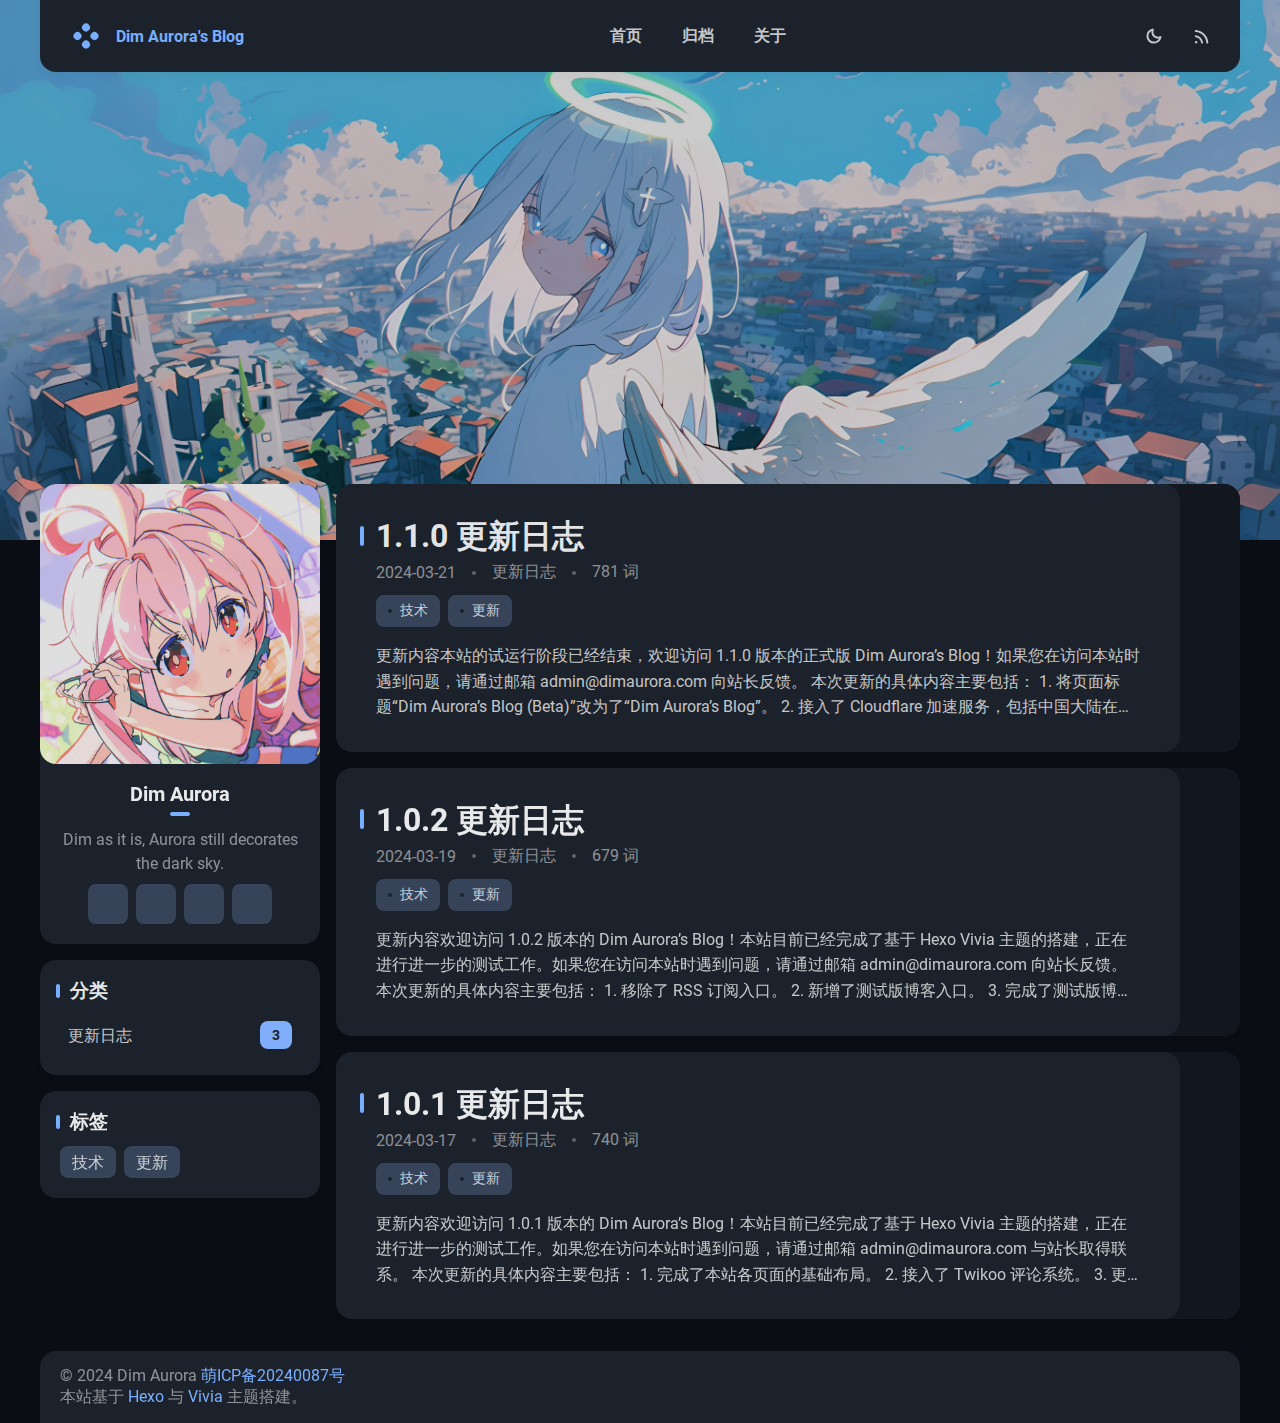
<file: index.html>
<!DOCTYPE html>


<html theme="dark" showBanner="true" hasBanner="true" > 
<link href="https://cdn.staticfile.org/font-awesome/6.4.2/css/fontawesome.min.css" rel="stylesheet">
<link href="https://cdn.staticfile.org/font-awesome/6.4.2/css/brands.min.css" rel="stylesheet">
<link href="https://cdn.staticfile.org/font-awesome/6.4.2/css/solid.min.css" rel="stylesheet">
<script src="/js/color.global.min.js" ></script>
<script src="/js/load-settings.js" ></script>
<head>
  <meta charset="utf-8">
  
  
  

  
  <title>Dim Aurora&#39;s Blog</title>
  <meta name="viewport" content="width=device-width, initial-scale=1, shrink-to-fit=no">

  <link rel="preload" href="/css/fonts/Roboto-Regular.ttf" as="font" type="font/ttf" crossorigin="anonymous">
  <link rel="preload" href="/css/fonts/Roboto-Bold.ttf" as="font" type="font/ttf" crossorigin="anonymous">

  <meta property="og:type" content="website">
<meta property="og:title" content="Dim Aurora&#39;s Blog">
<meta property="og:url" content="https://dimaurora.com/">
<meta property="og:site_name" content="Dim Aurora&#39;s Blog">
<meta property="og:locale" content="zh_CN">
<meta property="article:author" content="Dim Aurora">
<meta name="twitter:card" content="summary">
  
    <link rel="alternate" href="/atom.xml" title="Dim Aurora's Blog" type="application/atom+xml">
  
  
    <link rel="shortcut icon" href="/favicon.png">
  
  
<link rel="stylesheet" href="/css/style.css">

<meta name="generator" content="Hexo 7.1.1"></head>

<body>
  
  
    
<div id="banner" class=" is_home ">
  <img src="/banner.jpg" itemprop="image">
  <div id="banner-dim"></div>
</div>
 
   
  <div id="main-grid" class="  ">
    <div id="nav" class=" is_home "  >
      <navbar id="navbar">
  <nav id="title-nav">
    <a href="/">
      <div id="vivia-logo">
        <div class="dot"></div>
        <div class="dot"></div>
        <div class="dot"></div>
        <div class="dot"></div>
      </div>
      <div>Dim Aurora's Blog </div>
    </a>
  </nav>
  <nav id="main-nav">
    
      <a class="main-nav-link" href="/">首页</a>
    
      <a class="main-nav-link" href="/archives">归档</a>
    
      <a class="main-nav-link" href="/about">关于</a>
    
  </nav>
  <nav id="sub-nav">
    <a id="theme-btn" class="nav-icon">
      <span class="light-mode-icon"><svg xmlns="http://www.w3.org/2000/svg" height="20" viewBox="0 -960 960 960" width="20"><path d="M438.5-829.913v-48q0-17.452 11.963-29.476 11.964-12.024 29.326-12.024 17.363 0 29.537 12.024t12.174 29.476v48q0 17.452-11.963 29.476-11.964 12.024-29.326 12.024-17.363 0-29.537-12.024T438.5-829.913Zm0 747.826v-48q0-17.452 11.963-29.476 11.964-12.024 29.326-12.024 17.363 0 29.537 12.024t12.174 29.476v48q0 17.452-11.963 29.476-11.964 12.024-29.326 12.024-17.363 0-29.537-12.024T438.5-82.087ZM877.913-438.5h-48q-17.452 0-29.476-11.963-12.024-11.964-12.024-29.326 0-17.363 12.024-29.537t29.476-12.174h48q17.452 0 29.476 11.963 12.024 11.964 12.024 29.326 0 17.363-12.024 29.537T877.913-438.5Zm-747.826 0h-48q-17.452 0-29.476-11.963-12.024-11.964-12.024-29.326 0-17.363 12.024-29.537T82.087-521.5h48q17.452 0 29.476 11.963 12.024 11.964 12.024 29.326 0 17.363-12.024 29.537T130.087-438.5Zm660.174-290.87-34.239 32q-12.913 12.674-29.565 12.174-16.653-.5-29.327-13.174-12.674-12.673-12.554-28.826.12-16.152 12.794-28.826l33-35q12.913-12.674 30.454-12.674t30.163 12.847q12.709 12.846 12.328 30.826-.38 17.98-13.054 30.653ZM262.63-203.978l-32 34q-12.913 12.674-30.454 12.674t-30.163-12.847q-12.709-12.846-12.328-30.826.38-17.98 13.054-30.653l33.239-31q12.913-12.674 29.565-12.174 16.653.5 29.327 13.174 12.674 12.673 12.554 28.826-.12 16.152-12.794 28.826Zm466.74 33.239-32-33.239q-12.674-12.913-12.174-29.565.5-16.653 13.174-29.327 12.673-12.674 28.826-13.054 16.152-.38 28.826 12.294l35 33q12.674 12.913 12.674 30.454t-12.847 30.163q-12.846 12.709-30.826 12.328-17.98-.38-30.653-13.054ZM203.978-697.37l-34-33q-12.674-12.913-13.174-29.945-.5-17.033 12.174-29.707t31.326-13.293q18.653-.62 31.326 13.054l32 34.239q11.674 12.913 11.174 29.565-.5 16.653-13.174 29.327-12.673 12.674-28.826 12.554-16.152-.12-28.826-12.794ZM480-240q-100 0-170-70t-70-170q0-100 70-170t170-70q100 0 170 70t70 170q0 100-70 170t-170 70Zm-.247-82q65.703 0 111.475-46.272Q637-414.544 637-480.247t-45.525-111.228Q545.95-637 480.247-637t-111.475 45.525Q323-545.95 323-480.247t45.525 111.975Q414.05-322 479.753-322ZM481-481Z"/></svg></span>
      <span class="dark-mode-icon"><svg xmlns="http://www.w3.org/2000/svg" height="20" viewBox="0 -960 960 960" width="20"><path d="M480.239-116.413q-152.63 0-258.228-105.478Q116.413-327.37 116.413-480q0-130.935 77.739-227.435t206.304-125.043q43.022-9.631 63.87 10.869t3.478 62.805q-8.891 22.043-14.315 44.463-5.424 22.42-5.424 46.689 0 91.694 64.326 155.879 64.325 64.186 156.218 64.186 24.369 0 46.978-4.946 22.609-4.945 44.413-14.076 42.826-17.369 62.967 1.142 20.142 18.511 10.511 61.054Q807.174-280 712.63-198.206q-94.543 81.793-232.391 81.793Zm0-95q79.783 0 143.337-40.217 63.554-40.218 95.793-108.283-15.608 4.044-31.097 5.326-15.49 1.283-31.859.805-123.706-4.066-210.777-90.539-87.071-86.473-91.614-212.092-.24-16.369.923-31.978 1.164-15.609 5.446-30.978-67.826 32.478-108.282 96.152Q211.652-559.543 211.652-480q0 111.929 78.329 190.258 78.329 78.329 190.258 78.329ZM466.13-465.891Z"/></svg></span>
    </a>
    
      <a id="nav-rss-link" class="nav-icon mobile-hide" href="/atom.xml" title="RSS 订阅">
        <svg xmlns="http://www.w3.org/2000/svg" height="20" viewBox="0 -960 960 960" width="20"><path d="M198-120q-25.846 0-44.23-18.384-18.384-18.385-18.384-44.23 0-25.846 18.384-44.23 18.384-18.385 44.23-18.385 25.846 0 44.23 18.385 18.384 18.384 18.384 44.23 0 25.845-18.384 44.23Q223.846-120 198-120Zm538.385 0q-18.846 0-32.923-13.769-14.076-13.769-15.922-33.23-8.692-100.616-51.077-188.654-42.385-88.039-109.885-155.539-67.5-67.501-155.539-109.885Q283-663.462 182.385-672.154q-19.461-1.846-33.23-16.23-13.769-14.385-13.769-33.846t14.076-32.922q14.077-13.461 32.923-12.23 120.076 8.692 226.038 58.768 105.961 50.077 185.73 129.846 79.769 79.769 129.846 185.731 50.077 105.961 58.769 226.038 1.231 18.846-12.538 32.922Q756.461-120 736.385-120Zm-252 0q-18.231 0-32.423-13.461t-18.653-33.538Q418.155-264.23 348.886-333.5q-69.27-69.27-166.501-84.423-20.077-4.462-33.538-18.961-13.461-14.5-13.461-33.346 0-19.076 13.884-33.23 13.884-14.153 33.115-10.922 136.769 15.384 234.384 112.999 97.615 97.615 112.999 234.384 3.231 19.23-10.538 33.115Q505.461-120 484.385-120Z"/></svg>
      </a>
    
    <div id="nav-menu-btn" class="nav-icon">
      <svg xmlns="http://www.w3.org/2000/svg" height="20" viewBox="0 -960 960 960" width="20"><path d="M177.37-252.282q-17.453 0-29.477-11.964-12.024-11.963-12.024-29.326t12.024-29.537q12.024-12.174 29.477-12.174h605.26q17.453 0 29.477 11.964 12.024 11.963 12.024 29.326t-12.024 29.537q-12.024 12.174-29.477 12.174H177.37Zm0-186.218q-17.453 0-29.477-11.963-12.024-11.964-12.024-29.326 0-17.363 12.024-29.537T177.37-521.5h605.26q17.453 0 29.477 11.963 12.024 11.964 12.024 29.326 0 17.363-12.024 29.537T782.63-438.5H177.37Zm0-186.217q-17.453 0-29.477-11.964-12.024-11.963-12.024-29.326t12.024-29.537q12.024-12.174 29.477-12.174h605.26q17.453 0 29.477 11.964 12.024 11.963 12.024 29.326t-12.024 29.537q-12.024 12.174-29.477 12.174H177.37Z"/></svg>
    </div>
  </nav>
</navbar>
<div id="nav-dropdown" class="hidden">
  <div id="dropdown-link-list">
    
      <a class="nav-dropdown-link" href="/">首页</a>
    
      <a class="nav-dropdown-link" href="/archives">归档</a>
    
      <a class="nav-dropdown-link" href="/about">关于</a>
    
    
      <a class="nav-dropdown-link" href="/atom.xml" title="RSS 订阅">RSS</a>
     
    </div>
</div>
<script>
  let dropdownBtn = document.getElementById("nav-menu-btn");
  let dropdownEle = document.getElementById("nav-dropdown");
  dropdownBtn.onclick = function() {
    dropdownEle.classList.toggle("hidden");
  }
</script>
    </div>
    <div id="sidebar-wrapper">
      <sidebar id="sidebar">
  
    <div class="widget-wrap">
  <div class="info-card">
    <div class="avatar">
      
        <image src=/avatar.jpg></image>
      
      <div class="img-dim"></div>
    </div>
    <div class="info">
      <div class="username">Dim Aurora </div>
      <div class="dot"></div>
      <div class="subtitle">Dim as it is, Aurora still decorates the dark sky. </div>
      <div class="link-list">
        
          <a class="link-btn" target="_blank" rel="noopener" href="https://weibo.com/Aurora0825" title="微博"><i class="fa-brands fa-weibo"></i></a>
        
          <a class="link-btn" target="_blank" rel="noopener" href="https://twitter.com/DimAurora" title="X"><i class="fa-brands fa-x-twitter"></i></a>
        
          <a class="link-btn" target="_blank" rel="noopener" href="https://github.com/DimAurora0825" title="GitHub"><i class="fa-brands fa-github"></i></a>
        
          <a class="link-btn" href="/about" title="更多"><i class="fa-solid fa-ellipsis"></i></a>
         
      </div>  
    </div>
  </div>
</div>

  
  <div class="sticky">
    
      


  <div class="widget-wrap">
    <div class="widget">
      <h3 class="widget-title">分类</h3>
      <div class="category-box">
            <a class="category-link" href="/categories/%E6%9B%B4%E6%96%B0%E6%97%A5%E5%BF%97/">
                更新日志
                <div class="category-count">3</div>
            </a>
        </div>
    </div>
  </div>


    
      
  <div class="widget-wrap">
    <div class="widget">
      <h3 class="widget-title">标签</h3>
      <ul class="widget-tag-list" itemprop="keywords"><li class="widget-tag-list-item"><a class="widget-tag-list-link" href="/tags/%E6%8A%80%E6%9C%AF/" rel="tag">技术</a></li><li class="widget-tag-list-item"><a class="widget-tag-list-link" href="/tags/%E6%9B%B4%E6%96%B0/" rel="tag">更新</a></li></ul>
    </div>
  </div>


    
  </div>
</sidebar>
    </div>
    <div id="content-body">
      
   


<article id="post-Update_1.1.0" class="h-entry article article-type-post" itemprop="blogPost" itemscope itemtype="https://schema.org/BlogPosting">
   
  <div class="article-inner">
    <div class="article-main">
      <header class="article-header">
        
<div class="main-title-bar">
  <div class="main-title-dot"></div>
  
    
      <h1 itemprop="name">
        <a class="p-name article-title" href="/2024/03/21/Update_1.1.0/">1.1.0 更新日志</a>
      </h1>
    
  
</div>

        <div class='meta-info-bar'>
          <div class="meta-info">
  <time class="dt-published" datetime="2024-03-21T09:53:44.000Z" itemprop="datePublished">2024-03-21</time>
</div>
          <div class="need-seperator meta-info">
            <div class="meta-cate-flex">
  
  <a class="meta-cate-link" href="/categories/%E6%9B%B4%E6%96%B0%E6%97%A5%E5%BF%97/">更新日志</a>
   
</div>
  
          </div>
          <div class="wordcount need-seperator meta-info">
            781 词 
          </div>
        </div>
        
  <ul class="article-tag-list" itemprop="keywords"><li class="article-tag-list-item"><a class="article-tag-list-link" href="/tags/%E6%8A%80%E6%9C%AF/" rel="tag">技术</a></li><li class="article-tag-list-item"><a class="article-tag-list-link" href="/tags/%E6%9B%B4%E6%96%B0/" rel="tag">更新</a></li></ul>

      </header>
      <div class="e-content article-entry" itemprop="articleBody">
        
          <div class="truncate-text">
            
              更新内容本站的试运行阶段已经结束，欢迎访问 1.1.0 版本的正式版 Dim Aurora’s Blog！如果您在访问本站时遇到问题，请通过邮箱 &#x61;&#100;&#109;&#105;&#x6e;&#64;&#x64;&#x69;&#109;&#x61;&#x75;&#114;&#111;&#114;&#x61;&#x2e;&#x63;&#x6f;&#x6d; 向站长反馈。
本次更新的具体内容主要包括：
1. 将页面标题“Dim Aurora’s Blog (Beta)”改为了“Dim Aurora’s Blog”。
2. 接入了 Cloudflare 加速服务，包括中国大陆在内的部分地区访问本站时速度缓慢的问题得到明显改善。
3. 移除了测试版博客入口。
4. 恢复了 RSS 订阅入口。
5. 更新了网页图标。
6. 修改了页尾文本。
7. 修复了当位于页面最顶端时，页面右上方的按钮无法交互的问题。
8. 完成了萌国 ICP 备案。（萌ICP备20240087号）
已知问题在当前版本中，还存在以下已知的问题。
1. 站长因为熬夜更新，掉了几根头发。
2. 站长为了续租...
            
          </div>
        
      </div>

         
    </div>
    
     
    <a class="right-panel  non-pic  "
      
      href="/2024/03/21/Update_1.1.0/" 
    >
       
      <i class="fa-solid fa-angle-right non-pic"></i>
       
    </a>
     
  </div>
  
</article>






   


<article id="post-Update_1.0.2" class="h-entry article article-type-post" itemprop="blogPost" itemscope itemtype="https://schema.org/BlogPosting">
   
  <div class="article-inner">
    <div class="article-main">
      <header class="article-header">
        
<div class="main-title-bar">
  <div class="main-title-dot"></div>
  
    
      <h1 itemprop="name">
        <a class="p-name article-title" href="/2024/03/19/Update_1.0.2/">1.0.2 更新日志</a>
      </h1>
    
  
</div>

        <div class='meta-info-bar'>
          <div class="meta-info">
  <time class="dt-published" datetime="2024-03-18T16:57:09.000Z" itemprop="datePublished">2024-03-19</time>
</div>
          <div class="need-seperator meta-info">
            <div class="meta-cate-flex">
  
  <a class="meta-cate-link" href="/categories/%E6%9B%B4%E6%96%B0%E6%97%A5%E5%BF%97/">更新日志</a>
   
</div>
  
          </div>
          <div class="wordcount need-seperator meta-info">
            679 词 
          </div>
        </div>
        
  <ul class="article-tag-list" itemprop="keywords"><li class="article-tag-list-item"><a class="article-tag-list-link" href="/tags/%E6%8A%80%E6%9C%AF/" rel="tag">技术</a></li><li class="article-tag-list-item"><a class="article-tag-list-link" href="/tags/%E6%9B%B4%E6%96%B0/" rel="tag">更新</a></li></ul>

      </header>
      <div class="e-content article-entry" itemprop="articleBody">
        
          <div class="truncate-text">
            
              更新内容欢迎访问 1.0.2 版本的 Dim Aurora’s Blog！本站目前已经完成了基于 Hexo Vivia 主题的搭建，正在进行进一步的测试工作。如果您在访问本站时遇到问题，请通过邮箱 &#x61;&#100;&#109;&#105;&#x6e;&#x40;&#100;&#105;&#x6d;&#97;&#x75;&#x72;&#x6f;&#x72;&#x61;&#x2e;&#99;&#x6f;&#x6d; 向站长反馈。
本次更新的具体内容主要包括：
1. 移除了 RSS 订阅入口。
2. 新增了测试版博客入口。
3. 完成了测试版博客各页面的基础布局和过渡动画。
4. 测试版新增了“关于”页。
已知问题在当前版本中，还存在以下已知的问题。
1. 当位于页面最顶端时，页面右上方的深色模式切换按钮无法交互。
2. 部分地区（如中国大陆）访问缓慢或无法正常访问。
关于本站的未来发展Dim Aurora 未来在本站发布的文章，包括但不限于技术分享、资源分享、随笔、生活记录等主题。
本站目前是基于 GitHub Pages 进行部署的。Dim Aurora 正在考察为本站申请...
            
          </div>
        
      </div>

         
    </div>
    
     
    <a class="right-panel  non-pic  "
      
      href="/2024/03/19/Update_1.0.2/" 
    >
       
      <i class="fa-solid fa-angle-right non-pic"></i>
       
    </a>
     
  </div>
  
</article>






   


<article id="post-Update_1.0.1" class="h-entry article article-type-post" itemprop="blogPost" itemscope itemtype="https://schema.org/BlogPosting">
   
  <div class="article-inner">
    <div class="article-main">
      <header class="article-header">
        
<div class="main-title-bar">
  <div class="main-title-dot"></div>
  
    
      <h1 itemprop="name">
        <a class="p-name article-title" href="/2024/03/17/Update_1.0.1/">1.0.1 更新日志</a>
      </h1>
    
  
</div>

        <div class='meta-info-bar'>
          <div class="meta-info">
  <time class="dt-published" datetime="2024-03-17T07:46:38.000Z" itemprop="datePublished">2024-03-17</time>
</div>
          <div class="need-seperator meta-info">
            <div class="meta-cate-flex">
  
  <a class="meta-cate-link" href="/categories/%E6%9B%B4%E6%96%B0%E6%97%A5%E5%BF%97/">更新日志</a>
   
</div>
  
          </div>
          <div class="wordcount need-seperator meta-info">
            740 词 
          </div>
        </div>
        
  <ul class="article-tag-list" itemprop="keywords"><li class="article-tag-list-item"><a class="article-tag-list-link" href="/tags/%E6%8A%80%E6%9C%AF/" rel="tag">技术</a></li><li class="article-tag-list-item"><a class="article-tag-list-link" href="/tags/%E6%9B%B4%E6%96%B0/" rel="tag">更新</a></li></ul>

      </header>
      <div class="e-content article-entry" itemprop="articleBody">
        
          <div class="truncate-text">
            
              更新内容欢迎访问 1.0.1 版本的 Dim Aurora’s Blog！本站目前已经完成了基于 Hexo Vivia 主题的搭建，正在进行进一步的测试工作。如果您在访问本站时遇到问题，请通过邮箱 &#x61;&#100;&#109;&#105;&#x6e;&#x40;&#100;&#x69;&#x6d;&#97;&#117;&#x72;&#x6f;&#114;&#97;&#46;&#99;&#111;&#x6d; 与站长取得联系。
本次更新的具体内容主要包括：
1. 完成了本站各页面的基础布局。
2. 接入了 Twikoo 评论系统。
3. 更新了 Dim Aurora 的社交媒体账号和联系方式。
4. 新增了“关于”页。
5. 完成了基于 GitHub Pages 的部署。
已知问题在当前版本中，还存在以下已知的问题。
1. 当位于页面最顶端时，页面右上方的 RSS 订阅按钮无法交互。
2. 部分地区（如中国大陆）访问缓慢或无法正常访问。
关于本站的未来发展Dim Aurora 未来在本站发布的文章，包括但不限于技术分享、资源分享、随笔、生活记录等主题。
本站目前是基于 Gi...
            
          </div>
        
      </div>

         
    </div>
    
     
    <a class="right-panel  non-pic  "
      
      href="/2024/03/17/Update_1.0.1/" 
    >
       
      <i class="fa-solid fa-angle-right non-pic"></i>
       
    </a>
     
  </div>
  
</article>








    </div>
    <div id="footer-wrapper">
      <footer id="footer">
  
  <div id="footer-info" class="inner">
    
    &copy; 2024 Dim Aurora <a href="https://icp.gov.moe/?keyword=20240087" target="_blank">萌ICP备20240087号</a><br>
    本站基于 <a href="https://hexo.io" target="_blank">Hexo</a> 与 <a href="https://github.com/saicaca/hexo-theme-vivia" target="_blank">Vivia</a> 主题搭建。
  </div>
</footer>
    </div>
    <div class="back-to-top-wrapper">
    <button id="back-to-top-btn" class="back-to-top-btn hide" onclick="topFunction()">
        <i class="fa-solid fa-angle-up"></i>
    </button>
</div>

<script>
    function topFunction() {
        window.scroll({ top: 0, behavior: 'smooth' });
    }
    let btn = document.getElementById('back-to-top-btn');
    function scrollFunction() {
        if (document.body.scrollTop > 600 || document.documentElement.scrollTop > 600) {
            btn.classList.remove('hide')
        } else {
            btn.classList.add('hide')
        }
    }
    window.onscroll = function() {
        scrollFunction();
    }
</script>
  </div>
  <script src="/js/light-dark-switch.js"></script>
</body>
</html>
</file>
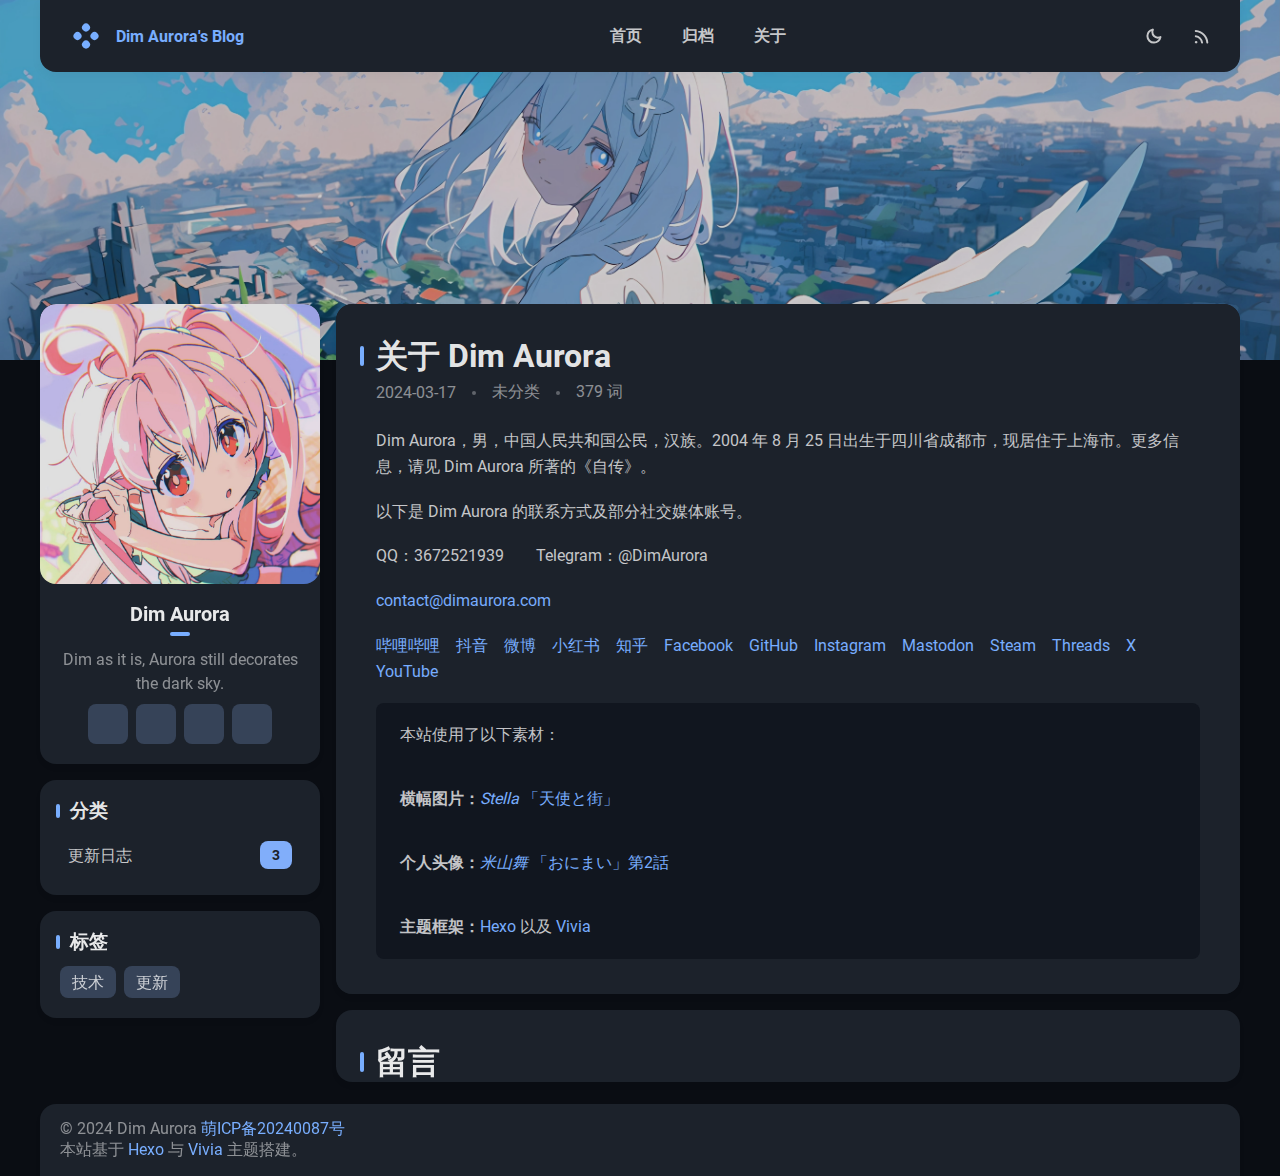
<file: about/index.html>
<!DOCTYPE html>


<html theme="dark" showBanner="true" hasBanner="true" > 
<link href="https://cdn.staticfile.org/font-awesome/6.4.2/css/fontawesome.min.css" rel="stylesheet">
<link href="https://cdn.staticfile.org/font-awesome/6.4.2/css/brands.min.css" rel="stylesheet">
<link href="https://cdn.staticfile.org/font-awesome/6.4.2/css/solid.min.css" rel="stylesheet">
<script src="/js/color.global.min.js" ></script>
<script src="/js/load-settings.js" ></script>
<head>
  <meta charset="utf-8">
  
  
  

  
  <title>关于 Dim Aurora | Dim Aurora&#39;s Blog</title>
  <meta name="viewport" content="width=device-width, initial-scale=1, shrink-to-fit=no">

  <link rel="preload" href="/css/fonts/Roboto-Regular.ttf" as="font" type="font/ttf" crossorigin="anonymous">
  <link rel="preload" href="/css/fonts/Roboto-Bold.ttf" as="font" type="font/ttf" crossorigin="anonymous">

  <meta name="description" content="Dim Aurora，男，中国人民共和国公民，汉族。2004 年 8 月 25 日出生于四川省成都市，现居住于上海市。更多信息，请见 Dim Aurora 所著的《自传》。 以下是 Dim Aurora 的联系方式及部分社交媒体账号。 QQ：3672521939　　Telegram：@DimAurora &#99;&#111;&#x6e;&#116;&#97;&#99;&#x74;&#64;&amp;#x">
<meta property="og:type" content="website">
<meta property="og:title" content="关于 Dim Aurora">
<meta property="og:url" content="https://dimaurora.com/about/">
<meta property="og:site_name" content="Dim Aurora&#39;s Blog">
<meta property="og:description" content="Dim Aurora，男，中国人民共和国公民，汉族。2004 年 8 月 25 日出生于四川省成都市，现居住于上海市。更多信息，请见 Dim Aurora 所著的《自传》。 以下是 Dim Aurora 的联系方式及部分社交媒体账号。 QQ：3672521939　　Telegram：@DimAurora &#99;&#111;&#x6e;&#116;&#97;&#99;&#x74;&#64;&amp;#x">
<meta property="og:locale" content="zh_CN">
<meta property="article:published_time" content="2024-03-17T07:38:47.721Z">
<meta property="article:modified_time" content="2024-03-17T07:38:47.721Z">
<meta property="article:author" content="Dim Aurora">
<meta name="twitter:card" content="summary">
  
    <link rel="alternate" href="/atom.xml" title="Dim Aurora's Blog" type="application/atom+xml">
  
  
    <link rel="shortcut icon" href="/favicon.png">
  
  
<link rel="stylesheet" href="/css/style.css">

<meta name="generator" content="Hexo 7.1.1"></head>

<body>
  
  
    
<div id="banner" class="">
  <img src="/banner.jpg" itemprop="image">
  <div id="banner-dim"></div>
</div>
 
   
  <div id="main-grid" class="  ">
    <div id="nav" class=""  >
      <navbar id="navbar">
  <nav id="title-nav">
    <a href="/">
      <div id="vivia-logo">
        <div class="dot"></div>
        <div class="dot"></div>
        <div class="dot"></div>
        <div class="dot"></div>
      </div>
      <div>Dim Aurora's Blog </div>
    </a>
  </nav>
  <nav id="main-nav">
    
      <a class="main-nav-link" href="/">首页</a>
    
      <a class="main-nav-link" href="/archives">归档</a>
    
      <a class="main-nav-link" href="/about">关于</a>
    
  </nav>
  <nav id="sub-nav">
    <a id="theme-btn" class="nav-icon">
      <span class="light-mode-icon"><svg xmlns="http://www.w3.org/2000/svg" height="20" viewBox="0 -960 960 960" width="20"><path d="M438.5-829.913v-48q0-17.452 11.963-29.476 11.964-12.024 29.326-12.024 17.363 0 29.537 12.024t12.174 29.476v48q0 17.452-11.963 29.476-11.964 12.024-29.326 12.024-17.363 0-29.537-12.024T438.5-829.913Zm0 747.826v-48q0-17.452 11.963-29.476 11.964-12.024 29.326-12.024 17.363 0 29.537 12.024t12.174 29.476v48q0 17.452-11.963 29.476-11.964 12.024-29.326 12.024-17.363 0-29.537-12.024T438.5-82.087ZM877.913-438.5h-48q-17.452 0-29.476-11.963-12.024-11.964-12.024-29.326 0-17.363 12.024-29.537t29.476-12.174h48q17.452 0 29.476 11.963 12.024 11.964 12.024 29.326 0 17.363-12.024 29.537T877.913-438.5Zm-747.826 0h-48q-17.452 0-29.476-11.963-12.024-11.964-12.024-29.326 0-17.363 12.024-29.537T82.087-521.5h48q17.452 0 29.476 11.963 12.024 11.964 12.024 29.326 0 17.363-12.024 29.537T130.087-438.5Zm660.174-290.87-34.239 32q-12.913 12.674-29.565 12.174-16.653-.5-29.327-13.174-12.674-12.673-12.554-28.826.12-16.152 12.794-28.826l33-35q12.913-12.674 30.454-12.674t30.163 12.847q12.709 12.846 12.328 30.826-.38 17.98-13.054 30.653ZM262.63-203.978l-32 34q-12.913 12.674-30.454 12.674t-30.163-12.847q-12.709-12.846-12.328-30.826.38-17.98 13.054-30.653l33.239-31q12.913-12.674 29.565-12.174 16.653.5 29.327 13.174 12.674 12.673 12.554 28.826-.12 16.152-12.794 28.826Zm466.74 33.239-32-33.239q-12.674-12.913-12.174-29.565.5-16.653 13.174-29.327 12.673-12.674 28.826-13.054 16.152-.38 28.826 12.294l35 33q12.674 12.913 12.674 30.454t-12.847 30.163q-12.846 12.709-30.826 12.328-17.98-.38-30.653-13.054ZM203.978-697.37l-34-33q-12.674-12.913-13.174-29.945-.5-17.033 12.174-29.707t31.326-13.293q18.653-.62 31.326 13.054l32 34.239q11.674 12.913 11.174 29.565-.5 16.653-13.174 29.327-12.673 12.674-28.826 12.554-16.152-.12-28.826-12.794ZM480-240q-100 0-170-70t-70-170q0-100 70-170t170-70q100 0 170 70t70 170q0 100-70 170t-170 70Zm-.247-82q65.703 0 111.475-46.272Q637-414.544 637-480.247t-45.525-111.228Q545.95-637 480.247-637t-111.475 45.525Q323-545.95 323-480.247t45.525 111.975Q414.05-322 479.753-322ZM481-481Z"/></svg></span>
      <span class="dark-mode-icon"><svg xmlns="http://www.w3.org/2000/svg" height="20" viewBox="0 -960 960 960" width="20"><path d="M480.239-116.413q-152.63 0-258.228-105.478Q116.413-327.37 116.413-480q0-130.935 77.739-227.435t206.304-125.043q43.022-9.631 63.87 10.869t3.478 62.805q-8.891 22.043-14.315 44.463-5.424 22.42-5.424 46.689 0 91.694 64.326 155.879 64.325 64.186 156.218 64.186 24.369 0 46.978-4.946 22.609-4.945 44.413-14.076 42.826-17.369 62.967 1.142 20.142 18.511 10.511 61.054Q807.174-280 712.63-198.206q-94.543 81.793-232.391 81.793Zm0-95q79.783 0 143.337-40.217 63.554-40.218 95.793-108.283-15.608 4.044-31.097 5.326-15.49 1.283-31.859.805-123.706-4.066-210.777-90.539-87.071-86.473-91.614-212.092-.24-16.369.923-31.978 1.164-15.609 5.446-30.978-67.826 32.478-108.282 96.152Q211.652-559.543 211.652-480q0 111.929 78.329 190.258 78.329 78.329 190.258 78.329ZM466.13-465.891Z"/></svg></span>
    </a>
    
      <a id="nav-rss-link" class="nav-icon mobile-hide" href="/atom.xml" title="RSS 订阅">
        <svg xmlns="http://www.w3.org/2000/svg" height="20" viewBox="0 -960 960 960" width="20"><path d="M198-120q-25.846 0-44.23-18.384-18.384-18.385-18.384-44.23 0-25.846 18.384-44.23 18.384-18.385 44.23-18.385 25.846 0 44.23 18.385 18.384 18.384 18.384 44.23 0 25.845-18.384 44.23Q223.846-120 198-120Zm538.385 0q-18.846 0-32.923-13.769-14.076-13.769-15.922-33.23-8.692-100.616-51.077-188.654-42.385-88.039-109.885-155.539-67.5-67.501-155.539-109.885Q283-663.462 182.385-672.154q-19.461-1.846-33.23-16.23-13.769-14.385-13.769-33.846t14.076-32.922q14.077-13.461 32.923-12.23 120.076 8.692 226.038 58.768 105.961 50.077 185.73 129.846 79.769 79.769 129.846 185.731 50.077 105.961 58.769 226.038 1.231 18.846-12.538 32.922Q756.461-120 736.385-120Zm-252 0q-18.231 0-32.423-13.461t-18.653-33.538Q418.155-264.23 348.886-333.5q-69.27-69.27-166.501-84.423-20.077-4.462-33.538-18.961-13.461-14.5-13.461-33.346 0-19.076 13.884-33.23 13.884-14.153 33.115-10.922 136.769 15.384 234.384 112.999 97.615 97.615 112.999 234.384 3.231 19.23-10.538 33.115Q505.461-120 484.385-120Z"/></svg>
      </a>
    
    <div id="nav-menu-btn" class="nav-icon">
      <svg xmlns="http://www.w3.org/2000/svg" height="20" viewBox="0 -960 960 960" width="20"><path d="M177.37-252.282q-17.453 0-29.477-11.964-12.024-11.963-12.024-29.326t12.024-29.537q12.024-12.174 29.477-12.174h605.26q17.453 0 29.477 11.964 12.024 11.963 12.024 29.326t-12.024 29.537q-12.024 12.174-29.477 12.174H177.37Zm0-186.218q-17.453 0-29.477-11.963-12.024-11.964-12.024-29.326 0-17.363 12.024-29.537T177.37-521.5h605.26q17.453 0 29.477 11.963 12.024 11.964 12.024 29.326 0 17.363-12.024 29.537T782.63-438.5H177.37Zm0-186.217q-17.453 0-29.477-11.964-12.024-11.963-12.024-29.326t12.024-29.537q12.024-12.174 29.477-12.174h605.26q17.453 0 29.477 11.964 12.024 11.963 12.024 29.326t-12.024 29.537q-12.024 12.174-29.477 12.174H177.37Z"/></svg>
    </div>
  </nav>
</navbar>
<div id="nav-dropdown" class="hidden">
  <div id="dropdown-link-list">
    
      <a class="nav-dropdown-link" href="/">首页</a>
    
      <a class="nav-dropdown-link" href="/archives">归档</a>
    
      <a class="nav-dropdown-link" href="/about">关于</a>
    
    
      <a class="nav-dropdown-link" href="/atom.xml" title="RSS 订阅">RSS</a>
     
    </div>
</div>
<script>
  let dropdownBtn = document.getElementById("nav-menu-btn");
  let dropdownEle = document.getElementById("nav-dropdown");
  dropdownBtn.onclick = function() {
    dropdownEle.classList.toggle("hidden");
  }
</script>
    </div>
    <div id="sidebar-wrapper">
      <sidebar id="sidebar">
  
    <div class="widget-wrap">
  <div class="info-card">
    <div class="avatar">
      
        <image src=/avatar.jpg></image>
      
      <div class="img-dim"></div>
    </div>
    <div class="info">
      <div class="username">Dim Aurora </div>
      <div class="dot"></div>
      <div class="subtitle">Dim as it is, Aurora still decorates the dark sky. </div>
      <div class="link-list">
        
          <a class="link-btn" target="_blank" rel="noopener" href="https://weibo.com/Aurora0825" title="微博"><i class="fa-brands fa-weibo"></i></a>
        
          <a class="link-btn" target="_blank" rel="noopener" href="https://twitter.com/DimAurora" title="X"><i class="fa-brands fa-x-twitter"></i></a>
        
          <a class="link-btn" target="_blank" rel="noopener" href="https://github.com/DimAurora0825" title="GitHub"><i class="fa-brands fa-github"></i></a>
        
          <a class="link-btn" href="/about" title="更多"><i class="fa-solid fa-ellipsis"></i></a>
         
      </div>  
    </div>
  </div>
</div>

  
  <div class="sticky">
    
      


  <div class="widget-wrap">
    <div class="widget">
      <h3 class="widget-title">分类</h3>
      <div class="category-box">
            <a class="category-link" href="/categories/%E6%9B%B4%E6%96%B0%E6%97%A5%E5%BF%97/">
                更新日志
                <div class="category-count">3</div>
            </a>
        </div>
    </div>
  </div>


    
      
  <div class="widget-wrap">
    <div class="widget">
      <h3 class="widget-title">标签</h3>
      <ul class="widget-tag-list" itemprop="keywords"><li class="widget-tag-list-item"><a class="widget-tag-list-link" href="/tags/%E6%8A%80%E6%9C%AF/" rel="tag">技术</a></li><li class="widget-tag-list-item"><a class="widget-tag-list-link" href="/tags/%E6%9B%B4%E6%96%B0/" rel="tag">更新</a></li></ul>
    </div>
  </div>


    
  </div>
</sidebar>
    </div>
    <div id="content-body">
       


<article id="page-" class="h-entry article article-type-page" itemprop="blogPost" itemscope itemtype="https://schema.org/BlogPosting">
   
  <div class="article-inner">
    <div class="article-main">
      <header class="article-header">
        
<div class="main-title-bar">
  <div class="main-title-dot"></div>
  
    
      <h1 class="p-name article-title" itemprop="headline name">
        关于 Dim Aurora
      </h1>
    
  
</div>

        <div class='meta-info-bar'>
          <div class="meta-info">
  <time class="dt-published" datetime="2024-03-17T07:38:47.721Z" itemprop="datePublished">2024-03-17</time>
</div>
          <div class="need-seperator meta-info">
            <div class="meta-cate-flex">
  
    未分类 
   
</div>
  
          </div>
          <div class="wordcount need-seperator meta-info">
            379 词 
          </div>
        </div>
        
      </header>
      <div class="e-content article-entry" itemprop="articleBody">
        
          <p>Dim Aurora，男，中国人民共和国公民，汉族。2004 年 8 月 25 日出生于四川省成都市，现居住于上海市。更多信息，请见 Dim Aurora 所著的《自传》。</p>
<p>以下是 Dim Aurora 的联系方式及部分社交媒体账号。</p>
<p>QQ：3672521939　　Telegram：@DimAurora</p>
<p><a href="mailto:&#99;&#111;&#x6e;&#116;&#97;&#99;&#x74;&#64;&#x64;&#x69;&#109;&#97;&#x75;&#x72;&#x6f;&#x72;&#97;&#46;&#x63;&#111;&#x6d;">&#99;&#111;&#x6e;&#116;&#97;&#99;&#x74;&#64;&#x64;&#x69;&#109;&#97;&#x75;&#x72;&#x6f;&#x72;&#97;&#46;&#x63;&#111;&#x6d;</a></p>
<p><a target="_blank" rel="noopener" href="https://space.bilibili.com/589806171">哔哩哔哩</a>　<a target="_blank" rel="noopener" href="https://v.douyin.com/iFmBdXwA">抖音</a>　<a target="_blank" rel="noopener" href="https://weibo.com/Aurora0825">微博</a>　<a target="_blank" rel="noopener" href="https://xiaohongshu.com/user/profile/62e859e3000000001f006f0f">小红书</a>　<a target="_blank" rel="noopener" href="https://zhihu.com/people/DimAurora">知乎</a>　<a target="_blank" rel="noopener" href="https://facebook.com/dim.aurora">Facebook</a>　<a target="_blank" rel="noopener" href="https://github.com/DimAurora0825">GitHub</a>　<a target="_blank" rel="noopener" href="https://instagram.com/dim.aurora">Instagram</a>　<a target="_blank" rel="noopener" href="https://mastodon.social/DimAurora">Mastodon</a>　<a target="_blank" rel="noopener" href="https://steamcommunity.com/id/dimaurora0825">Steam</a>　<a target="_blank" rel="noopener" href="https://threads.net/dim.aurora">Threads</a>　<a target="_blank" rel="noopener" href="https://twitter.com/DimAurora">X</a>　<a target="_blank" rel="noopener" href="https://youtube.com/@DimAurora0825">YouTube</a></p>
<blockquote>
<p>本站使用了以下素材：</p>
<p><strong>横幅图片：</strong><a target="_blank" rel="noopener" href="https://www.pixiv.net/users/93273965"><em>Stella</em></a> <a target="_blank" rel="noopener" href="https://www.pixiv.net/artworks/110116673">「天使と街」</a></p>
<p><strong>个人头像：</strong><a target="_blank" rel="noopener" href="https://www.pixiv.net/users/1554775"><em>米山舞</em></a> <a target="_blank" rel="noopener" href="https://x.com/onimai_anime/status/1613558216188923908">「おにまい」第2話</a></p>
<p><strong>主题框架：</strong><a target="_blank" rel="noopener" href="https://hexo.io/">Hexo</a> 以及 <a target="_blank" rel="noopener" href="https://github.com/saicaca/hexo-theme-vivia">Vivia</a></p>
</blockquote>

        
      </div>

         
    </div>
    
     
  </div>
  
    

  
</article>




  <script src="https://cdn.staticfile.org/twikoo/1.6.26/twikoo.all.min.js"></script>
  <div id="comment-card" class="comment-card">
    <div class="main-title-bar">
      <div class="main-title-dot"></div>
      <div class="main-title">留言 </div>
    </div>
    <div id="tcomment"></div>
  </div>
  <script>
      twikoo.init({
          envId: 'https://dimaurora-blogcomment.hf.space',
          el: '#tcomment',
          region: '',
          path: 'location.pathname',
          lang: '',
      })
  </script>
  

    </div>
    <div id="footer-wrapper">
      <footer id="footer">
  
  <div id="footer-info" class="inner">
    
    &copy; 2024 Dim Aurora <a href="https://icp.gov.moe/?keyword=20240087" target="_blank">萌ICP备20240087号</a><br>
    本站基于 <a href="https://hexo.io" target="_blank">Hexo</a> 与 <a href="https://github.com/saicaca/hexo-theme-vivia" target="_blank">Vivia</a> 主题搭建。
  </div>
</footer>
    </div>
    <div class="back-to-top-wrapper">
    <button id="back-to-top-btn" class="back-to-top-btn hide" onclick="topFunction()">
        <i class="fa-solid fa-angle-up"></i>
    </button>
</div>

<script>
    function topFunction() {
        window.scroll({ top: 0, behavior: 'smooth' });
    }
    let btn = document.getElementById('back-to-top-btn');
    function scrollFunction() {
        if (document.body.scrollTop > 600 || document.documentElement.scrollTop > 600) {
            btn.classList.remove('hide')
        } else {
            btn.classList.add('hide')
        }
    }
    window.onscroll = function() {
        scrollFunction();
    }
</script>
  </div>
  <script src="/js/light-dark-switch.js"></script>
</body>
</html>
</file>
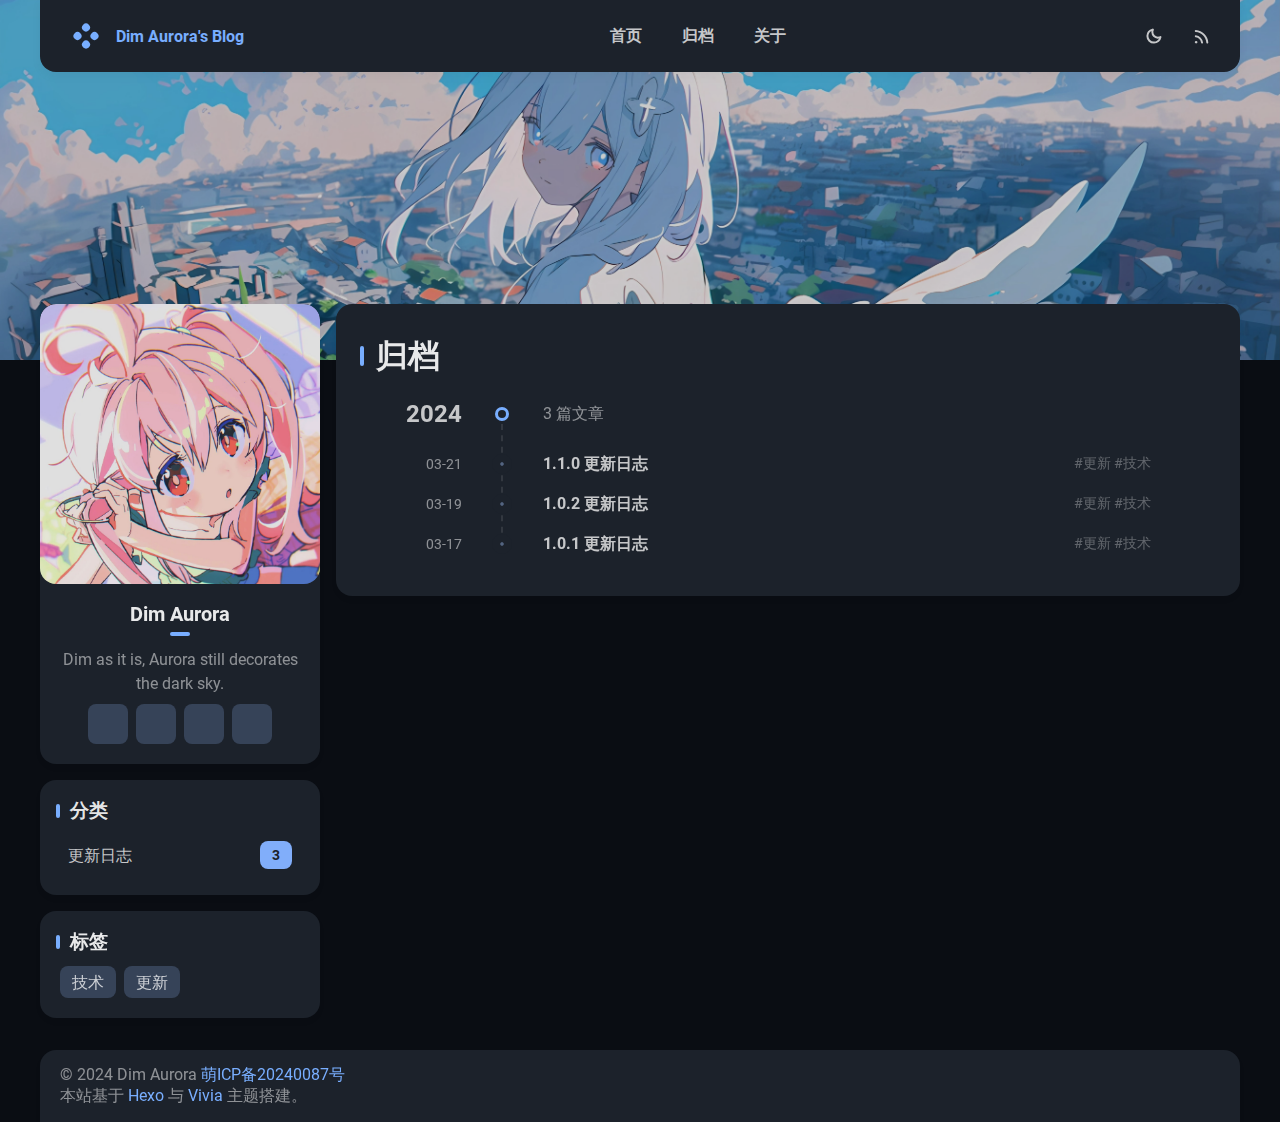
<file: archives/index.html>
<!DOCTYPE html>


<html theme="dark" showBanner="true" hasBanner="true" > 
<link href="https://cdn.staticfile.org/font-awesome/6.4.2/css/fontawesome.min.css" rel="stylesheet">
<link href="https://cdn.staticfile.org/font-awesome/6.4.2/css/brands.min.css" rel="stylesheet">
<link href="https://cdn.staticfile.org/font-awesome/6.4.2/css/solid.min.css" rel="stylesheet">
<script src="/js/color.global.min.js" ></script>
<script src="/js/load-settings.js" ></script>
<head>
  <meta charset="utf-8">
  
  
  

  
  <title>归档 | Dim Aurora&#39;s Blog</title>
  <meta name="viewport" content="width=device-width, initial-scale=1, shrink-to-fit=no">

  <link rel="preload" href="/css/fonts/Roboto-Regular.ttf" as="font" type="font/ttf" crossorigin="anonymous">
  <link rel="preload" href="/css/fonts/Roboto-Bold.ttf" as="font" type="font/ttf" crossorigin="anonymous">

  <meta property="og:type" content="website">
<meta property="og:title" content="Dim Aurora&#39;s Blog">
<meta property="og:url" content="https://dimaurora.com/archives/">
<meta property="og:site_name" content="Dim Aurora&#39;s Blog">
<meta property="og:locale" content="zh_CN">
<meta property="article:author" content="Dim Aurora">
<meta name="twitter:card" content="summary">
  
    <link rel="alternate" href="/atom.xml" title="Dim Aurora's Blog" type="application/atom+xml">
  
  
    <link rel="shortcut icon" href="/favicon.png">
  
  
<link rel="stylesheet" href="/css/style.css">

<meta name="generator" content="Hexo 7.1.1"></head>

<body>
  
  
    
<div id="banner" class="">
  <img src="/banner.jpg" itemprop="image">
  <div id="banner-dim"></div>
</div>
 
   
  <div id="main-grid" class="  ">
    <div id="nav" class=""  >
      <navbar id="navbar">
  <nav id="title-nav">
    <a href="/">
      <div id="vivia-logo">
        <div class="dot"></div>
        <div class="dot"></div>
        <div class="dot"></div>
        <div class="dot"></div>
      </div>
      <div>Dim Aurora's Blog </div>
    </a>
  </nav>
  <nav id="main-nav">
    
      <a class="main-nav-link" href="/">首页</a>
    
      <a class="main-nav-link" href="/archives">归档</a>
    
      <a class="main-nav-link" href="/about">关于</a>
    
  </nav>
  <nav id="sub-nav">
    <a id="theme-btn" class="nav-icon">
      <span class="light-mode-icon"><svg xmlns="http://www.w3.org/2000/svg" height="20" viewBox="0 -960 960 960" width="20"><path d="M438.5-829.913v-48q0-17.452 11.963-29.476 11.964-12.024 29.326-12.024 17.363 0 29.537 12.024t12.174 29.476v48q0 17.452-11.963 29.476-11.964 12.024-29.326 12.024-17.363 0-29.537-12.024T438.5-829.913Zm0 747.826v-48q0-17.452 11.963-29.476 11.964-12.024 29.326-12.024 17.363 0 29.537 12.024t12.174 29.476v48q0 17.452-11.963 29.476-11.964 12.024-29.326 12.024-17.363 0-29.537-12.024T438.5-82.087ZM877.913-438.5h-48q-17.452 0-29.476-11.963-12.024-11.964-12.024-29.326 0-17.363 12.024-29.537t29.476-12.174h48q17.452 0 29.476 11.963 12.024 11.964 12.024 29.326 0 17.363-12.024 29.537T877.913-438.5Zm-747.826 0h-48q-17.452 0-29.476-11.963-12.024-11.964-12.024-29.326 0-17.363 12.024-29.537T82.087-521.5h48q17.452 0 29.476 11.963 12.024 11.964 12.024 29.326 0 17.363-12.024 29.537T130.087-438.5Zm660.174-290.87-34.239 32q-12.913 12.674-29.565 12.174-16.653-.5-29.327-13.174-12.674-12.673-12.554-28.826.12-16.152 12.794-28.826l33-35q12.913-12.674 30.454-12.674t30.163 12.847q12.709 12.846 12.328 30.826-.38 17.98-13.054 30.653ZM262.63-203.978l-32 34q-12.913 12.674-30.454 12.674t-30.163-12.847q-12.709-12.846-12.328-30.826.38-17.98 13.054-30.653l33.239-31q12.913-12.674 29.565-12.174 16.653.5 29.327 13.174 12.674 12.673 12.554 28.826-.12 16.152-12.794 28.826Zm466.74 33.239-32-33.239q-12.674-12.913-12.174-29.565.5-16.653 13.174-29.327 12.673-12.674 28.826-13.054 16.152-.38 28.826 12.294l35 33q12.674 12.913 12.674 30.454t-12.847 30.163q-12.846 12.709-30.826 12.328-17.98-.38-30.653-13.054ZM203.978-697.37l-34-33q-12.674-12.913-13.174-29.945-.5-17.033 12.174-29.707t31.326-13.293q18.653-.62 31.326 13.054l32 34.239q11.674 12.913 11.174 29.565-.5 16.653-13.174 29.327-12.673 12.674-28.826 12.554-16.152-.12-28.826-12.794ZM480-240q-100 0-170-70t-70-170q0-100 70-170t170-70q100 0 170 70t70 170q0 100-70 170t-170 70Zm-.247-82q65.703 0 111.475-46.272Q637-414.544 637-480.247t-45.525-111.228Q545.95-637 480.247-637t-111.475 45.525Q323-545.95 323-480.247t45.525 111.975Q414.05-322 479.753-322ZM481-481Z"/></svg></span>
      <span class="dark-mode-icon"><svg xmlns="http://www.w3.org/2000/svg" height="20" viewBox="0 -960 960 960" width="20"><path d="M480.239-116.413q-152.63 0-258.228-105.478Q116.413-327.37 116.413-480q0-130.935 77.739-227.435t206.304-125.043q43.022-9.631 63.87 10.869t3.478 62.805q-8.891 22.043-14.315 44.463-5.424 22.42-5.424 46.689 0 91.694 64.326 155.879 64.325 64.186 156.218 64.186 24.369 0 46.978-4.946 22.609-4.945 44.413-14.076 42.826-17.369 62.967 1.142 20.142 18.511 10.511 61.054Q807.174-280 712.63-198.206q-94.543 81.793-232.391 81.793Zm0-95q79.783 0 143.337-40.217 63.554-40.218 95.793-108.283-15.608 4.044-31.097 5.326-15.49 1.283-31.859.805-123.706-4.066-210.777-90.539-87.071-86.473-91.614-212.092-.24-16.369.923-31.978 1.164-15.609 5.446-30.978-67.826 32.478-108.282 96.152Q211.652-559.543 211.652-480q0 111.929 78.329 190.258 78.329 78.329 190.258 78.329ZM466.13-465.891Z"/></svg></span>
    </a>
    
      <a id="nav-rss-link" class="nav-icon mobile-hide" href="/atom.xml" title="RSS 订阅">
        <svg xmlns="http://www.w3.org/2000/svg" height="20" viewBox="0 -960 960 960" width="20"><path d="M198-120q-25.846 0-44.23-18.384-18.384-18.385-18.384-44.23 0-25.846 18.384-44.23 18.384-18.385 44.23-18.385 25.846 0 44.23 18.385 18.384 18.384 18.384 44.23 0 25.845-18.384 44.23Q223.846-120 198-120Zm538.385 0q-18.846 0-32.923-13.769-14.076-13.769-15.922-33.23-8.692-100.616-51.077-188.654-42.385-88.039-109.885-155.539-67.5-67.501-155.539-109.885Q283-663.462 182.385-672.154q-19.461-1.846-33.23-16.23-13.769-14.385-13.769-33.846t14.076-32.922q14.077-13.461 32.923-12.23 120.076 8.692 226.038 58.768 105.961 50.077 185.73 129.846 79.769 79.769 129.846 185.731 50.077 105.961 58.769 226.038 1.231 18.846-12.538 32.922Q756.461-120 736.385-120Zm-252 0q-18.231 0-32.423-13.461t-18.653-33.538Q418.155-264.23 348.886-333.5q-69.27-69.27-166.501-84.423-20.077-4.462-33.538-18.961-13.461-14.5-13.461-33.346 0-19.076 13.884-33.23 13.884-14.153 33.115-10.922 136.769 15.384 234.384 112.999 97.615 97.615 112.999 234.384 3.231 19.23-10.538 33.115Q505.461-120 484.385-120Z"/></svg>
      </a>
    
    <div id="nav-menu-btn" class="nav-icon">
      <svg xmlns="http://www.w3.org/2000/svg" height="20" viewBox="0 -960 960 960" width="20"><path d="M177.37-252.282q-17.453 0-29.477-11.964-12.024-11.963-12.024-29.326t12.024-29.537q12.024-12.174 29.477-12.174h605.26q17.453 0 29.477 11.964 12.024 11.963 12.024 29.326t-12.024 29.537q-12.024 12.174-29.477 12.174H177.37Zm0-186.218q-17.453 0-29.477-11.963-12.024-11.964-12.024-29.326 0-17.363 12.024-29.537T177.37-521.5h605.26q17.453 0 29.477 11.963 12.024 11.964 12.024 29.326 0 17.363-12.024 29.537T782.63-438.5H177.37Zm0-186.217q-17.453 0-29.477-11.964-12.024-11.963-12.024-29.326t12.024-29.537q12.024-12.174 29.477-12.174h605.26q17.453 0 29.477 11.964 12.024 11.963 12.024 29.326t-12.024 29.537q-12.024 12.174-29.477 12.174H177.37Z"/></svg>
    </div>
  </nav>
</navbar>
<div id="nav-dropdown" class="hidden">
  <div id="dropdown-link-list">
    
      <a class="nav-dropdown-link" href="/">首页</a>
    
      <a class="nav-dropdown-link" href="/archives">归档</a>
    
      <a class="nav-dropdown-link" href="/about">关于</a>
    
    
      <a class="nav-dropdown-link" href="/atom.xml" title="RSS 订阅">RSS</a>
     
    </div>
</div>
<script>
  let dropdownBtn = document.getElementById("nav-menu-btn");
  let dropdownEle = document.getElementById("nav-dropdown");
  dropdownBtn.onclick = function() {
    dropdownEle.classList.toggle("hidden");
  }
</script>
    </div>
    <div id="sidebar-wrapper">
      <sidebar id="sidebar">
  
    <div class="widget-wrap">
  <div class="info-card">
    <div class="avatar">
      
        <image src=/avatar.jpg></image>
      
      <div class="img-dim"></div>
    </div>
    <div class="info">
      <div class="username">Dim Aurora </div>
      <div class="dot"></div>
      <div class="subtitle">Dim as it is, Aurora still decorates the dark sky. </div>
      <div class="link-list">
        
          <a class="link-btn" target="_blank" rel="noopener" href="https://weibo.com/Aurora0825" title="微博"><i class="fa-brands fa-weibo"></i></a>
        
          <a class="link-btn" target="_blank" rel="noopener" href="https://twitter.com/DimAurora" title="X"><i class="fa-brands fa-x-twitter"></i></a>
        
          <a class="link-btn" target="_blank" rel="noopener" href="https://github.com/DimAurora0825" title="GitHub"><i class="fa-brands fa-github"></i></a>
        
          <a class="link-btn" href="/about" title="更多"><i class="fa-solid fa-ellipsis"></i></a>
         
      </div>  
    </div>
  </div>
</div>

  
  <div class="sticky">
    
      


  <div class="widget-wrap">
    <div class="widget">
      <h3 class="widget-title">分类</h3>
      <div class="category-box">
            <a class="category-link" href="/categories/%E6%9B%B4%E6%96%B0%E6%97%A5%E5%BF%97/">
                更新日志
                <div class="category-count">3</div>
            </a>
        </div>
    </div>
  </div>


    
      
  <div class="widget-wrap">
    <div class="widget">
      <h3 class="widget-title">标签</h3>
      <ul class="widget-tag-list" itemprop="keywords"><li class="widget-tag-list-item"><a class="widget-tag-list-link" href="/tags/%E6%8A%80%E6%9C%AF/" rel="tag">技术</a></li><li class="widget-tag-list-item"><a class="widget-tag-list-link" href="/tags/%E6%9B%B4%E6%96%B0/" rel="tag">更新</a></li></ul>
    </div>
  </div>


    
  </div>
</sidebar>
    </div>
    <div id="content-body">
       

<div class="archive-main-card">
    <div class="archive-top">
      <div class="main-title-bar">
        <div class="main-title-dot"></div>
        <h1 class="article-title">归档</h1>
      </div>    
    </div>
    
    
      
      
        
        <div class="year-line">
            <div class="year-num">2024</div>
            <div class="dot-wrapper">
                <div class="dot"></div>
            </div>
            <div class="article-count">3 篇文章</div>
        </div>
      
      <a class="archive-article-link" href="/2024/03/21/Update_1.1.0/" title="1.1.0 更新日志">
        <div class="date">03-21</div>
        <div class="line">
            <div class="dot"></div>
        </div>
        <div class="title">
            <div class="title-inner">
                
                    1.1.0 更新日志
                
            </div>
        </div>
        <div class="tags">
            #更新 #技术
        </div>
      </a>
    
      
      
      <a class="archive-article-link" href="/2024/03/19/Update_1.0.2/" title="1.0.2 更新日志">
        <div class="date">03-19</div>
        <div class="line">
            <div class="dot"></div>
        </div>
        <div class="title">
            <div class="title-inner">
                
                    1.0.2 更新日志
                
            </div>
        </div>
        <div class="tags">
            #更新 #技术
        </div>
      </a>
    
      
      
      <a class="archive-article-link" href="/2024/03/17/Update_1.0.1/" title="1.0.1 更新日志">
        <div class="date">03-17</div>
        <div class="line">
            <div class="dot"></div>
        </div>
        <div class="title">
            <div class="title-inner">
                
                    1.0.1 更新日志
                
            </div>
        </div>
        <div class="tags">
            #更新 #技术
        </div>
      </a>
    
  </div>
    </div>
    <div id="footer-wrapper">
      <footer id="footer">
  
  <div id="footer-info" class="inner">
    
    &copy; 2024 Dim Aurora <a href="https://icp.gov.moe/?keyword=20240087" target="_blank">萌ICP备20240087号</a><br>
    本站基于 <a href="https://hexo.io" target="_blank">Hexo</a> 与 <a href="https://github.com/saicaca/hexo-theme-vivia" target="_blank">Vivia</a> 主题搭建。
  </div>
</footer>
    </div>
    <div class="back-to-top-wrapper">
    <button id="back-to-top-btn" class="back-to-top-btn hide" onclick="topFunction()">
        <i class="fa-solid fa-angle-up"></i>
    </button>
</div>

<script>
    function topFunction() {
        window.scroll({ top: 0, behavior: 'smooth' });
    }
    let btn = document.getElementById('back-to-top-btn');
    function scrollFunction() {
        if (document.body.scrollTop > 600 || document.documentElement.scrollTop > 600) {
            btn.classList.remove('hide')
        } else {
            btn.classList.add('hide')
        }
    }
    window.onscroll = function() {
        scrollFunction();
    }
</script>
  </div>
  <script src="/js/light-dark-switch.js"></script>
</body>
</html>
</file>
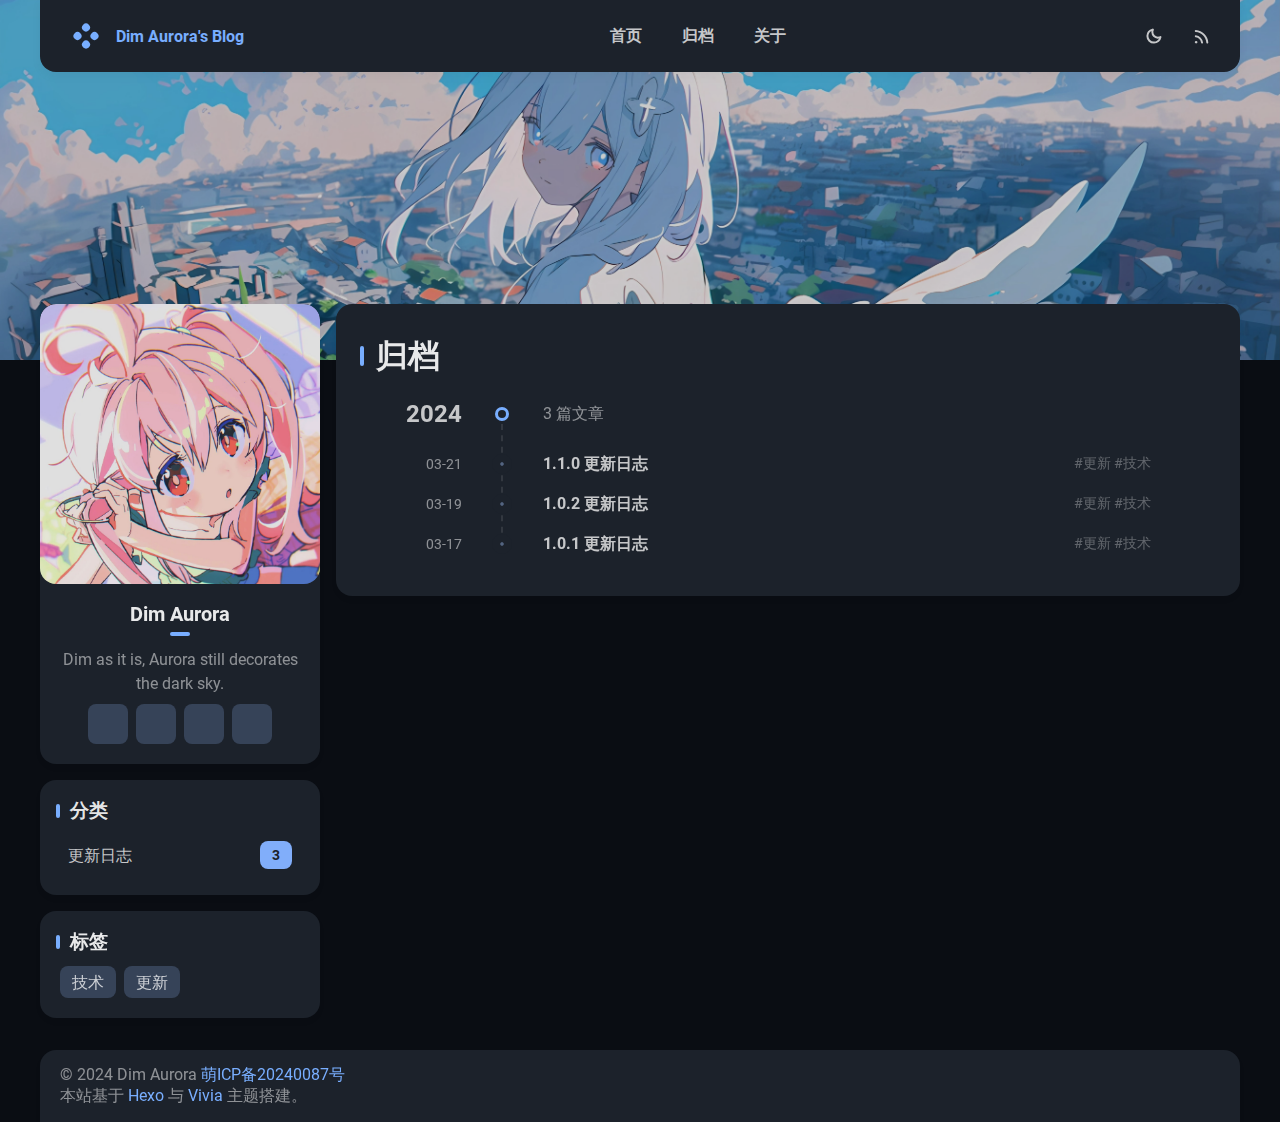
<file: archives/2024/index.html>
<!DOCTYPE html>


<html theme="dark" showBanner="true" hasBanner="true" > 
<link href="https://cdn.staticfile.org/font-awesome/6.4.2/css/fontawesome.min.css" rel="stylesheet">
<link href="https://cdn.staticfile.org/font-awesome/6.4.2/css/brands.min.css" rel="stylesheet">
<link href="https://cdn.staticfile.org/font-awesome/6.4.2/css/solid.min.css" rel="stylesheet">
<script src="/js/color.global.min.js" ></script>
<script src="/js/load-settings.js" ></script>
<head>
  <meta charset="utf-8">
  
  
  

  
  <title>归档: 2024 | Dim Aurora&#39;s Blog</title>
  <meta name="viewport" content="width=device-width, initial-scale=1, shrink-to-fit=no">

  <link rel="preload" href="/css/fonts/Roboto-Regular.ttf" as="font" type="font/ttf" crossorigin="anonymous">
  <link rel="preload" href="/css/fonts/Roboto-Bold.ttf" as="font" type="font/ttf" crossorigin="anonymous">

  <meta property="og:type" content="website">
<meta property="og:title" content="Dim Aurora&#39;s Blog">
<meta property="og:url" content="https://dimaurora.com/archives/2024/">
<meta property="og:site_name" content="Dim Aurora&#39;s Blog">
<meta property="og:locale" content="zh_CN">
<meta property="article:author" content="Dim Aurora">
<meta name="twitter:card" content="summary">
  
    <link rel="alternate" href="/atom.xml" title="Dim Aurora's Blog" type="application/atom+xml">
  
  
    <link rel="shortcut icon" href="/favicon.png">
  
  
<link rel="stylesheet" href="/css/style.css">

<meta name="generator" content="Hexo 7.1.1"></head>

<body>
  
  
    
<div id="banner" class="">
  <img src="/banner.jpg" itemprop="image">
  <div id="banner-dim"></div>
</div>
 
   
  <div id="main-grid" class="  ">
    <div id="nav" class=""  >
      <navbar id="navbar">
  <nav id="title-nav">
    <a href="/">
      <div id="vivia-logo">
        <div class="dot"></div>
        <div class="dot"></div>
        <div class="dot"></div>
        <div class="dot"></div>
      </div>
      <div>Dim Aurora's Blog </div>
    </a>
  </nav>
  <nav id="main-nav">
    
      <a class="main-nav-link" href="/">首页</a>
    
      <a class="main-nav-link" href="/archives">归档</a>
    
      <a class="main-nav-link" href="/about">关于</a>
    
  </nav>
  <nav id="sub-nav">
    <a id="theme-btn" class="nav-icon">
      <span class="light-mode-icon"><svg xmlns="http://www.w3.org/2000/svg" height="20" viewBox="0 -960 960 960" width="20"><path d="M438.5-829.913v-48q0-17.452 11.963-29.476 11.964-12.024 29.326-12.024 17.363 0 29.537 12.024t12.174 29.476v48q0 17.452-11.963 29.476-11.964 12.024-29.326 12.024-17.363 0-29.537-12.024T438.5-829.913Zm0 747.826v-48q0-17.452 11.963-29.476 11.964-12.024 29.326-12.024 17.363 0 29.537 12.024t12.174 29.476v48q0 17.452-11.963 29.476-11.964 12.024-29.326 12.024-17.363 0-29.537-12.024T438.5-82.087ZM877.913-438.5h-48q-17.452 0-29.476-11.963-12.024-11.964-12.024-29.326 0-17.363 12.024-29.537t29.476-12.174h48q17.452 0 29.476 11.963 12.024 11.964 12.024 29.326 0 17.363-12.024 29.537T877.913-438.5Zm-747.826 0h-48q-17.452 0-29.476-11.963-12.024-11.964-12.024-29.326 0-17.363 12.024-29.537T82.087-521.5h48q17.452 0 29.476 11.963 12.024 11.964 12.024 29.326 0 17.363-12.024 29.537T130.087-438.5Zm660.174-290.87-34.239 32q-12.913 12.674-29.565 12.174-16.653-.5-29.327-13.174-12.674-12.673-12.554-28.826.12-16.152 12.794-28.826l33-35q12.913-12.674 30.454-12.674t30.163 12.847q12.709 12.846 12.328 30.826-.38 17.98-13.054 30.653ZM262.63-203.978l-32 34q-12.913 12.674-30.454 12.674t-30.163-12.847q-12.709-12.846-12.328-30.826.38-17.98 13.054-30.653l33.239-31q12.913-12.674 29.565-12.174 16.653.5 29.327 13.174 12.674 12.673 12.554 28.826-.12 16.152-12.794 28.826Zm466.74 33.239-32-33.239q-12.674-12.913-12.174-29.565.5-16.653 13.174-29.327 12.673-12.674 28.826-13.054 16.152-.38 28.826 12.294l35 33q12.674 12.913 12.674 30.454t-12.847 30.163q-12.846 12.709-30.826 12.328-17.98-.38-30.653-13.054ZM203.978-697.37l-34-33q-12.674-12.913-13.174-29.945-.5-17.033 12.174-29.707t31.326-13.293q18.653-.62 31.326 13.054l32 34.239q11.674 12.913 11.174 29.565-.5 16.653-13.174 29.327-12.673 12.674-28.826 12.554-16.152-.12-28.826-12.794ZM480-240q-100 0-170-70t-70-170q0-100 70-170t170-70q100 0 170 70t70 170q0 100-70 170t-170 70Zm-.247-82q65.703 0 111.475-46.272Q637-414.544 637-480.247t-45.525-111.228Q545.95-637 480.247-637t-111.475 45.525Q323-545.95 323-480.247t45.525 111.975Q414.05-322 479.753-322ZM481-481Z"/></svg></span>
      <span class="dark-mode-icon"><svg xmlns="http://www.w3.org/2000/svg" height="20" viewBox="0 -960 960 960" width="20"><path d="M480.239-116.413q-152.63 0-258.228-105.478Q116.413-327.37 116.413-480q0-130.935 77.739-227.435t206.304-125.043q43.022-9.631 63.87 10.869t3.478 62.805q-8.891 22.043-14.315 44.463-5.424 22.42-5.424 46.689 0 91.694 64.326 155.879 64.325 64.186 156.218 64.186 24.369 0 46.978-4.946 22.609-4.945 44.413-14.076 42.826-17.369 62.967 1.142 20.142 18.511 10.511 61.054Q807.174-280 712.63-198.206q-94.543 81.793-232.391 81.793Zm0-95q79.783 0 143.337-40.217 63.554-40.218 95.793-108.283-15.608 4.044-31.097 5.326-15.49 1.283-31.859.805-123.706-4.066-210.777-90.539-87.071-86.473-91.614-212.092-.24-16.369.923-31.978 1.164-15.609 5.446-30.978-67.826 32.478-108.282 96.152Q211.652-559.543 211.652-480q0 111.929 78.329 190.258 78.329 78.329 190.258 78.329ZM466.13-465.891Z"/></svg></span>
    </a>
    
      <a id="nav-rss-link" class="nav-icon mobile-hide" href="/atom.xml" title="RSS 订阅">
        <svg xmlns="http://www.w3.org/2000/svg" height="20" viewBox="0 -960 960 960" width="20"><path d="M198-120q-25.846 0-44.23-18.384-18.384-18.385-18.384-44.23 0-25.846 18.384-44.23 18.384-18.385 44.23-18.385 25.846 0 44.23 18.385 18.384 18.384 18.384 44.23 0 25.845-18.384 44.23Q223.846-120 198-120Zm538.385 0q-18.846 0-32.923-13.769-14.076-13.769-15.922-33.23-8.692-100.616-51.077-188.654-42.385-88.039-109.885-155.539-67.5-67.501-155.539-109.885Q283-663.462 182.385-672.154q-19.461-1.846-33.23-16.23-13.769-14.385-13.769-33.846t14.076-32.922q14.077-13.461 32.923-12.23 120.076 8.692 226.038 58.768 105.961 50.077 185.73 129.846 79.769 79.769 129.846 185.731 50.077 105.961 58.769 226.038 1.231 18.846-12.538 32.922Q756.461-120 736.385-120Zm-252 0q-18.231 0-32.423-13.461t-18.653-33.538Q418.155-264.23 348.886-333.5q-69.27-69.27-166.501-84.423-20.077-4.462-33.538-18.961-13.461-14.5-13.461-33.346 0-19.076 13.884-33.23 13.884-14.153 33.115-10.922 136.769 15.384 234.384 112.999 97.615 97.615 112.999 234.384 3.231 19.23-10.538 33.115Q505.461-120 484.385-120Z"/></svg>
      </a>
    
    <div id="nav-menu-btn" class="nav-icon">
      <svg xmlns="http://www.w3.org/2000/svg" height="20" viewBox="0 -960 960 960" width="20"><path d="M177.37-252.282q-17.453 0-29.477-11.964-12.024-11.963-12.024-29.326t12.024-29.537q12.024-12.174 29.477-12.174h605.26q17.453 0 29.477 11.964 12.024 11.963 12.024 29.326t-12.024 29.537q-12.024 12.174-29.477 12.174H177.37Zm0-186.218q-17.453 0-29.477-11.963-12.024-11.964-12.024-29.326 0-17.363 12.024-29.537T177.37-521.5h605.26q17.453 0 29.477 11.963 12.024 11.964 12.024 29.326 0 17.363-12.024 29.537T782.63-438.5H177.37Zm0-186.217q-17.453 0-29.477-11.964-12.024-11.963-12.024-29.326t12.024-29.537q12.024-12.174 29.477-12.174h605.26q17.453 0 29.477 11.964 12.024 11.963 12.024 29.326t-12.024 29.537q-12.024 12.174-29.477 12.174H177.37Z"/></svg>
    </div>
  </nav>
</navbar>
<div id="nav-dropdown" class="hidden">
  <div id="dropdown-link-list">
    
      <a class="nav-dropdown-link" href="/">首页</a>
    
      <a class="nav-dropdown-link" href="/archives">归档</a>
    
      <a class="nav-dropdown-link" href="/about">关于</a>
    
    
      <a class="nav-dropdown-link" href="/atom.xml" title="RSS 订阅">RSS</a>
     
    </div>
</div>
<script>
  let dropdownBtn = document.getElementById("nav-menu-btn");
  let dropdownEle = document.getElementById("nav-dropdown");
  dropdownBtn.onclick = function() {
    dropdownEle.classList.toggle("hidden");
  }
</script>
    </div>
    <div id="sidebar-wrapper">
      <sidebar id="sidebar">
  
    <div class="widget-wrap">
  <div class="info-card">
    <div class="avatar">
      
        <image src=/avatar.jpg></image>
      
      <div class="img-dim"></div>
    </div>
    <div class="info">
      <div class="username">Dim Aurora </div>
      <div class="dot"></div>
      <div class="subtitle">Dim as it is, Aurora still decorates the dark sky. </div>
      <div class="link-list">
        
          <a class="link-btn" target="_blank" rel="noopener" href="https://weibo.com/Aurora0825" title="微博"><i class="fa-brands fa-weibo"></i></a>
        
          <a class="link-btn" target="_blank" rel="noopener" href="https://twitter.com/DimAurora" title="X"><i class="fa-brands fa-x-twitter"></i></a>
        
          <a class="link-btn" target="_blank" rel="noopener" href="https://github.com/DimAurora0825" title="GitHub"><i class="fa-brands fa-github"></i></a>
        
          <a class="link-btn" href="/about" title="更多"><i class="fa-solid fa-ellipsis"></i></a>
         
      </div>  
    </div>
  </div>
</div>

  
  <div class="sticky">
    
      


  <div class="widget-wrap">
    <div class="widget">
      <h3 class="widget-title">分类</h3>
      <div class="category-box">
            <a class="category-link" href="/categories/%E6%9B%B4%E6%96%B0%E6%97%A5%E5%BF%97/">
                更新日志
                <div class="category-count">3</div>
            </a>
        </div>
    </div>
  </div>


    
      
  <div class="widget-wrap">
    <div class="widget">
      <h3 class="widget-title">标签</h3>
      <ul class="widget-tag-list" itemprop="keywords"><li class="widget-tag-list-item"><a class="widget-tag-list-link" href="/tags/%E6%8A%80%E6%9C%AF/" rel="tag">技术</a></li><li class="widget-tag-list-item"><a class="widget-tag-list-link" href="/tags/%E6%9B%B4%E6%96%B0/" rel="tag">更新</a></li></ul>
    </div>
  </div>


    
  </div>
</sidebar>
    </div>
    <div id="content-body">
       

<div class="archive-main-card">
    <div class="archive-top">
      <div class="main-title-bar">
        <div class="main-title-dot"></div>
        <h1 class="article-title">归档</h1>
      </div>    
    </div>
    
    
      
      
        
        <div class="year-line">
            <div class="year-num">2024</div>
            <div class="dot-wrapper">
                <div class="dot"></div>
            </div>
            <div class="article-count">3 篇文章</div>
        </div>
      
      <a class="archive-article-link" href="/2024/03/21/Update_1.1.0/" title="1.1.0 更新日志">
        <div class="date">03-21</div>
        <div class="line">
            <div class="dot"></div>
        </div>
        <div class="title">
            <div class="title-inner">
                
                    1.1.0 更新日志
                
            </div>
        </div>
        <div class="tags">
            #更新 #技术
        </div>
      </a>
    
      
      
      <a class="archive-article-link" href="/2024/03/19/Update_1.0.2/" title="1.0.2 更新日志">
        <div class="date">03-19</div>
        <div class="line">
            <div class="dot"></div>
        </div>
        <div class="title">
            <div class="title-inner">
                
                    1.0.2 更新日志
                
            </div>
        </div>
        <div class="tags">
            #更新 #技术
        </div>
      </a>
    
      
      
      <a class="archive-article-link" href="/2024/03/17/Update_1.0.1/" title="1.0.1 更新日志">
        <div class="date">03-17</div>
        <div class="line">
            <div class="dot"></div>
        </div>
        <div class="title">
            <div class="title-inner">
                
                    1.0.1 更新日志
                
            </div>
        </div>
        <div class="tags">
            #更新 #技术
        </div>
      </a>
    
  </div>
    </div>
    <div id="footer-wrapper">
      <footer id="footer">
  
  <div id="footer-info" class="inner">
    
    &copy; 2024 Dim Aurora <a href="https://icp.gov.moe/?keyword=20240087" target="_blank">萌ICP备20240087号</a><br>
    本站基于 <a href="https://hexo.io" target="_blank">Hexo</a> 与 <a href="https://github.com/saicaca/hexo-theme-vivia" target="_blank">Vivia</a> 主题搭建。
  </div>
</footer>
    </div>
    <div class="back-to-top-wrapper">
    <button id="back-to-top-btn" class="back-to-top-btn hide" onclick="topFunction()">
        <i class="fa-solid fa-angle-up"></i>
    </button>
</div>

<script>
    function topFunction() {
        window.scroll({ top: 0, behavior: 'smooth' });
    }
    let btn = document.getElementById('back-to-top-btn');
    function scrollFunction() {
        if (document.body.scrollTop > 600 || document.documentElement.scrollTop > 600) {
            btn.classList.remove('hide')
        } else {
            btn.classList.add('hide')
        }
    }
    window.onscroll = function() {
        scrollFunction();
    }
</script>
  </div>
  <script src="/js/light-dark-switch.js"></script>
</body>
</html>
</file>
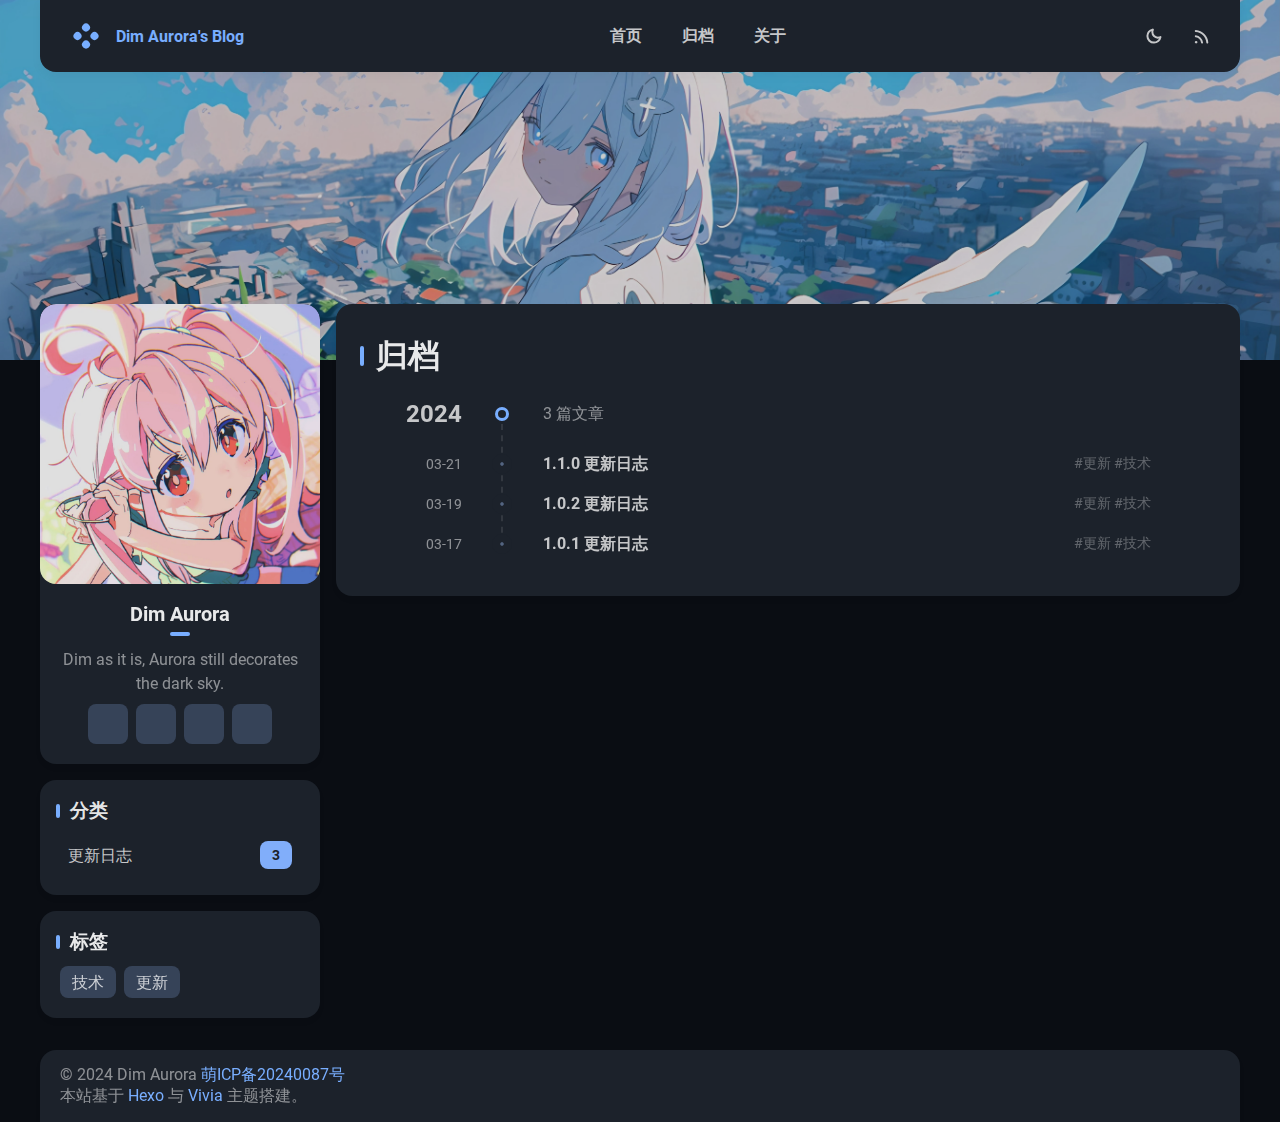
<file: categories/更新日志/index.html>
<!DOCTYPE html>


<html theme="dark" showBanner="true" hasBanner="true" > 
<link href="https://cdn.staticfile.org/font-awesome/6.4.2/css/fontawesome.min.css" rel="stylesheet">
<link href="https://cdn.staticfile.org/font-awesome/6.4.2/css/brands.min.css" rel="stylesheet">
<link href="https://cdn.staticfile.org/font-awesome/6.4.2/css/solid.min.css" rel="stylesheet">
<script src="/js/color.global.min.js" ></script>
<script src="/js/load-settings.js" ></script>
<head>
  <meta charset="utf-8">
  
  
  

  
  <title>目录: 更新日志 | Dim Aurora&#39;s Blog</title>
  <meta name="viewport" content="width=device-width, initial-scale=1, shrink-to-fit=no">

  <link rel="preload" href="/css/fonts/Roboto-Regular.ttf" as="font" type="font/ttf" crossorigin="anonymous">
  <link rel="preload" href="/css/fonts/Roboto-Bold.ttf" as="font" type="font/ttf" crossorigin="anonymous">

  <meta property="og:type" content="website">
<meta property="og:title" content="Dim Aurora&#39;s Blog">
<meta property="og:url" content="https://dimaurora.com/categories/%E6%9B%B4%E6%96%B0%E6%97%A5%E5%BF%97/">
<meta property="og:site_name" content="Dim Aurora&#39;s Blog">
<meta property="og:locale" content="zh_CN">
<meta property="article:author" content="Dim Aurora">
<meta name="twitter:card" content="summary">
  
    <link rel="alternate" href="/atom.xml" title="Dim Aurora's Blog" type="application/atom+xml">
  
  
    <link rel="shortcut icon" href="/favicon.png">
  
  
<link rel="stylesheet" href="/css/style.css">

<meta name="generator" content="Hexo 7.1.1"></head>

<body>
  
  
    
<div id="banner" class="">
  <img src="/banner.jpg" itemprop="image">
  <div id="banner-dim"></div>
</div>
 
   
  <div id="main-grid" class="  ">
    <div id="nav" class=""  >
      <navbar id="navbar">
  <nav id="title-nav">
    <a href="/">
      <div id="vivia-logo">
        <div class="dot"></div>
        <div class="dot"></div>
        <div class="dot"></div>
        <div class="dot"></div>
      </div>
      <div>Dim Aurora's Blog </div>
    </a>
  </nav>
  <nav id="main-nav">
    
      <a class="main-nav-link" href="/">首页</a>
    
      <a class="main-nav-link" href="/archives">归档</a>
    
      <a class="main-nav-link" href="/about">关于</a>
    
  </nav>
  <nav id="sub-nav">
    <a id="theme-btn" class="nav-icon">
      <span class="light-mode-icon"><svg xmlns="http://www.w3.org/2000/svg" height="20" viewBox="0 -960 960 960" width="20"><path d="M438.5-829.913v-48q0-17.452 11.963-29.476 11.964-12.024 29.326-12.024 17.363 0 29.537 12.024t12.174 29.476v48q0 17.452-11.963 29.476-11.964 12.024-29.326 12.024-17.363 0-29.537-12.024T438.5-829.913Zm0 747.826v-48q0-17.452 11.963-29.476 11.964-12.024 29.326-12.024 17.363 0 29.537 12.024t12.174 29.476v48q0 17.452-11.963 29.476-11.964 12.024-29.326 12.024-17.363 0-29.537-12.024T438.5-82.087ZM877.913-438.5h-48q-17.452 0-29.476-11.963-12.024-11.964-12.024-29.326 0-17.363 12.024-29.537t29.476-12.174h48q17.452 0 29.476 11.963 12.024 11.964 12.024 29.326 0 17.363-12.024 29.537T877.913-438.5Zm-747.826 0h-48q-17.452 0-29.476-11.963-12.024-11.964-12.024-29.326 0-17.363 12.024-29.537T82.087-521.5h48q17.452 0 29.476 11.963 12.024 11.964 12.024 29.326 0 17.363-12.024 29.537T130.087-438.5Zm660.174-290.87-34.239 32q-12.913 12.674-29.565 12.174-16.653-.5-29.327-13.174-12.674-12.673-12.554-28.826.12-16.152 12.794-28.826l33-35q12.913-12.674 30.454-12.674t30.163 12.847q12.709 12.846 12.328 30.826-.38 17.98-13.054 30.653ZM262.63-203.978l-32 34q-12.913 12.674-30.454 12.674t-30.163-12.847q-12.709-12.846-12.328-30.826.38-17.98 13.054-30.653l33.239-31q12.913-12.674 29.565-12.174 16.653.5 29.327 13.174 12.674 12.673 12.554 28.826-.12 16.152-12.794 28.826Zm466.74 33.239-32-33.239q-12.674-12.913-12.174-29.565.5-16.653 13.174-29.327 12.673-12.674 28.826-13.054 16.152-.38 28.826 12.294l35 33q12.674 12.913 12.674 30.454t-12.847 30.163q-12.846 12.709-30.826 12.328-17.98-.38-30.653-13.054ZM203.978-697.37l-34-33q-12.674-12.913-13.174-29.945-.5-17.033 12.174-29.707t31.326-13.293q18.653-.62 31.326 13.054l32 34.239q11.674 12.913 11.174 29.565-.5 16.653-13.174 29.327-12.673 12.674-28.826 12.554-16.152-.12-28.826-12.794ZM480-240q-100 0-170-70t-70-170q0-100 70-170t170-70q100 0 170 70t70 170q0 100-70 170t-170 70Zm-.247-82q65.703 0 111.475-46.272Q637-414.544 637-480.247t-45.525-111.228Q545.95-637 480.247-637t-111.475 45.525Q323-545.95 323-480.247t45.525 111.975Q414.05-322 479.753-322ZM481-481Z"/></svg></span>
      <span class="dark-mode-icon"><svg xmlns="http://www.w3.org/2000/svg" height="20" viewBox="0 -960 960 960" width="20"><path d="M480.239-116.413q-152.63 0-258.228-105.478Q116.413-327.37 116.413-480q0-130.935 77.739-227.435t206.304-125.043q43.022-9.631 63.87 10.869t3.478 62.805q-8.891 22.043-14.315 44.463-5.424 22.42-5.424 46.689 0 91.694 64.326 155.879 64.325 64.186 156.218 64.186 24.369 0 46.978-4.946 22.609-4.945 44.413-14.076 42.826-17.369 62.967 1.142 20.142 18.511 10.511 61.054Q807.174-280 712.63-198.206q-94.543 81.793-232.391 81.793Zm0-95q79.783 0 143.337-40.217 63.554-40.218 95.793-108.283-15.608 4.044-31.097 5.326-15.49 1.283-31.859.805-123.706-4.066-210.777-90.539-87.071-86.473-91.614-212.092-.24-16.369.923-31.978 1.164-15.609 5.446-30.978-67.826 32.478-108.282 96.152Q211.652-559.543 211.652-480q0 111.929 78.329 190.258 78.329 78.329 190.258 78.329ZM466.13-465.891Z"/></svg></span>
    </a>
    
      <a id="nav-rss-link" class="nav-icon mobile-hide" href="/atom.xml" title="RSS 订阅">
        <svg xmlns="http://www.w3.org/2000/svg" height="20" viewBox="0 -960 960 960" width="20"><path d="M198-120q-25.846 0-44.23-18.384-18.384-18.385-18.384-44.23 0-25.846 18.384-44.23 18.384-18.385 44.23-18.385 25.846 0 44.23 18.385 18.384 18.384 18.384 44.23 0 25.845-18.384 44.23Q223.846-120 198-120Zm538.385 0q-18.846 0-32.923-13.769-14.076-13.769-15.922-33.23-8.692-100.616-51.077-188.654-42.385-88.039-109.885-155.539-67.5-67.501-155.539-109.885Q283-663.462 182.385-672.154q-19.461-1.846-33.23-16.23-13.769-14.385-13.769-33.846t14.076-32.922q14.077-13.461 32.923-12.23 120.076 8.692 226.038 58.768 105.961 50.077 185.73 129.846 79.769 79.769 129.846 185.731 50.077 105.961 58.769 226.038 1.231 18.846-12.538 32.922Q756.461-120 736.385-120Zm-252 0q-18.231 0-32.423-13.461t-18.653-33.538Q418.155-264.23 348.886-333.5q-69.27-69.27-166.501-84.423-20.077-4.462-33.538-18.961-13.461-14.5-13.461-33.346 0-19.076 13.884-33.23 13.884-14.153 33.115-10.922 136.769 15.384 234.384 112.999 97.615 97.615 112.999 234.384 3.231 19.23-10.538 33.115Q505.461-120 484.385-120Z"/></svg>
      </a>
    
    <div id="nav-menu-btn" class="nav-icon">
      <svg xmlns="http://www.w3.org/2000/svg" height="20" viewBox="0 -960 960 960" width="20"><path d="M177.37-252.282q-17.453 0-29.477-11.964-12.024-11.963-12.024-29.326t12.024-29.537q12.024-12.174 29.477-12.174h605.26q17.453 0 29.477 11.964 12.024 11.963 12.024 29.326t-12.024 29.537q-12.024 12.174-29.477 12.174H177.37Zm0-186.218q-17.453 0-29.477-11.963-12.024-11.964-12.024-29.326 0-17.363 12.024-29.537T177.37-521.5h605.26q17.453 0 29.477 11.963 12.024 11.964 12.024 29.326 0 17.363-12.024 29.537T782.63-438.5H177.37Zm0-186.217q-17.453 0-29.477-11.964-12.024-11.963-12.024-29.326t12.024-29.537q12.024-12.174 29.477-12.174h605.26q17.453 0 29.477 11.964 12.024 11.963 12.024 29.326t-12.024 29.537q-12.024 12.174-29.477 12.174H177.37Z"/></svg>
    </div>
  </nav>
</navbar>
<div id="nav-dropdown" class="hidden">
  <div id="dropdown-link-list">
    
      <a class="nav-dropdown-link" href="/">首页</a>
    
      <a class="nav-dropdown-link" href="/archives">归档</a>
    
      <a class="nav-dropdown-link" href="/about">关于</a>
    
    
      <a class="nav-dropdown-link" href="/atom.xml" title="RSS 订阅">RSS</a>
     
    </div>
</div>
<script>
  let dropdownBtn = document.getElementById("nav-menu-btn");
  let dropdownEle = document.getElementById("nav-dropdown");
  dropdownBtn.onclick = function() {
    dropdownEle.classList.toggle("hidden");
  }
</script>
    </div>
    <div id="sidebar-wrapper">
      <sidebar id="sidebar">
  
    <div class="widget-wrap">
  <div class="info-card">
    <div class="avatar">
      
        <image src=/avatar.jpg></image>
      
      <div class="img-dim"></div>
    </div>
    <div class="info">
      <div class="username">Dim Aurora </div>
      <div class="dot"></div>
      <div class="subtitle">Dim as it is, Aurora still decorates the dark sky. </div>
      <div class="link-list">
        
          <a class="link-btn" target="_blank" rel="noopener" href="https://weibo.com/Aurora0825" title="微博"><i class="fa-brands fa-weibo"></i></a>
        
          <a class="link-btn" target="_blank" rel="noopener" href="https://twitter.com/DimAurora" title="X"><i class="fa-brands fa-x-twitter"></i></a>
        
          <a class="link-btn" target="_blank" rel="noopener" href="https://github.com/DimAurora0825" title="GitHub"><i class="fa-brands fa-github"></i></a>
        
          <a class="link-btn" href="/about" title="更多"><i class="fa-solid fa-ellipsis"></i></a>
         
      </div>  
    </div>
  </div>
</div>

  
  <div class="sticky">
    
      


  <div class="widget-wrap">
    <div class="widget">
      <h3 class="widget-title">分类</h3>
      <div class="category-box">
            <a class="category-link" href="/categories/%E6%9B%B4%E6%96%B0%E6%97%A5%E5%BF%97/">
                更新日志
                <div class="category-count">3</div>
            </a>
        </div>
    </div>
  </div>


    
      
  <div class="widget-wrap">
    <div class="widget">
      <h3 class="widget-title">标签</h3>
      <ul class="widget-tag-list" itemprop="keywords"><li class="widget-tag-list-item"><a class="widget-tag-list-link" href="/tags/%E6%8A%80%E6%9C%AF/" rel="tag">技术</a></li><li class="widget-tag-list-item"><a class="widget-tag-list-link" href="/tags/%E6%9B%B4%E6%96%B0/" rel="tag">更新</a></li></ul>
    </div>
  </div>


    
  </div>
</sidebar>
    </div>
    <div id="content-body">
       

<div class="archive-main-card">
    <div class="archive-top">
      <div class="main-title-bar">
        <div class="main-title-dot"></div>
        <h1 class="article-title">归档</h1>
      </div>    
    </div>
    
    
      
      
        
        <div class="year-line">
            <div class="year-num">2024</div>
            <div class="dot-wrapper">
                <div class="dot"></div>
            </div>
            <div class="article-count">3 篇文章</div>
        </div>
      
      <a class="archive-article-link" href="/2024/03/21/Update_1.1.0/" title="1.1.0 更新日志">
        <div class="date">03-21</div>
        <div class="line">
            <div class="dot"></div>
        </div>
        <div class="title">
            <div class="title-inner">
                
                    1.1.0 更新日志
                
            </div>
        </div>
        <div class="tags">
            #更新 #技术
        </div>
      </a>
    
      
      
      <a class="archive-article-link" href="/2024/03/19/Update_1.0.2/" title="1.0.2 更新日志">
        <div class="date">03-19</div>
        <div class="line">
            <div class="dot"></div>
        </div>
        <div class="title">
            <div class="title-inner">
                
                    1.0.2 更新日志
                
            </div>
        </div>
        <div class="tags">
            #更新 #技术
        </div>
      </a>
    
      
      
      <a class="archive-article-link" href="/2024/03/17/Update_1.0.1/" title="1.0.1 更新日志">
        <div class="date">03-17</div>
        <div class="line">
            <div class="dot"></div>
        </div>
        <div class="title">
            <div class="title-inner">
                
                    1.0.1 更新日志
                
            </div>
        </div>
        <div class="tags">
            #更新 #技术
        </div>
      </a>
    
  </div>
    </div>
    <div id="footer-wrapper">
      <footer id="footer">
  
  <div id="footer-info" class="inner">
    
    &copy; 2024 Dim Aurora <a href="https://icp.gov.moe/?keyword=20240087" target="_blank">萌ICP备20240087号</a><br>
    本站基于 <a href="https://hexo.io" target="_blank">Hexo</a> 与 <a href="https://github.com/saicaca/hexo-theme-vivia" target="_blank">Vivia</a> 主题搭建。
  </div>
</footer>
    </div>
    <div class="back-to-top-wrapper">
    <button id="back-to-top-btn" class="back-to-top-btn hide" onclick="topFunction()">
        <i class="fa-solid fa-angle-up"></i>
    </button>
</div>

<script>
    function topFunction() {
        window.scroll({ top: 0, behavior: 'smooth' });
    }
    let btn = document.getElementById('back-to-top-btn');
    function scrollFunction() {
        if (document.body.scrollTop > 600 || document.documentElement.scrollTop > 600) {
            btn.classList.remove('hide')
        } else {
            btn.classList.add('hide')
        }
    }
    window.onscroll = function() {
        scrollFunction();
    }
</script>
  </div>
  <script src="/js/light-dark-switch.js"></script>
</body>
</html>
</file>
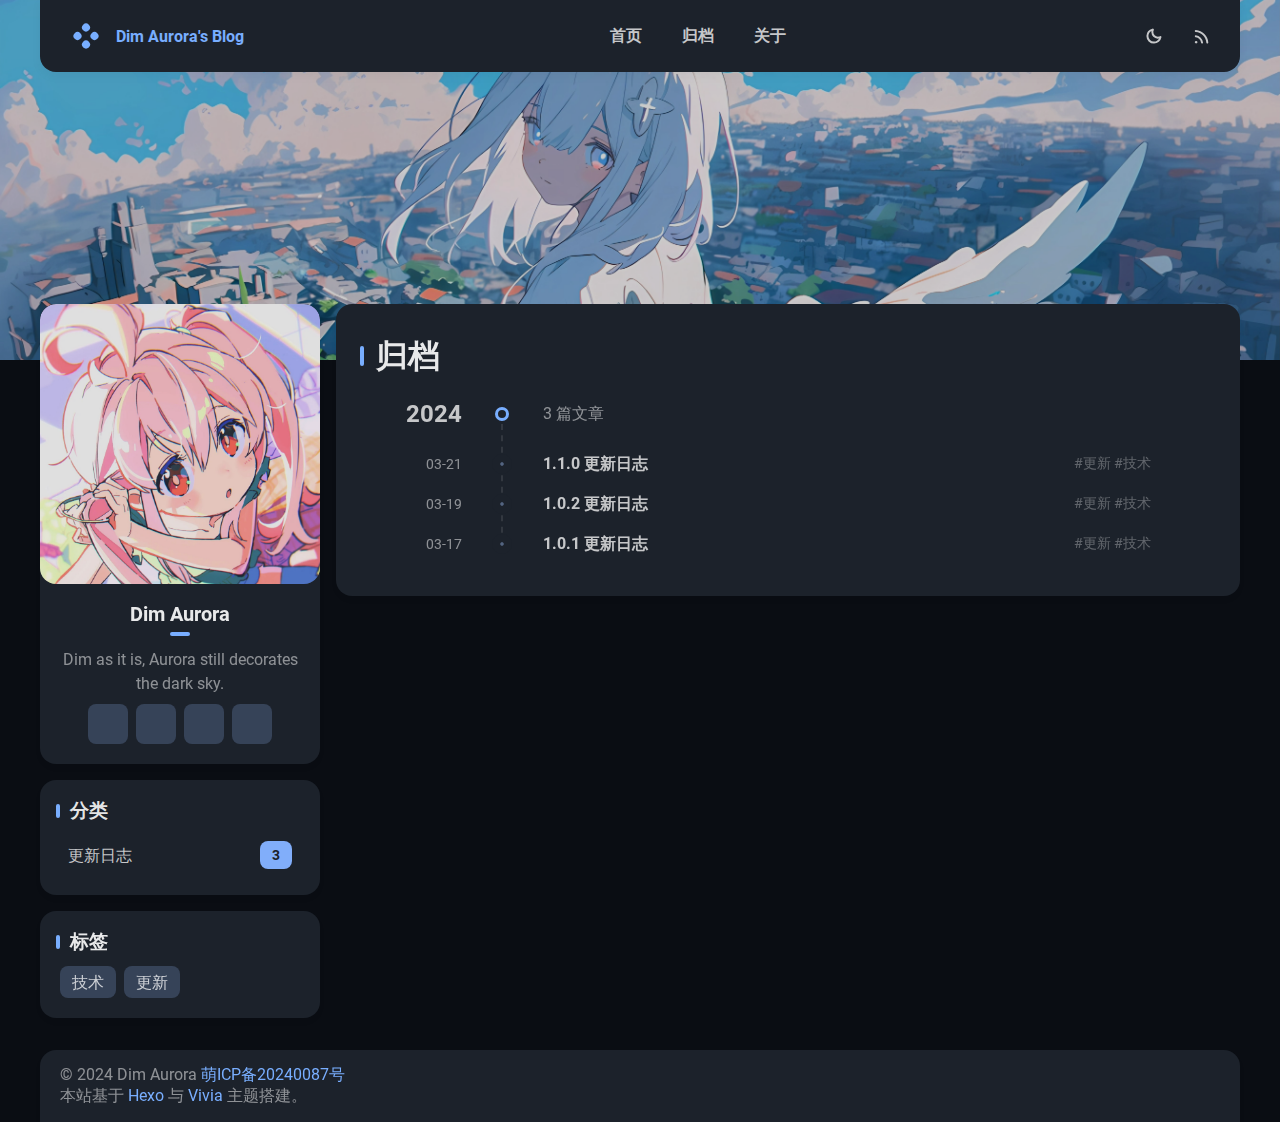
<file: tags/技术/index.html>
<!DOCTYPE html>


<html theme="dark" showBanner="true" hasBanner="true" > 
<link href="https://cdn.staticfile.org/font-awesome/6.4.2/css/fontawesome.min.css" rel="stylesheet">
<link href="https://cdn.staticfile.org/font-awesome/6.4.2/css/brands.min.css" rel="stylesheet">
<link href="https://cdn.staticfile.org/font-awesome/6.4.2/css/solid.min.css" rel="stylesheet">
<script src="/js/color.global.min.js" ></script>
<script src="/js/load-settings.js" ></script>
<head>
  <meta charset="utf-8">
  
  
  

  
  <title>标签: 技术 | Dim Aurora&#39;s Blog</title>
  <meta name="viewport" content="width=device-width, initial-scale=1, shrink-to-fit=no">

  <link rel="preload" href="/css/fonts/Roboto-Regular.ttf" as="font" type="font/ttf" crossorigin="anonymous">
  <link rel="preload" href="/css/fonts/Roboto-Bold.ttf" as="font" type="font/ttf" crossorigin="anonymous">

  <meta property="og:type" content="website">
<meta property="og:title" content="Dim Aurora&#39;s Blog">
<meta property="og:url" content="https://dimaurora.com/tags/%E6%8A%80%E6%9C%AF/">
<meta property="og:site_name" content="Dim Aurora&#39;s Blog">
<meta property="og:locale" content="zh_CN">
<meta property="article:author" content="Dim Aurora">
<meta name="twitter:card" content="summary">
  
    <link rel="alternate" href="/atom.xml" title="Dim Aurora's Blog" type="application/atom+xml">
  
  
    <link rel="shortcut icon" href="/favicon.png">
  
  
<link rel="stylesheet" href="/css/style.css">

<meta name="generator" content="Hexo 7.1.1"></head>

<body>
  
  
    
<div id="banner" class="">
  <img src="/banner.jpg" itemprop="image">
  <div id="banner-dim"></div>
</div>
 
   
  <div id="main-grid" class="  ">
    <div id="nav" class=""  >
      <navbar id="navbar">
  <nav id="title-nav">
    <a href="/">
      <div id="vivia-logo">
        <div class="dot"></div>
        <div class="dot"></div>
        <div class="dot"></div>
        <div class="dot"></div>
      </div>
      <div>Dim Aurora's Blog </div>
    </a>
  </nav>
  <nav id="main-nav">
    
      <a class="main-nav-link" href="/">首页</a>
    
      <a class="main-nav-link" href="/archives">归档</a>
    
      <a class="main-nav-link" href="/about">关于</a>
    
  </nav>
  <nav id="sub-nav">
    <a id="theme-btn" class="nav-icon">
      <span class="light-mode-icon"><svg xmlns="http://www.w3.org/2000/svg" height="20" viewBox="0 -960 960 960" width="20"><path d="M438.5-829.913v-48q0-17.452 11.963-29.476 11.964-12.024 29.326-12.024 17.363 0 29.537 12.024t12.174 29.476v48q0 17.452-11.963 29.476-11.964 12.024-29.326 12.024-17.363 0-29.537-12.024T438.5-829.913Zm0 747.826v-48q0-17.452 11.963-29.476 11.964-12.024 29.326-12.024 17.363 0 29.537 12.024t12.174 29.476v48q0 17.452-11.963 29.476-11.964 12.024-29.326 12.024-17.363 0-29.537-12.024T438.5-82.087ZM877.913-438.5h-48q-17.452 0-29.476-11.963-12.024-11.964-12.024-29.326 0-17.363 12.024-29.537t29.476-12.174h48q17.452 0 29.476 11.963 12.024 11.964 12.024 29.326 0 17.363-12.024 29.537T877.913-438.5Zm-747.826 0h-48q-17.452 0-29.476-11.963-12.024-11.964-12.024-29.326 0-17.363 12.024-29.537T82.087-521.5h48q17.452 0 29.476 11.963 12.024 11.964 12.024 29.326 0 17.363-12.024 29.537T130.087-438.5Zm660.174-290.87-34.239 32q-12.913 12.674-29.565 12.174-16.653-.5-29.327-13.174-12.674-12.673-12.554-28.826.12-16.152 12.794-28.826l33-35q12.913-12.674 30.454-12.674t30.163 12.847q12.709 12.846 12.328 30.826-.38 17.98-13.054 30.653ZM262.63-203.978l-32 34q-12.913 12.674-30.454 12.674t-30.163-12.847q-12.709-12.846-12.328-30.826.38-17.98 13.054-30.653l33.239-31q12.913-12.674 29.565-12.174 16.653.5 29.327 13.174 12.674 12.673 12.554 28.826-.12 16.152-12.794 28.826Zm466.74 33.239-32-33.239q-12.674-12.913-12.174-29.565.5-16.653 13.174-29.327 12.673-12.674 28.826-13.054 16.152-.38 28.826 12.294l35 33q12.674 12.913 12.674 30.454t-12.847 30.163q-12.846 12.709-30.826 12.328-17.98-.38-30.653-13.054ZM203.978-697.37l-34-33q-12.674-12.913-13.174-29.945-.5-17.033 12.174-29.707t31.326-13.293q18.653-.62 31.326 13.054l32 34.239q11.674 12.913 11.174 29.565-.5 16.653-13.174 29.327-12.673 12.674-28.826 12.554-16.152-.12-28.826-12.794ZM480-240q-100 0-170-70t-70-170q0-100 70-170t170-70q100 0 170 70t70 170q0 100-70 170t-170 70Zm-.247-82q65.703 0 111.475-46.272Q637-414.544 637-480.247t-45.525-111.228Q545.95-637 480.247-637t-111.475 45.525Q323-545.95 323-480.247t45.525 111.975Q414.05-322 479.753-322ZM481-481Z"/></svg></span>
      <span class="dark-mode-icon"><svg xmlns="http://www.w3.org/2000/svg" height="20" viewBox="0 -960 960 960" width="20"><path d="M480.239-116.413q-152.63 0-258.228-105.478Q116.413-327.37 116.413-480q0-130.935 77.739-227.435t206.304-125.043q43.022-9.631 63.87 10.869t3.478 62.805q-8.891 22.043-14.315 44.463-5.424 22.42-5.424 46.689 0 91.694 64.326 155.879 64.325 64.186 156.218 64.186 24.369 0 46.978-4.946 22.609-4.945 44.413-14.076 42.826-17.369 62.967 1.142 20.142 18.511 10.511 61.054Q807.174-280 712.63-198.206q-94.543 81.793-232.391 81.793Zm0-95q79.783 0 143.337-40.217 63.554-40.218 95.793-108.283-15.608 4.044-31.097 5.326-15.49 1.283-31.859.805-123.706-4.066-210.777-90.539-87.071-86.473-91.614-212.092-.24-16.369.923-31.978 1.164-15.609 5.446-30.978-67.826 32.478-108.282 96.152Q211.652-559.543 211.652-480q0 111.929 78.329 190.258 78.329 78.329 190.258 78.329ZM466.13-465.891Z"/></svg></span>
    </a>
    
      <a id="nav-rss-link" class="nav-icon mobile-hide" href="/atom.xml" title="RSS 订阅">
        <svg xmlns="http://www.w3.org/2000/svg" height="20" viewBox="0 -960 960 960" width="20"><path d="M198-120q-25.846 0-44.23-18.384-18.384-18.385-18.384-44.23 0-25.846 18.384-44.23 18.384-18.385 44.23-18.385 25.846 0 44.23 18.385 18.384 18.384 18.384 44.23 0 25.845-18.384 44.23Q223.846-120 198-120Zm538.385 0q-18.846 0-32.923-13.769-14.076-13.769-15.922-33.23-8.692-100.616-51.077-188.654-42.385-88.039-109.885-155.539-67.5-67.501-155.539-109.885Q283-663.462 182.385-672.154q-19.461-1.846-33.23-16.23-13.769-14.385-13.769-33.846t14.076-32.922q14.077-13.461 32.923-12.23 120.076 8.692 226.038 58.768 105.961 50.077 185.73 129.846 79.769 79.769 129.846 185.731 50.077 105.961 58.769 226.038 1.231 18.846-12.538 32.922Q756.461-120 736.385-120Zm-252 0q-18.231 0-32.423-13.461t-18.653-33.538Q418.155-264.23 348.886-333.5q-69.27-69.27-166.501-84.423-20.077-4.462-33.538-18.961-13.461-14.5-13.461-33.346 0-19.076 13.884-33.23 13.884-14.153 33.115-10.922 136.769 15.384 234.384 112.999 97.615 97.615 112.999 234.384 3.231 19.23-10.538 33.115Q505.461-120 484.385-120Z"/></svg>
      </a>
    
    <div id="nav-menu-btn" class="nav-icon">
      <svg xmlns="http://www.w3.org/2000/svg" height="20" viewBox="0 -960 960 960" width="20"><path d="M177.37-252.282q-17.453 0-29.477-11.964-12.024-11.963-12.024-29.326t12.024-29.537q12.024-12.174 29.477-12.174h605.26q17.453 0 29.477 11.964 12.024 11.963 12.024 29.326t-12.024 29.537q-12.024 12.174-29.477 12.174H177.37Zm0-186.218q-17.453 0-29.477-11.963-12.024-11.964-12.024-29.326 0-17.363 12.024-29.537T177.37-521.5h605.26q17.453 0 29.477 11.963 12.024 11.964 12.024 29.326 0 17.363-12.024 29.537T782.63-438.5H177.37Zm0-186.217q-17.453 0-29.477-11.964-12.024-11.963-12.024-29.326t12.024-29.537q12.024-12.174 29.477-12.174h605.26q17.453 0 29.477 11.964 12.024 11.963 12.024 29.326t-12.024 29.537q-12.024 12.174-29.477 12.174H177.37Z"/></svg>
    </div>
  </nav>
</navbar>
<div id="nav-dropdown" class="hidden">
  <div id="dropdown-link-list">
    
      <a class="nav-dropdown-link" href="/">首页</a>
    
      <a class="nav-dropdown-link" href="/archives">归档</a>
    
      <a class="nav-dropdown-link" href="/about">关于</a>
    
    
      <a class="nav-dropdown-link" href="/atom.xml" title="RSS 订阅">RSS</a>
     
    </div>
</div>
<script>
  let dropdownBtn = document.getElementById("nav-menu-btn");
  let dropdownEle = document.getElementById("nav-dropdown");
  dropdownBtn.onclick = function() {
    dropdownEle.classList.toggle("hidden");
  }
</script>
    </div>
    <div id="sidebar-wrapper">
      <sidebar id="sidebar">
  
    <div class="widget-wrap">
  <div class="info-card">
    <div class="avatar">
      
        <image src=/avatar.jpg></image>
      
      <div class="img-dim"></div>
    </div>
    <div class="info">
      <div class="username">Dim Aurora </div>
      <div class="dot"></div>
      <div class="subtitle">Dim as it is, Aurora still decorates the dark sky. </div>
      <div class="link-list">
        
          <a class="link-btn" target="_blank" rel="noopener" href="https://weibo.com/Aurora0825" title="微博"><i class="fa-brands fa-weibo"></i></a>
        
          <a class="link-btn" target="_blank" rel="noopener" href="https://twitter.com/DimAurora" title="X"><i class="fa-brands fa-x-twitter"></i></a>
        
          <a class="link-btn" target="_blank" rel="noopener" href="https://github.com/DimAurora0825" title="GitHub"><i class="fa-brands fa-github"></i></a>
        
          <a class="link-btn" href="/about" title="更多"><i class="fa-solid fa-ellipsis"></i></a>
         
      </div>  
    </div>
  </div>
</div>

  
  <div class="sticky">
    
      


  <div class="widget-wrap">
    <div class="widget">
      <h3 class="widget-title">分类</h3>
      <div class="category-box">
            <a class="category-link" href="/categories/%E6%9B%B4%E6%96%B0%E6%97%A5%E5%BF%97/">
                更新日志
                <div class="category-count">3</div>
            </a>
        </div>
    </div>
  </div>


    
      
  <div class="widget-wrap">
    <div class="widget">
      <h3 class="widget-title">标签</h3>
      <ul class="widget-tag-list" itemprop="keywords"><li class="widget-tag-list-item"><a class="widget-tag-list-link" href="/tags/%E6%8A%80%E6%9C%AF/" rel="tag">技术</a></li><li class="widget-tag-list-item"><a class="widget-tag-list-link" href="/tags/%E6%9B%B4%E6%96%B0/" rel="tag">更新</a></li></ul>
    </div>
  </div>


    
  </div>
</sidebar>
    </div>
    <div id="content-body">
       

<div class="archive-main-card">
    <div class="archive-top">
      <div class="main-title-bar">
        <div class="main-title-dot"></div>
        <h1 class="article-title">归档</h1>
      </div>    
    </div>
    
    
      
      
        
        <div class="year-line">
            <div class="year-num">2024</div>
            <div class="dot-wrapper">
                <div class="dot"></div>
            </div>
            <div class="article-count">3 篇文章</div>
        </div>
      
      <a class="archive-article-link" href="/2024/03/21/Update_1.1.0/" title="1.1.0 更新日志">
        <div class="date">03-21</div>
        <div class="line">
            <div class="dot"></div>
        </div>
        <div class="title">
            <div class="title-inner">
                
                    1.1.0 更新日志
                
            </div>
        </div>
        <div class="tags">
            #更新 #技术
        </div>
      </a>
    
      
      
      <a class="archive-article-link" href="/2024/03/19/Update_1.0.2/" title="1.0.2 更新日志">
        <div class="date">03-19</div>
        <div class="line">
            <div class="dot"></div>
        </div>
        <div class="title">
            <div class="title-inner">
                
                    1.0.2 更新日志
                
            </div>
        </div>
        <div class="tags">
            #更新 #技术
        </div>
      </a>
    
      
      
      <a class="archive-article-link" href="/2024/03/17/Update_1.0.1/" title="1.0.1 更新日志">
        <div class="date">03-17</div>
        <div class="line">
            <div class="dot"></div>
        </div>
        <div class="title">
            <div class="title-inner">
                
                    1.0.1 更新日志
                
            </div>
        </div>
        <div class="tags">
            #更新 #技术
        </div>
      </a>
    
  </div>
    </div>
    <div id="footer-wrapper">
      <footer id="footer">
  
  <div id="footer-info" class="inner">
    
    &copy; 2024 Dim Aurora <a href="https://icp.gov.moe/?keyword=20240087" target="_blank">萌ICP备20240087号</a><br>
    本站基于 <a href="https://hexo.io" target="_blank">Hexo</a> 与 <a href="https://github.com/saicaca/hexo-theme-vivia" target="_blank">Vivia</a> 主题搭建。
  </div>
</footer>
    </div>
    <div class="back-to-top-wrapper">
    <button id="back-to-top-btn" class="back-to-top-btn hide" onclick="topFunction()">
        <i class="fa-solid fa-angle-up"></i>
    </button>
</div>

<script>
    function topFunction() {
        window.scroll({ top: 0, behavior: 'smooth' });
    }
    let btn = document.getElementById('back-to-top-btn');
    function scrollFunction() {
        if (document.body.scrollTop > 600 || document.documentElement.scrollTop > 600) {
            btn.classList.remove('hide')
        } else {
            btn.classList.add('hide')
        }
    }
    window.onscroll = function() {
        scrollFunction();
    }
</script>
  </div>
  <script src="/js/light-dark-switch.js"></script>
</body>
</html>
</file>
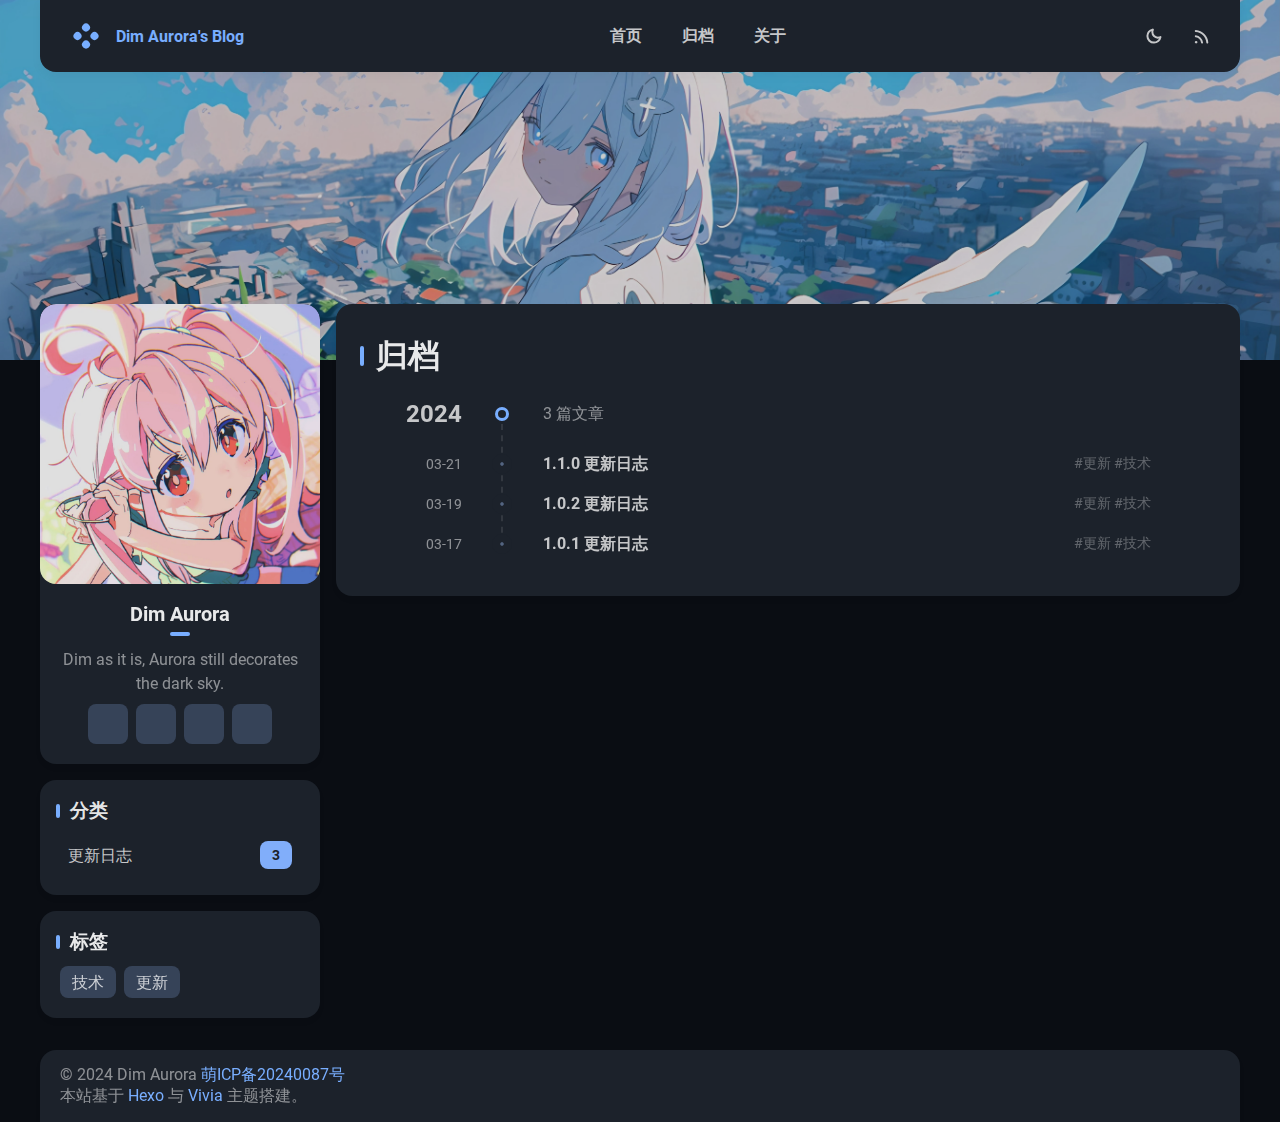
<file: tags/更新/index.html>
<!DOCTYPE html>


<html theme="dark" showBanner="true" hasBanner="true" > 
<link href="https://cdn.staticfile.org/font-awesome/6.4.2/css/fontawesome.min.css" rel="stylesheet">
<link href="https://cdn.staticfile.org/font-awesome/6.4.2/css/brands.min.css" rel="stylesheet">
<link href="https://cdn.staticfile.org/font-awesome/6.4.2/css/solid.min.css" rel="stylesheet">
<script src="/js/color.global.min.js" ></script>
<script src="/js/load-settings.js" ></script>
<head>
  <meta charset="utf-8">
  
  
  

  
  <title>标签: 更新 | Dim Aurora&#39;s Blog</title>
  <meta name="viewport" content="width=device-width, initial-scale=1, shrink-to-fit=no">

  <link rel="preload" href="/css/fonts/Roboto-Regular.ttf" as="font" type="font/ttf" crossorigin="anonymous">
  <link rel="preload" href="/css/fonts/Roboto-Bold.ttf" as="font" type="font/ttf" crossorigin="anonymous">

  <meta property="og:type" content="website">
<meta property="og:title" content="Dim Aurora&#39;s Blog">
<meta property="og:url" content="https://dimaurora.com/tags/%E6%9B%B4%E6%96%B0/">
<meta property="og:site_name" content="Dim Aurora&#39;s Blog">
<meta property="og:locale" content="zh_CN">
<meta property="article:author" content="Dim Aurora">
<meta name="twitter:card" content="summary">
  
    <link rel="alternate" href="/atom.xml" title="Dim Aurora's Blog" type="application/atom+xml">
  
  
    <link rel="shortcut icon" href="/favicon.png">
  
  
<link rel="stylesheet" href="/css/style.css">

<meta name="generator" content="Hexo 7.1.1"></head>

<body>
  
  
    
<div id="banner" class="">
  <img src="/banner.jpg" itemprop="image">
  <div id="banner-dim"></div>
</div>
 
   
  <div id="main-grid" class="  ">
    <div id="nav" class=""  >
      <navbar id="navbar">
  <nav id="title-nav">
    <a href="/">
      <div id="vivia-logo">
        <div class="dot"></div>
        <div class="dot"></div>
        <div class="dot"></div>
        <div class="dot"></div>
      </div>
      <div>Dim Aurora's Blog </div>
    </a>
  </nav>
  <nav id="main-nav">
    
      <a class="main-nav-link" href="/">首页</a>
    
      <a class="main-nav-link" href="/archives">归档</a>
    
      <a class="main-nav-link" href="/about">关于</a>
    
  </nav>
  <nav id="sub-nav">
    <a id="theme-btn" class="nav-icon">
      <span class="light-mode-icon"><svg xmlns="http://www.w3.org/2000/svg" height="20" viewBox="0 -960 960 960" width="20"><path d="M438.5-829.913v-48q0-17.452 11.963-29.476 11.964-12.024 29.326-12.024 17.363 0 29.537 12.024t12.174 29.476v48q0 17.452-11.963 29.476-11.964 12.024-29.326 12.024-17.363 0-29.537-12.024T438.5-829.913Zm0 747.826v-48q0-17.452 11.963-29.476 11.964-12.024 29.326-12.024 17.363 0 29.537 12.024t12.174 29.476v48q0 17.452-11.963 29.476-11.964 12.024-29.326 12.024-17.363 0-29.537-12.024T438.5-82.087ZM877.913-438.5h-48q-17.452 0-29.476-11.963-12.024-11.964-12.024-29.326 0-17.363 12.024-29.537t29.476-12.174h48q17.452 0 29.476 11.963 12.024 11.964 12.024 29.326 0 17.363-12.024 29.537T877.913-438.5Zm-747.826 0h-48q-17.452 0-29.476-11.963-12.024-11.964-12.024-29.326 0-17.363 12.024-29.537T82.087-521.5h48q17.452 0 29.476 11.963 12.024 11.964 12.024 29.326 0 17.363-12.024 29.537T130.087-438.5Zm660.174-290.87-34.239 32q-12.913 12.674-29.565 12.174-16.653-.5-29.327-13.174-12.674-12.673-12.554-28.826.12-16.152 12.794-28.826l33-35q12.913-12.674 30.454-12.674t30.163 12.847q12.709 12.846 12.328 30.826-.38 17.98-13.054 30.653ZM262.63-203.978l-32 34q-12.913 12.674-30.454 12.674t-30.163-12.847q-12.709-12.846-12.328-30.826.38-17.98 13.054-30.653l33.239-31q12.913-12.674 29.565-12.174 16.653.5 29.327 13.174 12.674 12.673 12.554 28.826-.12 16.152-12.794 28.826Zm466.74 33.239-32-33.239q-12.674-12.913-12.174-29.565.5-16.653 13.174-29.327 12.673-12.674 28.826-13.054 16.152-.38 28.826 12.294l35 33q12.674 12.913 12.674 30.454t-12.847 30.163q-12.846 12.709-30.826 12.328-17.98-.38-30.653-13.054ZM203.978-697.37l-34-33q-12.674-12.913-13.174-29.945-.5-17.033 12.174-29.707t31.326-13.293q18.653-.62 31.326 13.054l32 34.239q11.674 12.913 11.174 29.565-.5 16.653-13.174 29.327-12.673 12.674-28.826 12.554-16.152-.12-28.826-12.794ZM480-240q-100 0-170-70t-70-170q0-100 70-170t170-70q100 0 170 70t70 170q0 100-70 170t-170 70Zm-.247-82q65.703 0 111.475-46.272Q637-414.544 637-480.247t-45.525-111.228Q545.95-637 480.247-637t-111.475 45.525Q323-545.95 323-480.247t45.525 111.975Q414.05-322 479.753-322ZM481-481Z"/></svg></span>
      <span class="dark-mode-icon"><svg xmlns="http://www.w3.org/2000/svg" height="20" viewBox="0 -960 960 960" width="20"><path d="M480.239-116.413q-152.63 0-258.228-105.478Q116.413-327.37 116.413-480q0-130.935 77.739-227.435t206.304-125.043q43.022-9.631 63.87 10.869t3.478 62.805q-8.891 22.043-14.315 44.463-5.424 22.42-5.424 46.689 0 91.694 64.326 155.879 64.325 64.186 156.218 64.186 24.369 0 46.978-4.946 22.609-4.945 44.413-14.076 42.826-17.369 62.967 1.142 20.142 18.511 10.511 61.054Q807.174-280 712.63-198.206q-94.543 81.793-232.391 81.793Zm0-95q79.783 0 143.337-40.217 63.554-40.218 95.793-108.283-15.608 4.044-31.097 5.326-15.49 1.283-31.859.805-123.706-4.066-210.777-90.539-87.071-86.473-91.614-212.092-.24-16.369.923-31.978 1.164-15.609 5.446-30.978-67.826 32.478-108.282 96.152Q211.652-559.543 211.652-480q0 111.929 78.329 190.258 78.329 78.329 190.258 78.329ZM466.13-465.891Z"/></svg></span>
    </a>
    
      <a id="nav-rss-link" class="nav-icon mobile-hide" href="/atom.xml" title="RSS 订阅">
        <svg xmlns="http://www.w3.org/2000/svg" height="20" viewBox="0 -960 960 960" width="20"><path d="M198-120q-25.846 0-44.23-18.384-18.384-18.385-18.384-44.23 0-25.846 18.384-44.23 18.384-18.385 44.23-18.385 25.846 0 44.23 18.385 18.384 18.384 18.384 44.23 0 25.845-18.384 44.23Q223.846-120 198-120Zm538.385 0q-18.846 0-32.923-13.769-14.076-13.769-15.922-33.23-8.692-100.616-51.077-188.654-42.385-88.039-109.885-155.539-67.5-67.501-155.539-109.885Q283-663.462 182.385-672.154q-19.461-1.846-33.23-16.23-13.769-14.385-13.769-33.846t14.076-32.922q14.077-13.461 32.923-12.23 120.076 8.692 226.038 58.768 105.961 50.077 185.73 129.846 79.769 79.769 129.846 185.731 50.077 105.961 58.769 226.038 1.231 18.846-12.538 32.922Q756.461-120 736.385-120Zm-252 0q-18.231 0-32.423-13.461t-18.653-33.538Q418.155-264.23 348.886-333.5q-69.27-69.27-166.501-84.423-20.077-4.462-33.538-18.961-13.461-14.5-13.461-33.346 0-19.076 13.884-33.23 13.884-14.153 33.115-10.922 136.769 15.384 234.384 112.999 97.615 97.615 112.999 234.384 3.231 19.23-10.538 33.115Q505.461-120 484.385-120Z"/></svg>
      </a>
    
    <div id="nav-menu-btn" class="nav-icon">
      <svg xmlns="http://www.w3.org/2000/svg" height="20" viewBox="0 -960 960 960" width="20"><path d="M177.37-252.282q-17.453 0-29.477-11.964-12.024-11.963-12.024-29.326t12.024-29.537q12.024-12.174 29.477-12.174h605.26q17.453 0 29.477 11.964 12.024 11.963 12.024 29.326t-12.024 29.537q-12.024 12.174-29.477 12.174H177.37Zm0-186.218q-17.453 0-29.477-11.963-12.024-11.964-12.024-29.326 0-17.363 12.024-29.537T177.37-521.5h605.26q17.453 0 29.477 11.963 12.024 11.964 12.024 29.326 0 17.363-12.024 29.537T782.63-438.5H177.37Zm0-186.217q-17.453 0-29.477-11.964-12.024-11.963-12.024-29.326t12.024-29.537q12.024-12.174 29.477-12.174h605.26q17.453 0 29.477 11.964 12.024 11.963 12.024 29.326t-12.024 29.537q-12.024 12.174-29.477 12.174H177.37Z"/></svg>
    </div>
  </nav>
</navbar>
<div id="nav-dropdown" class="hidden">
  <div id="dropdown-link-list">
    
      <a class="nav-dropdown-link" href="/">首页</a>
    
      <a class="nav-dropdown-link" href="/archives">归档</a>
    
      <a class="nav-dropdown-link" href="/about">关于</a>
    
    
      <a class="nav-dropdown-link" href="/atom.xml" title="RSS 订阅">RSS</a>
     
    </div>
</div>
<script>
  let dropdownBtn = document.getElementById("nav-menu-btn");
  let dropdownEle = document.getElementById("nav-dropdown");
  dropdownBtn.onclick = function() {
    dropdownEle.classList.toggle("hidden");
  }
</script>
    </div>
    <div id="sidebar-wrapper">
      <sidebar id="sidebar">
  
    <div class="widget-wrap">
  <div class="info-card">
    <div class="avatar">
      
        <image src=/avatar.jpg></image>
      
      <div class="img-dim"></div>
    </div>
    <div class="info">
      <div class="username">Dim Aurora </div>
      <div class="dot"></div>
      <div class="subtitle">Dim as it is, Aurora still decorates the dark sky. </div>
      <div class="link-list">
        
          <a class="link-btn" target="_blank" rel="noopener" href="https://weibo.com/Aurora0825" title="微博"><i class="fa-brands fa-weibo"></i></a>
        
          <a class="link-btn" target="_blank" rel="noopener" href="https://twitter.com/DimAurora" title="X"><i class="fa-brands fa-x-twitter"></i></a>
        
          <a class="link-btn" target="_blank" rel="noopener" href="https://github.com/DimAurora0825" title="GitHub"><i class="fa-brands fa-github"></i></a>
        
          <a class="link-btn" href="/about" title="更多"><i class="fa-solid fa-ellipsis"></i></a>
         
      </div>  
    </div>
  </div>
</div>

  
  <div class="sticky">
    
      


  <div class="widget-wrap">
    <div class="widget">
      <h3 class="widget-title">分类</h3>
      <div class="category-box">
            <a class="category-link" href="/categories/%E6%9B%B4%E6%96%B0%E6%97%A5%E5%BF%97/">
                更新日志
                <div class="category-count">3</div>
            </a>
        </div>
    </div>
  </div>


    
      
  <div class="widget-wrap">
    <div class="widget">
      <h3 class="widget-title">标签</h3>
      <ul class="widget-tag-list" itemprop="keywords"><li class="widget-tag-list-item"><a class="widget-tag-list-link" href="/tags/%E6%8A%80%E6%9C%AF/" rel="tag">技术</a></li><li class="widget-tag-list-item"><a class="widget-tag-list-link" href="/tags/%E6%9B%B4%E6%96%B0/" rel="tag">更新</a></li></ul>
    </div>
  </div>


    
  </div>
</sidebar>
    </div>
    <div id="content-body">
       

<div class="archive-main-card">
    <div class="archive-top">
      <div class="main-title-bar">
        <div class="main-title-dot"></div>
        <h1 class="article-title">归档</h1>
      </div>    
    </div>
    
    
      
      
        
        <div class="year-line">
            <div class="year-num">2024</div>
            <div class="dot-wrapper">
                <div class="dot"></div>
            </div>
            <div class="article-count">3 篇文章</div>
        </div>
      
      <a class="archive-article-link" href="/2024/03/21/Update_1.1.0/" title="1.1.0 更新日志">
        <div class="date">03-21</div>
        <div class="line">
            <div class="dot"></div>
        </div>
        <div class="title">
            <div class="title-inner">
                
                    1.1.0 更新日志
                
            </div>
        </div>
        <div class="tags">
            #更新 #技术
        </div>
      </a>
    
      
      
      <a class="archive-article-link" href="/2024/03/19/Update_1.0.2/" title="1.0.2 更新日志">
        <div class="date">03-19</div>
        <div class="line">
            <div class="dot"></div>
        </div>
        <div class="title">
            <div class="title-inner">
                
                    1.0.2 更新日志
                
            </div>
        </div>
        <div class="tags">
            #更新 #技术
        </div>
      </a>
    
      
      
      <a class="archive-article-link" href="/2024/03/17/Update_1.0.1/" title="1.0.1 更新日志">
        <div class="date">03-17</div>
        <div class="line">
            <div class="dot"></div>
        </div>
        <div class="title">
            <div class="title-inner">
                
                    1.0.1 更新日志
                
            </div>
        </div>
        <div class="tags">
            #更新 #技术
        </div>
      </a>
    
  </div>
    </div>
    <div id="footer-wrapper">
      <footer id="footer">
  
  <div id="footer-info" class="inner">
    
    &copy; 2024 Dim Aurora <a href="https://icp.gov.moe/?keyword=20240087" target="_blank">萌ICP备20240087号</a><br>
    本站基于 <a href="https://hexo.io" target="_blank">Hexo</a> 与 <a href="https://github.com/saicaca/hexo-theme-vivia" target="_blank">Vivia</a> 主题搭建。
  </div>
</footer>
    </div>
    <div class="back-to-top-wrapper">
    <button id="back-to-top-btn" class="back-to-top-btn hide" onclick="topFunction()">
        <i class="fa-solid fa-angle-up"></i>
    </button>
</div>

<script>
    function topFunction() {
        window.scroll({ top: 0, behavior: 'smooth' });
    }
    let btn = document.getElementById('back-to-top-btn');
    function scrollFunction() {
        if (document.body.scrollTop > 600 || document.documentElement.scrollTop > 600) {
            btn.classList.remove('hide')
        } else {
            btn.classList.add('hide')
        }
    }
    window.onscroll = function() {
        scrollFunction();
    }
</script>
  </div>
  <script src="/js/light-dark-switch.js"></script>
</body>
</html>
</file>
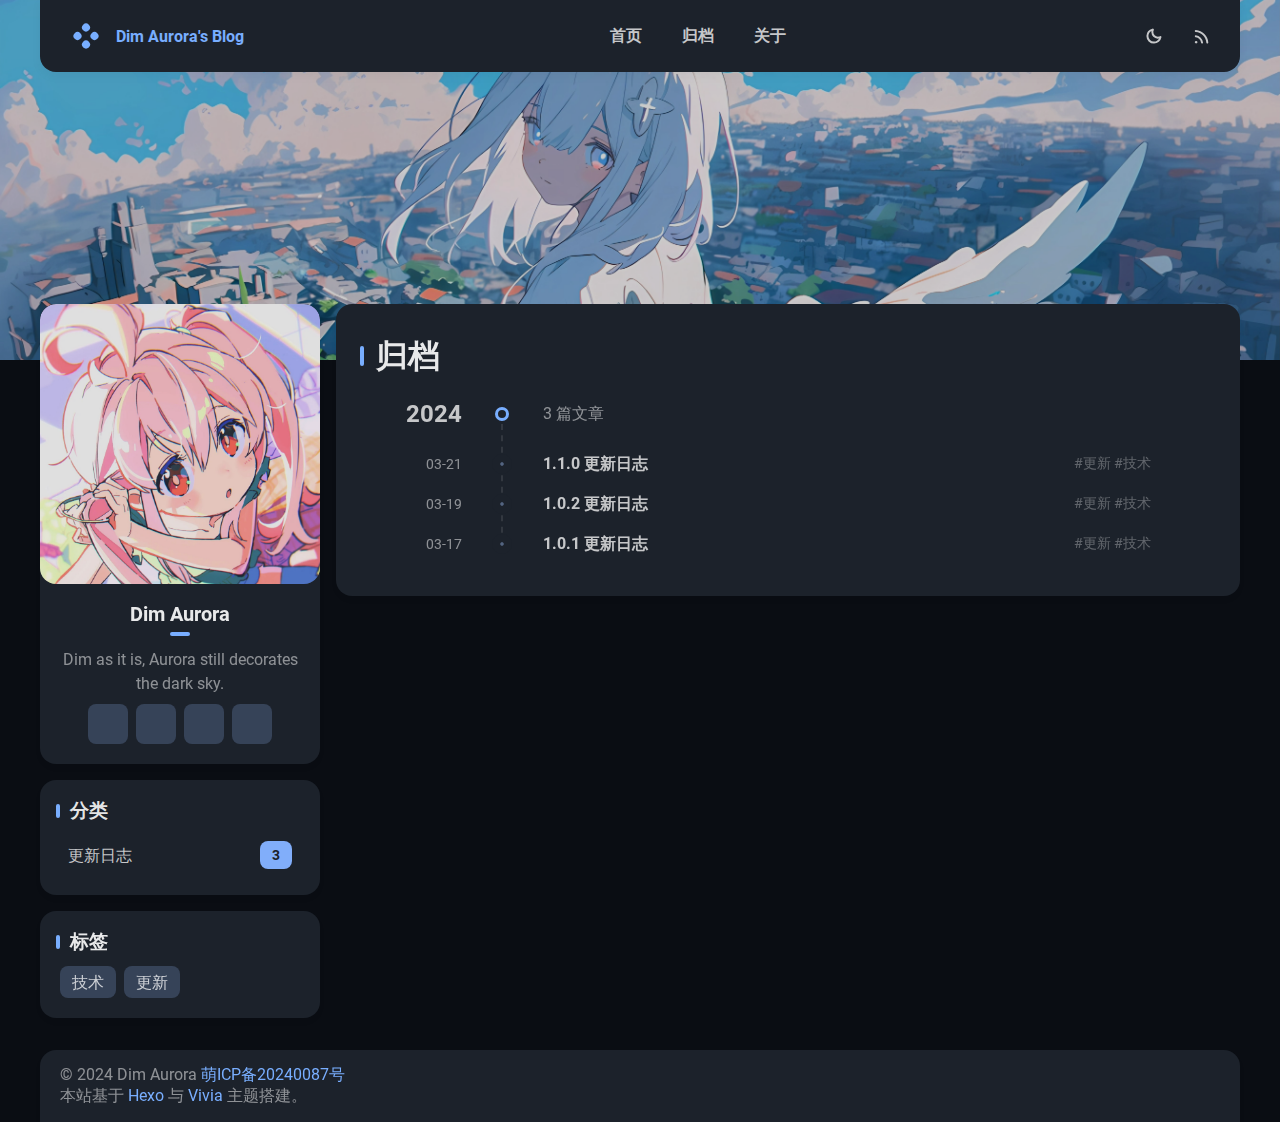
<file: archives/2024/03/index.html>
<!DOCTYPE html>


<html theme="dark" showBanner="true" hasBanner="true" > 
<link href="https://cdn.staticfile.org/font-awesome/6.4.2/css/fontawesome.min.css" rel="stylesheet">
<link href="https://cdn.staticfile.org/font-awesome/6.4.2/css/brands.min.css" rel="stylesheet">
<link href="https://cdn.staticfile.org/font-awesome/6.4.2/css/solid.min.css" rel="stylesheet">
<script src="/js/color.global.min.js" ></script>
<script src="/js/load-settings.js" ></script>
<head>
  <meta charset="utf-8">
  
  
  

  
  <title>归档: 2024/3 | Dim Aurora&#39;s Blog</title>
  <meta name="viewport" content="width=device-width, initial-scale=1, shrink-to-fit=no">

  <link rel="preload" href="/css/fonts/Roboto-Regular.ttf" as="font" type="font/ttf" crossorigin="anonymous">
  <link rel="preload" href="/css/fonts/Roboto-Bold.ttf" as="font" type="font/ttf" crossorigin="anonymous">

  <meta property="og:type" content="website">
<meta property="og:title" content="Dim Aurora&#39;s Blog">
<meta property="og:url" content="https://dimaurora.com/archives/2024/03/">
<meta property="og:site_name" content="Dim Aurora&#39;s Blog">
<meta property="og:locale" content="zh_CN">
<meta property="article:author" content="Dim Aurora">
<meta name="twitter:card" content="summary">
  
    <link rel="alternate" href="/atom.xml" title="Dim Aurora's Blog" type="application/atom+xml">
  
  
    <link rel="shortcut icon" href="/favicon.png">
  
  
<link rel="stylesheet" href="/css/style.css">

<meta name="generator" content="Hexo 7.1.1"></head>

<body>
  
  
    
<div id="banner" class="">
  <img src="/banner.jpg" itemprop="image">
  <div id="banner-dim"></div>
</div>
 
   
  <div id="main-grid" class="  ">
    <div id="nav" class=""  >
      <navbar id="navbar">
  <nav id="title-nav">
    <a href="/">
      <div id="vivia-logo">
        <div class="dot"></div>
        <div class="dot"></div>
        <div class="dot"></div>
        <div class="dot"></div>
      </div>
      <div>Dim Aurora's Blog </div>
    </a>
  </nav>
  <nav id="main-nav">
    
      <a class="main-nav-link" href="/">首页</a>
    
      <a class="main-nav-link" href="/archives">归档</a>
    
      <a class="main-nav-link" href="/about">关于</a>
    
  </nav>
  <nav id="sub-nav">
    <a id="theme-btn" class="nav-icon">
      <span class="light-mode-icon"><svg xmlns="http://www.w3.org/2000/svg" height="20" viewBox="0 -960 960 960" width="20"><path d="M438.5-829.913v-48q0-17.452 11.963-29.476 11.964-12.024 29.326-12.024 17.363 0 29.537 12.024t12.174 29.476v48q0 17.452-11.963 29.476-11.964 12.024-29.326 12.024-17.363 0-29.537-12.024T438.5-829.913Zm0 747.826v-48q0-17.452 11.963-29.476 11.964-12.024 29.326-12.024 17.363 0 29.537 12.024t12.174 29.476v48q0 17.452-11.963 29.476-11.964 12.024-29.326 12.024-17.363 0-29.537-12.024T438.5-82.087ZM877.913-438.5h-48q-17.452 0-29.476-11.963-12.024-11.964-12.024-29.326 0-17.363 12.024-29.537t29.476-12.174h48q17.452 0 29.476 11.963 12.024 11.964 12.024 29.326 0 17.363-12.024 29.537T877.913-438.5Zm-747.826 0h-48q-17.452 0-29.476-11.963-12.024-11.964-12.024-29.326 0-17.363 12.024-29.537T82.087-521.5h48q17.452 0 29.476 11.963 12.024 11.964 12.024 29.326 0 17.363-12.024 29.537T130.087-438.5Zm660.174-290.87-34.239 32q-12.913 12.674-29.565 12.174-16.653-.5-29.327-13.174-12.674-12.673-12.554-28.826.12-16.152 12.794-28.826l33-35q12.913-12.674 30.454-12.674t30.163 12.847q12.709 12.846 12.328 30.826-.38 17.98-13.054 30.653ZM262.63-203.978l-32 34q-12.913 12.674-30.454 12.674t-30.163-12.847q-12.709-12.846-12.328-30.826.38-17.98 13.054-30.653l33.239-31q12.913-12.674 29.565-12.174 16.653.5 29.327 13.174 12.674 12.673 12.554 28.826-.12 16.152-12.794 28.826Zm466.74 33.239-32-33.239q-12.674-12.913-12.174-29.565.5-16.653 13.174-29.327 12.673-12.674 28.826-13.054 16.152-.38 28.826 12.294l35 33q12.674 12.913 12.674 30.454t-12.847 30.163q-12.846 12.709-30.826 12.328-17.98-.38-30.653-13.054ZM203.978-697.37l-34-33q-12.674-12.913-13.174-29.945-.5-17.033 12.174-29.707t31.326-13.293q18.653-.62 31.326 13.054l32 34.239q11.674 12.913 11.174 29.565-.5 16.653-13.174 29.327-12.673 12.674-28.826 12.554-16.152-.12-28.826-12.794ZM480-240q-100 0-170-70t-70-170q0-100 70-170t170-70q100 0 170 70t70 170q0 100-70 170t-170 70Zm-.247-82q65.703 0 111.475-46.272Q637-414.544 637-480.247t-45.525-111.228Q545.95-637 480.247-637t-111.475 45.525Q323-545.95 323-480.247t45.525 111.975Q414.05-322 479.753-322ZM481-481Z"/></svg></span>
      <span class="dark-mode-icon"><svg xmlns="http://www.w3.org/2000/svg" height="20" viewBox="0 -960 960 960" width="20"><path d="M480.239-116.413q-152.63 0-258.228-105.478Q116.413-327.37 116.413-480q0-130.935 77.739-227.435t206.304-125.043q43.022-9.631 63.87 10.869t3.478 62.805q-8.891 22.043-14.315 44.463-5.424 22.42-5.424 46.689 0 91.694 64.326 155.879 64.325 64.186 156.218 64.186 24.369 0 46.978-4.946 22.609-4.945 44.413-14.076 42.826-17.369 62.967 1.142 20.142 18.511 10.511 61.054Q807.174-280 712.63-198.206q-94.543 81.793-232.391 81.793Zm0-95q79.783 0 143.337-40.217 63.554-40.218 95.793-108.283-15.608 4.044-31.097 5.326-15.49 1.283-31.859.805-123.706-4.066-210.777-90.539-87.071-86.473-91.614-212.092-.24-16.369.923-31.978 1.164-15.609 5.446-30.978-67.826 32.478-108.282 96.152Q211.652-559.543 211.652-480q0 111.929 78.329 190.258 78.329 78.329 190.258 78.329ZM466.13-465.891Z"/></svg></span>
    </a>
    
      <a id="nav-rss-link" class="nav-icon mobile-hide" href="/atom.xml" title="RSS 订阅">
        <svg xmlns="http://www.w3.org/2000/svg" height="20" viewBox="0 -960 960 960" width="20"><path d="M198-120q-25.846 0-44.23-18.384-18.384-18.385-18.384-44.23 0-25.846 18.384-44.23 18.384-18.385 44.23-18.385 25.846 0 44.23 18.385 18.384 18.384 18.384 44.23 0 25.845-18.384 44.23Q223.846-120 198-120Zm538.385 0q-18.846 0-32.923-13.769-14.076-13.769-15.922-33.23-8.692-100.616-51.077-188.654-42.385-88.039-109.885-155.539-67.5-67.501-155.539-109.885Q283-663.462 182.385-672.154q-19.461-1.846-33.23-16.23-13.769-14.385-13.769-33.846t14.076-32.922q14.077-13.461 32.923-12.23 120.076 8.692 226.038 58.768 105.961 50.077 185.73 129.846 79.769 79.769 129.846 185.731 50.077 105.961 58.769 226.038 1.231 18.846-12.538 32.922Q756.461-120 736.385-120Zm-252 0q-18.231 0-32.423-13.461t-18.653-33.538Q418.155-264.23 348.886-333.5q-69.27-69.27-166.501-84.423-20.077-4.462-33.538-18.961-13.461-14.5-13.461-33.346 0-19.076 13.884-33.23 13.884-14.153 33.115-10.922 136.769 15.384 234.384 112.999 97.615 97.615 112.999 234.384 3.231 19.23-10.538 33.115Q505.461-120 484.385-120Z"/></svg>
      </a>
    
    <div id="nav-menu-btn" class="nav-icon">
      <svg xmlns="http://www.w3.org/2000/svg" height="20" viewBox="0 -960 960 960" width="20"><path d="M177.37-252.282q-17.453 0-29.477-11.964-12.024-11.963-12.024-29.326t12.024-29.537q12.024-12.174 29.477-12.174h605.26q17.453 0 29.477 11.964 12.024 11.963 12.024 29.326t-12.024 29.537q-12.024 12.174-29.477 12.174H177.37Zm0-186.218q-17.453 0-29.477-11.963-12.024-11.964-12.024-29.326 0-17.363 12.024-29.537T177.37-521.5h605.26q17.453 0 29.477 11.963 12.024 11.964 12.024 29.326 0 17.363-12.024 29.537T782.63-438.5H177.37Zm0-186.217q-17.453 0-29.477-11.964-12.024-11.963-12.024-29.326t12.024-29.537q12.024-12.174 29.477-12.174h605.26q17.453 0 29.477 11.964 12.024 11.963 12.024 29.326t-12.024 29.537q-12.024 12.174-29.477 12.174H177.37Z"/></svg>
    </div>
  </nav>
</navbar>
<div id="nav-dropdown" class="hidden">
  <div id="dropdown-link-list">
    
      <a class="nav-dropdown-link" href="/">首页</a>
    
      <a class="nav-dropdown-link" href="/archives">归档</a>
    
      <a class="nav-dropdown-link" href="/about">关于</a>
    
    
      <a class="nav-dropdown-link" href="/atom.xml" title="RSS 订阅">RSS</a>
     
    </div>
</div>
<script>
  let dropdownBtn = document.getElementById("nav-menu-btn");
  let dropdownEle = document.getElementById("nav-dropdown");
  dropdownBtn.onclick = function() {
    dropdownEle.classList.toggle("hidden");
  }
</script>
    </div>
    <div id="sidebar-wrapper">
      <sidebar id="sidebar">
  
    <div class="widget-wrap">
  <div class="info-card">
    <div class="avatar">
      
        <image src=/avatar.jpg></image>
      
      <div class="img-dim"></div>
    </div>
    <div class="info">
      <div class="username">Dim Aurora </div>
      <div class="dot"></div>
      <div class="subtitle">Dim as it is, Aurora still decorates the dark sky. </div>
      <div class="link-list">
        
          <a class="link-btn" target="_blank" rel="noopener" href="https://weibo.com/Aurora0825" title="微博"><i class="fa-brands fa-weibo"></i></a>
        
          <a class="link-btn" target="_blank" rel="noopener" href="https://twitter.com/DimAurora" title="X"><i class="fa-brands fa-x-twitter"></i></a>
        
          <a class="link-btn" target="_blank" rel="noopener" href="https://github.com/DimAurora0825" title="GitHub"><i class="fa-brands fa-github"></i></a>
        
          <a class="link-btn" href="/about" title="更多"><i class="fa-solid fa-ellipsis"></i></a>
         
      </div>  
    </div>
  </div>
</div>

  
  <div class="sticky">
    
      


  <div class="widget-wrap">
    <div class="widget">
      <h3 class="widget-title">分类</h3>
      <div class="category-box">
            <a class="category-link" href="/categories/%E6%9B%B4%E6%96%B0%E6%97%A5%E5%BF%97/">
                更新日志
                <div class="category-count">3</div>
            </a>
        </div>
    </div>
  </div>


    
      
  <div class="widget-wrap">
    <div class="widget">
      <h3 class="widget-title">标签</h3>
      <ul class="widget-tag-list" itemprop="keywords"><li class="widget-tag-list-item"><a class="widget-tag-list-link" href="/tags/%E6%8A%80%E6%9C%AF/" rel="tag">技术</a></li><li class="widget-tag-list-item"><a class="widget-tag-list-link" href="/tags/%E6%9B%B4%E6%96%B0/" rel="tag">更新</a></li></ul>
    </div>
  </div>


    
  </div>
</sidebar>
    </div>
    <div id="content-body">
       

<div class="archive-main-card">
    <div class="archive-top">
      <div class="main-title-bar">
        <div class="main-title-dot"></div>
        <h1 class="article-title">归档</h1>
      </div>    
    </div>
    
    
      
      
        
        <div class="year-line">
            <div class="year-num">2024</div>
            <div class="dot-wrapper">
                <div class="dot"></div>
            </div>
            <div class="article-count">3 篇文章</div>
        </div>
      
      <a class="archive-article-link" href="/2024/03/21/Update_1.1.0/" title="1.1.0 更新日志">
        <div class="date">03-21</div>
        <div class="line">
            <div class="dot"></div>
        </div>
        <div class="title">
            <div class="title-inner">
                
                    1.1.0 更新日志
                
            </div>
        </div>
        <div class="tags">
            #更新 #技术
        </div>
      </a>
    
      
      
      <a class="archive-article-link" href="/2024/03/19/Update_1.0.2/" title="1.0.2 更新日志">
        <div class="date">03-19</div>
        <div class="line">
            <div class="dot"></div>
        </div>
        <div class="title">
            <div class="title-inner">
                
                    1.0.2 更新日志
                
            </div>
        </div>
        <div class="tags">
            #更新 #技术
        </div>
      </a>
    
      
      
      <a class="archive-article-link" href="/2024/03/17/Update_1.0.1/" title="1.0.1 更新日志">
        <div class="date">03-17</div>
        <div class="line">
            <div class="dot"></div>
        </div>
        <div class="title">
            <div class="title-inner">
                
                    1.0.1 更新日志
                
            </div>
        </div>
        <div class="tags">
            #更新 #技术
        </div>
      </a>
    
  </div>
    </div>
    <div id="footer-wrapper">
      <footer id="footer">
  
  <div id="footer-info" class="inner">
    
    &copy; 2024 Dim Aurora <a href="https://icp.gov.moe/?keyword=20240087" target="_blank">萌ICP备20240087号</a><br>
    本站基于 <a href="https://hexo.io" target="_blank">Hexo</a> 与 <a href="https://github.com/saicaca/hexo-theme-vivia" target="_blank">Vivia</a> 主题搭建。
  </div>
</footer>
    </div>
    <div class="back-to-top-wrapper">
    <button id="back-to-top-btn" class="back-to-top-btn hide" onclick="topFunction()">
        <i class="fa-solid fa-angle-up"></i>
    </button>
</div>

<script>
    function topFunction() {
        window.scroll({ top: 0, behavior: 'smooth' });
    }
    let btn = document.getElementById('back-to-top-btn');
    function scrollFunction() {
        if (document.body.scrollTop > 600 || document.documentElement.scrollTop > 600) {
            btn.classList.remove('hide')
        } else {
            btn.classList.add('hide')
        }
    }
    window.onscroll = function() {
        scrollFunction();
    }
</script>
  </div>
  <script src="/js/light-dark-switch.js"></script>
</body>
</html>
</file>
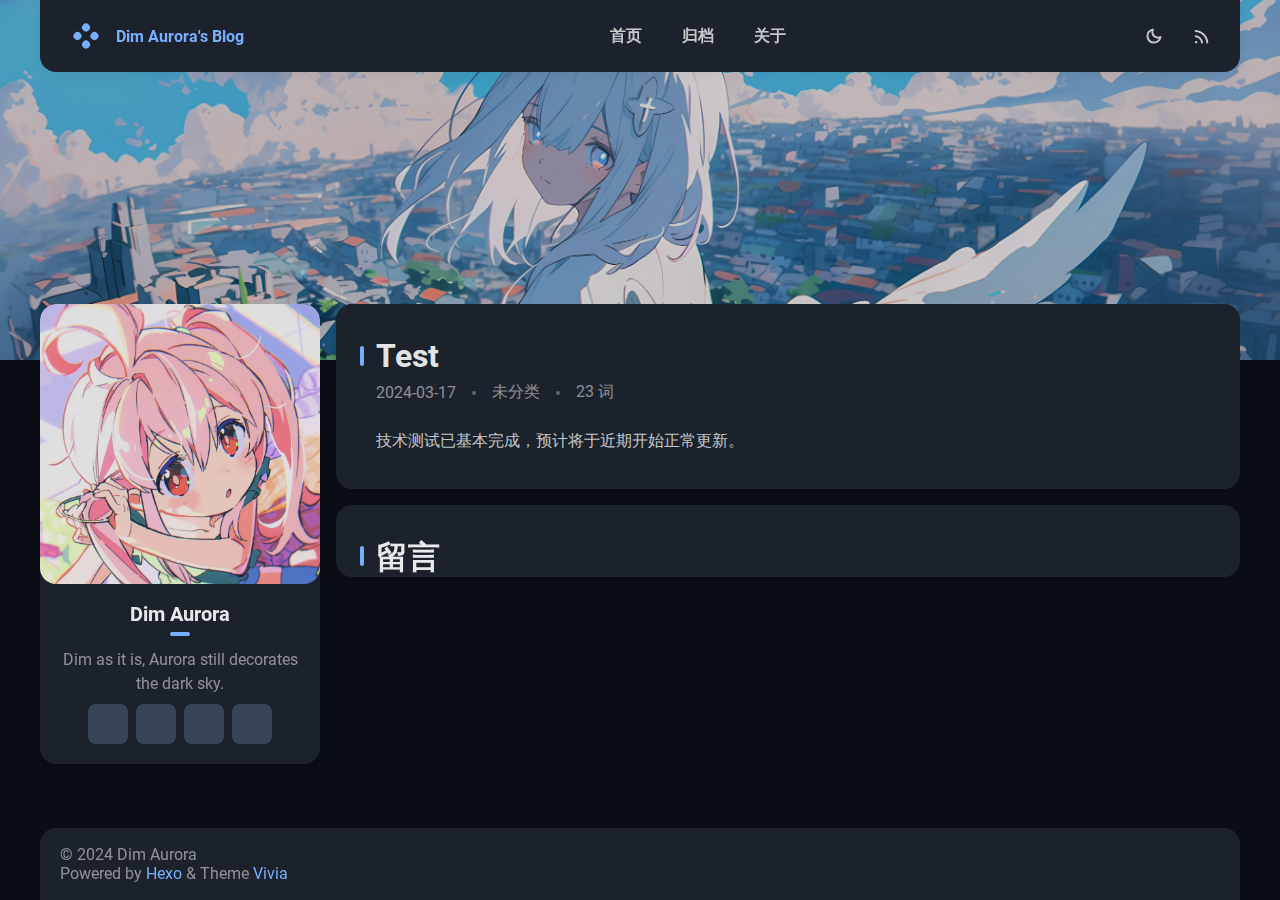
<file: 2024/03/17/Test/index.html>
<!DOCTYPE html>


<html theme="dark" showBanner="true" hasBanner="true" > 
<link href="https://cdn.staticfile.org/font-awesome/6.4.2/css/fontawesome.min.css" rel="stylesheet">
<link href="https://cdn.staticfile.org/font-awesome/6.4.2/css/brands.min.css" rel="stylesheet">
<link href="https://cdn.staticfile.org/font-awesome/6.4.2/css/solid.min.css" rel="stylesheet">
<script src="/js/color.global.min.js" ></script>
<script src="/js/load-settings.js" ></script>
<head>
  <meta charset="utf-8">
  
  
  

  
  <title>Test | Dim Aurora&#39;s Blog</title>
  <meta name="viewport" content="width=device-width, initial-scale=1, shrink-to-fit=no">

  <link rel="preload" href="/css/fonts/Roboto-Regular.ttf" as="font" type="font/ttf" crossorigin="anonymous">
  <link rel="preload" href="/css/fonts/Roboto-Bold.ttf" as="font" type="font/ttf" crossorigin="anonymous">

  <meta name="description" content="技术测试已基本完成，预计将于近期开始正常更新。">
<meta property="og:type" content="article">
<meta property="og:title" content="Test">
<meta property="og:url" content="https://dimaurora.com/2024/03/17/Test/">
<meta property="og:site_name" content="Dim Aurora&#39;s Blog">
<meta property="og:description" content="技术测试已基本完成，预计将于近期开始正常更新。">
<meta property="og:locale" content="zh_CN">
<meta property="article:published_time" content="2024-03-16T16:29:15.027Z">
<meta property="article:modified_time" content="2024-03-16T22:51:12.418Z">
<meta property="article:author" content="Dim Aurora">
<meta name="twitter:card" content="summary">
  
    <link rel="alternate" href="/atom.xml" title="Dim Aurora's Blog" type="application/atom+xml">
  
  
    <link rel="icon" media="(prefers-color-scheme: light)" href="/images/favicon-light-32.png" sizes="32x32">
    <link rel="icon" media="(prefers-color-scheme: light)" href="/images/favicon-light-128.png" sizes="128x128">
    <link rel="icon" media="(prefers-color-scheme: light)" href="/images/favicon-light-180.png" sizes="180x180">
    <link rel="icon" media="(prefers-color-scheme: light)" href="/images/favicon-light-192.png" sizes="192x192">
    <link rel="icon" media="(prefers-color-scheme: dark)" href="/images/favicon-dark-32.png" sizes="32x32">
    <link rel="icon" media="(prefers-color-scheme: dark)" href="/images/favicon-dark-128.png" sizes="128x128">
    <link rel="icon" media="(prefers-color-scheme: dark)" href="/images/favicon-dark-180.png" sizes="180x180">
    <link rel="icon" media="(prefers-color-scheme: dark)" href="/images/favicon-dark-192.png" sizes="192x192">
  
  
<link rel="stylesheet" href="/css/style.css">

<meta name="generator" content="Hexo 7.1.1"></head>

<body>
  
  
    
<div id="banner" class="">
  <img src="/banner.jpg" itemprop="image">
  <div id="banner-dim"></div>
</div>
 
   
  <div id="main-grid" class="  ">
    <div id="nav" class=""  >
      <navbar id="navbar">
  <nav id="title-nav">
    <a href="/">
      <div id="vivia-logo">
        <div class="dot"></div>
        <div class="dot"></div>
        <div class="dot"></div>
        <div class="dot"></div>
      </div>
      <div>Dim Aurora's Blog </div>
    </a>
  </nav>
  <nav id="main-nav">
    
      <a class="main-nav-link" href="/">首页</a>
    
      <a class="main-nav-link" href="/archives">归档</a>
    
      <a class="main-nav-link" href="/about">关于</a>
    
  </nav>
  <nav id="sub-nav">
    <a id="theme-btn" class="nav-icon">
      <span class="light-mode-icon"><svg xmlns="http://www.w3.org/2000/svg" height="20" viewBox="0 -960 960 960" width="20"><path d="M438.5-829.913v-48q0-17.452 11.963-29.476 11.964-12.024 29.326-12.024 17.363 0 29.537 12.024t12.174 29.476v48q0 17.452-11.963 29.476-11.964 12.024-29.326 12.024-17.363 0-29.537-12.024T438.5-829.913Zm0 747.826v-48q0-17.452 11.963-29.476 11.964-12.024 29.326-12.024 17.363 0 29.537 12.024t12.174 29.476v48q0 17.452-11.963 29.476-11.964 12.024-29.326 12.024-17.363 0-29.537-12.024T438.5-82.087ZM877.913-438.5h-48q-17.452 0-29.476-11.963-12.024-11.964-12.024-29.326 0-17.363 12.024-29.537t29.476-12.174h48q17.452 0 29.476 11.963 12.024 11.964 12.024 29.326 0 17.363-12.024 29.537T877.913-438.5Zm-747.826 0h-48q-17.452 0-29.476-11.963-12.024-11.964-12.024-29.326 0-17.363 12.024-29.537T82.087-521.5h48q17.452 0 29.476 11.963 12.024 11.964 12.024 29.326 0 17.363-12.024 29.537T130.087-438.5Zm660.174-290.87-34.239 32q-12.913 12.674-29.565 12.174-16.653-.5-29.327-13.174-12.674-12.673-12.554-28.826.12-16.152 12.794-28.826l33-35q12.913-12.674 30.454-12.674t30.163 12.847q12.709 12.846 12.328 30.826-.38 17.98-13.054 30.653ZM262.63-203.978l-32 34q-12.913 12.674-30.454 12.674t-30.163-12.847q-12.709-12.846-12.328-30.826.38-17.98 13.054-30.653l33.239-31q12.913-12.674 29.565-12.174 16.653.5 29.327 13.174 12.674 12.673 12.554 28.826-.12 16.152-12.794 28.826Zm466.74 33.239-32-33.239q-12.674-12.913-12.174-29.565.5-16.653 13.174-29.327 12.673-12.674 28.826-13.054 16.152-.38 28.826 12.294l35 33q12.674 12.913 12.674 30.454t-12.847 30.163q-12.846 12.709-30.826 12.328-17.98-.38-30.653-13.054ZM203.978-697.37l-34-33q-12.674-12.913-13.174-29.945-.5-17.033 12.174-29.707t31.326-13.293q18.653-.62 31.326 13.054l32 34.239q11.674 12.913 11.174 29.565-.5 16.653-13.174 29.327-12.673 12.674-28.826 12.554-16.152-.12-28.826-12.794ZM480-240q-100 0-170-70t-70-170q0-100 70-170t170-70q100 0 170 70t70 170q0 100-70 170t-170 70Zm-.247-82q65.703 0 111.475-46.272Q637-414.544 637-480.247t-45.525-111.228Q545.95-637 480.247-637t-111.475 45.525Q323-545.95 323-480.247t45.525 111.975Q414.05-322 479.753-322ZM481-481Z"/></svg></span>
      <span class="dark-mode-icon"><svg xmlns="http://www.w3.org/2000/svg" height="20" viewBox="0 -960 960 960" width="20"><path d="M480.239-116.413q-152.63 0-258.228-105.478Q116.413-327.37 116.413-480q0-130.935 77.739-227.435t206.304-125.043q43.022-9.631 63.87 10.869t3.478 62.805q-8.891 22.043-14.315 44.463-5.424 22.42-5.424 46.689 0 91.694 64.326 155.879 64.325 64.186 156.218 64.186 24.369 0 46.978-4.946 22.609-4.945 44.413-14.076 42.826-17.369 62.967 1.142 20.142 18.511 10.511 61.054Q807.174-280 712.63-198.206q-94.543 81.793-232.391 81.793Zm0-95q79.783 0 143.337-40.217 63.554-40.218 95.793-108.283-15.608 4.044-31.097 5.326-15.49 1.283-31.859.805-123.706-4.066-210.777-90.539-87.071-86.473-91.614-212.092-.24-16.369.923-31.978 1.164-15.609 5.446-30.978-67.826 32.478-108.282 96.152Q211.652-559.543 211.652-480q0 111.929 78.329 190.258 78.329 78.329 190.258 78.329ZM466.13-465.891Z"/></svg></span>
    </a>
    
      <a id="nav-rss-link" class="nav-icon mobile-hide" href="/atom.xml" title="RSS 订阅">
        <svg xmlns="http://www.w3.org/2000/svg" height="20" viewBox="0 -960 960 960" width="20"><path d="M198-120q-25.846 0-44.23-18.384-18.384-18.385-18.384-44.23 0-25.846 18.384-44.23 18.384-18.385 44.23-18.385 25.846 0 44.23 18.385 18.384 18.384 18.384 44.23 0 25.845-18.384 44.23Q223.846-120 198-120Zm538.385 0q-18.846 0-32.923-13.769-14.076-13.769-15.922-33.23-8.692-100.616-51.077-188.654-42.385-88.039-109.885-155.539-67.5-67.501-155.539-109.885Q283-663.462 182.385-672.154q-19.461-1.846-33.23-16.23-13.769-14.385-13.769-33.846t14.076-32.922q14.077-13.461 32.923-12.23 120.076 8.692 226.038 58.768 105.961 50.077 185.73 129.846 79.769 79.769 129.846 185.731 50.077 105.961 58.769 226.038 1.231 18.846-12.538 32.922Q756.461-120 736.385-120Zm-252 0q-18.231 0-32.423-13.461t-18.653-33.538Q418.155-264.23 348.886-333.5q-69.27-69.27-166.501-84.423-20.077-4.462-33.538-18.961-13.461-14.5-13.461-33.346 0-19.076 13.884-33.23 13.884-14.153 33.115-10.922 136.769 15.384 234.384 112.999 97.615 97.615 112.999 234.384 3.231 19.23-10.538 33.115Q505.461-120 484.385-120Z"/></svg>
      </a>
    
    <div id="nav-menu-btn" class="nav-icon">
      <svg xmlns="http://www.w3.org/2000/svg" height="20" viewBox="0 -960 960 960" width="20"><path d="M177.37-252.282q-17.453 0-29.477-11.964-12.024-11.963-12.024-29.326t12.024-29.537q12.024-12.174 29.477-12.174h605.26q17.453 0 29.477 11.964 12.024 11.963 12.024 29.326t-12.024 29.537q-12.024 12.174-29.477 12.174H177.37Zm0-186.218q-17.453 0-29.477-11.963-12.024-11.964-12.024-29.326 0-17.363 12.024-29.537T177.37-521.5h605.26q17.453 0 29.477 11.963 12.024 11.964 12.024 29.326 0 17.363-12.024 29.537T782.63-438.5H177.37Zm0-186.217q-17.453 0-29.477-11.964-12.024-11.963-12.024-29.326t12.024-29.537q12.024-12.174 29.477-12.174h605.26q17.453 0 29.477 11.964 12.024 11.963 12.024 29.326t-12.024 29.537q-12.024 12.174-29.477 12.174H177.37Z"/></svg>
    </div>
  </nav>
</navbar>
<div id="nav-dropdown" class="hidden">
  <div id="dropdown-link-list">
    
      <a class="nav-dropdown-link" href="/">首页</a>
    
      <a class="nav-dropdown-link" href="/archives">归档</a>
    
      <a class="nav-dropdown-link" href="/about">关于</a>
    
    
      <a class="nav-dropdown-link" href="/atom.xml" title="RSS 订阅">RSS</a>
     
    </div>
</div>
<script>
  let dropdownBtn = document.getElementById("nav-menu-btn");
  let dropdownEle = document.getElementById("nav-dropdown");
  dropdownBtn.onclick = function() {
    dropdownEle.classList.toggle("hidden");
  }
</script>
    </div>
    <div id="sidebar-wrapper">
      <sidebar id="sidebar">
  
    <div class="widget-wrap">
  <div class="info-card">
    <div class="avatar">
      
        <image src=/avatar.jpg></image>
      
      <div class="img-dim"></div>
    </div>
    <div class="info">
      <div class="username">Dim Aurora </div>
      <div class="dot"></div>
      <div class="subtitle">Dim as it is, Aurora still decorates the dark sky. </div>
      <div class="link-list">
        
          <a class="link-btn" target="_blank" rel="noopener" href="https://weibo.com/Aurora0825" title="微博"><i class="fa-brands fa-weibo"></i></a>
        
          <a class="link-btn" target="_blank" rel="noopener" href="https://twitter.com/DimAurora" title="X"><i class="fa-brands fa-x-twitter"></i></a>
        
          <a class="link-btn" target="_blank" rel="noopener" href="https://github.com/DimAurora0825" title="GitHub"><i class="fa-brands fa-github"></i></a>
        
          <a class="link-btn" href="/about" title="更多"><i class="fa-solid fa-ellipsis"></i></a>
         
      </div>  
    </div>
  </div>
</div>

  
  <div class="sticky">
    
      



    
      

    
  </div>
</sidebar>
    </div>
    <div id="content-body">
       


<article id="post-Test" class="h-entry article article-type-post" itemprop="blogPost" itemscope itemtype="https://schema.org/BlogPosting">
  
    
   
  <div class="article-inner">
    <div class="article-main">
      <header class="article-header">
        
<div class="main-title-bar">
  <div class="main-title-dot"></div>
  
    
      <h1 class="p-name article-title" itemprop="headline name">
        Test
      </h1>
    
  
</div>

        <div class='meta-info-bar'>
          <div class="meta-info">
  <time class="dt-published" datetime="2024-03-16T16:29:15.027Z" itemprop="datePublished">2024-03-17</time>
</div>
          <div class="need-seperator meta-info">
            <div class="meta-cate-flex">
  
    未分类 
   
</div>
  
          </div>
          <div class="wordcount need-seperator meta-info">
            23 词 
          </div>
        </div>
        
      </header>
      <div class="e-content article-entry" itemprop="articleBody">
        
          <p>技术测试已基本完成，预计将于近期开始正常更新。</p>

        
      </div>

         
    </div>
    
     
  </div>
  
    

  
</article>




  <script src="https://cdn.staticfile.org/twikoo/1.6.26/twikoo.all.min.js"></script>
  <div id="comment-card" class="comment-card">
    <div class="main-title-bar">
      <div class="main-title-dot"></div>
      <div class="main-title">留言 </div>
    </div>
    <div id="tcomment"></div>
  </div>
  <script>
      twikoo.init({
          envId: 'https://dimaurora-blogcomment.hf.space',
          el: '#tcomment',
          region: '',
          path: 'location.pathname',
          lang: '',
      })
  </script>
  

    </div>
    <div id="footer-wrapper">
      <footer id="footer">
  
  <div id="footer-info" class="inner">
    
    &copy; 2024 Dim Aurora<br>
    Powered by <a href="https://hexo.io/" target="_blank">Hexo</a> & Theme <a target="_blank" rel="noopener" href="https://github.com/saicaca/hexo-theme-vivia">Vivia</a>
  </div>
</footer>

    </div>
    <div class="back-to-top-wrapper">
    <button id="back-to-top-btn" class="back-to-top-btn hide" onclick="topFunction()">
        <i class="fa-solid fa-angle-up"></i>
    </button>
</div>

<script>
    function topFunction() {
        window.scroll({ top: 0, behavior: 'smooth' });
    }
    let btn = document.getElementById('back-to-top-btn');
    function scrollFunction() {
        if (document.body.scrollTop > 600 || document.documentElement.scrollTop > 600) {
            btn.classList.remove('hide')
        } else {
            btn.classList.add('hide')
        }
    }
    window.onscroll = function() {
        scrollFunction();
    }
</script>

  </div>
  <script src="/js/light-dark-switch.js"></script>
</body>
</html>
</file>
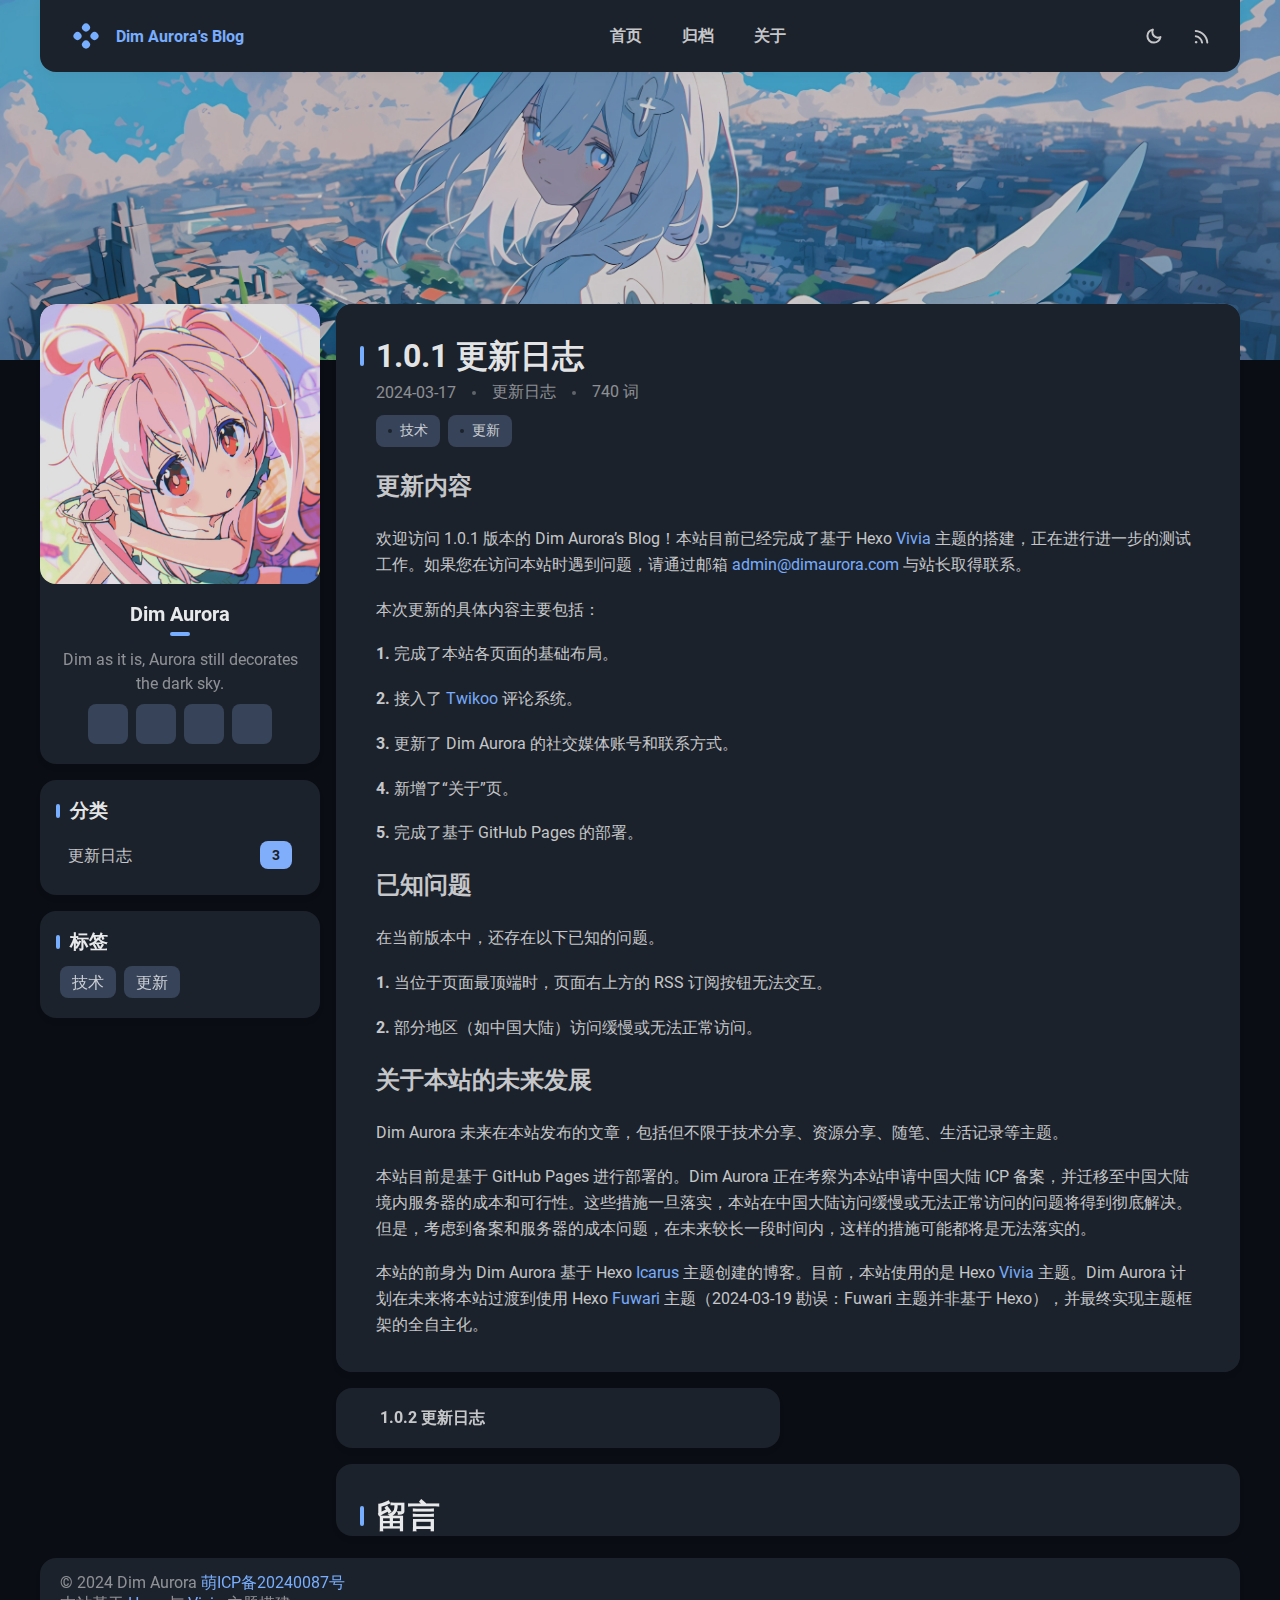
<file: 2024/03/17/Update_1.0.1/index.html>
<!DOCTYPE html>


<html theme="dark" showBanner="true" hasBanner="true" > 
<link href="https://cdn.staticfile.org/font-awesome/6.4.2/css/fontawesome.min.css" rel="stylesheet">
<link href="https://cdn.staticfile.org/font-awesome/6.4.2/css/brands.min.css" rel="stylesheet">
<link href="https://cdn.staticfile.org/font-awesome/6.4.2/css/solid.min.css" rel="stylesheet">
<script src="/js/color.global.min.js" ></script>
<script src="/js/load-settings.js" ></script>
<head>
  <meta charset="utf-8">
  
  
  

  
  <title>1.0.1 更新日志 | Dim Aurora&#39;s Blog</title>
  <meta name="viewport" content="width=device-width, initial-scale=1, shrink-to-fit=no">

  <link rel="preload" href="/css/fonts/Roboto-Regular.ttf" as="font" type="font/ttf" crossorigin="anonymous">
  <link rel="preload" href="/css/fonts/Roboto-Bold.ttf" as="font" type="font/ttf" crossorigin="anonymous">

  <meta name="description" content="更新内容欢迎访问 1.0.1 版本的 Dim Aurora’s Blog！本站目前已经完成了基于 Hexo Vivia 主题的搭建，正在进行进一步的测试工作。如果您在访问本站时遇到问题，请通过邮箱 &#x61;&#100;&#109;&#105;&#x6e;&#x40;&#100;&#x69;&#x6d;&#97;&#117;&#x72;&#x6f;&#114;&#97;&#46;&#99;&amp;#1">
<meta property="og:type" content="article">
<meta property="og:title" content="1.0.1 更新日志">
<meta property="og:url" content="https://dimaurora.com/2024/03/17/Update_1.0.1/">
<meta property="og:site_name" content="Dim Aurora&#39;s Blog">
<meta property="og:description" content="更新内容欢迎访问 1.0.1 版本的 Dim Aurora’s Blog！本站目前已经完成了基于 Hexo Vivia 主题的搭建，正在进行进一步的测试工作。如果您在访问本站时遇到问题，请通过邮箱 &#x61;&#100;&#109;&#105;&#x6e;&#x40;&#100;&#x69;&#x6d;&#97;&#117;&#x72;&#x6f;&#114;&#97;&#46;&#99;&amp;#1">
<meta property="og:locale" content="zh_CN">
<meta property="article:published_time" content="2024-03-17T07:46:38.000Z">
<meta property="article:modified_time" content="2024-03-18T17:04:11.052Z">
<meta property="article:author" content="Dim Aurora">
<meta property="article:tag" content="更新">
<meta property="article:tag" content="技术">
<meta name="twitter:card" content="summary">
  
    <link rel="alternate" href="/atom.xml" title="Dim Aurora's Blog" type="application/atom+xml">
  
  
    <link rel="shortcut icon" href="/favicon.png">
  
  
<link rel="stylesheet" href="/css/style.css">

<meta name="generator" content="Hexo 7.1.1"></head>

<body>
  
  
    
<div id="banner" class="">
  <img src="/banner.jpg" itemprop="image">
  <div id="banner-dim"></div>
</div>
 
   
  <div id="main-grid" class="  ">
    <div id="nav" class=""  >
      <navbar id="navbar">
  <nav id="title-nav">
    <a href="/">
      <div id="vivia-logo">
        <div class="dot"></div>
        <div class="dot"></div>
        <div class="dot"></div>
        <div class="dot"></div>
      </div>
      <div>Dim Aurora's Blog </div>
    </a>
  </nav>
  <nav id="main-nav">
    
      <a class="main-nav-link" href="/">首页</a>
    
      <a class="main-nav-link" href="/archives">归档</a>
    
      <a class="main-nav-link" href="/about">关于</a>
    
  </nav>
  <nav id="sub-nav">
    <a id="theme-btn" class="nav-icon">
      <span class="light-mode-icon"><svg xmlns="http://www.w3.org/2000/svg" height="20" viewBox="0 -960 960 960" width="20"><path d="M438.5-829.913v-48q0-17.452 11.963-29.476 11.964-12.024 29.326-12.024 17.363 0 29.537 12.024t12.174 29.476v48q0 17.452-11.963 29.476-11.964 12.024-29.326 12.024-17.363 0-29.537-12.024T438.5-829.913Zm0 747.826v-48q0-17.452 11.963-29.476 11.964-12.024 29.326-12.024 17.363 0 29.537 12.024t12.174 29.476v48q0 17.452-11.963 29.476-11.964 12.024-29.326 12.024-17.363 0-29.537-12.024T438.5-82.087ZM877.913-438.5h-48q-17.452 0-29.476-11.963-12.024-11.964-12.024-29.326 0-17.363 12.024-29.537t29.476-12.174h48q17.452 0 29.476 11.963 12.024 11.964 12.024 29.326 0 17.363-12.024 29.537T877.913-438.5Zm-747.826 0h-48q-17.452 0-29.476-11.963-12.024-11.964-12.024-29.326 0-17.363 12.024-29.537T82.087-521.5h48q17.452 0 29.476 11.963 12.024 11.964 12.024 29.326 0 17.363-12.024 29.537T130.087-438.5Zm660.174-290.87-34.239 32q-12.913 12.674-29.565 12.174-16.653-.5-29.327-13.174-12.674-12.673-12.554-28.826.12-16.152 12.794-28.826l33-35q12.913-12.674 30.454-12.674t30.163 12.847q12.709 12.846 12.328 30.826-.38 17.98-13.054 30.653ZM262.63-203.978l-32 34q-12.913 12.674-30.454 12.674t-30.163-12.847q-12.709-12.846-12.328-30.826.38-17.98 13.054-30.653l33.239-31q12.913-12.674 29.565-12.174 16.653.5 29.327 13.174 12.674 12.673 12.554 28.826-.12 16.152-12.794 28.826Zm466.74 33.239-32-33.239q-12.674-12.913-12.174-29.565.5-16.653 13.174-29.327 12.673-12.674 28.826-13.054 16.152-.38 28.826 12.294l35 33q12.674 12.913 12.674 30.454t-12.847 30.163q-12.846 12.709-30.826 12.328-17.98-.38-30.653-13.054ZM203.978-697.37l-34-33q-12.674-12.913-13.174-29.945-.5-17.033 12.174-29.707t31.326-13.293q18.653-.62 31.326 13.054l32 34.239q11.674 12.913 11.174 29.565-.5 16.653-13.174 29.327-12.673 12.674-28.826 12.554-16.152-.12-28.826-12.794ZM480-240q-100 0-170-70t-70-170q0-100 70-170t170-70q100 0 170 70t70 170q0 100-70 170t-170 70Zm-.247-82q65.703 0 111.475-46.272Q637-414.544 637-480.247t-45.525-111.228Q545.95-637 480.247-637t-111.475 45.525Q323-545.95 323-480.247t45.525 111.975Q414.05-322 479.753-322ZM481-481Z"/></svg></span>
      <span class="dark-mode-icon"><svg xmlns="http://www.w3.org/2000/svg" height="20" viewBox="0 -960 960 960" width="20"><path d="M480.239-116.413q-152.63 0-258.228-105.478Q116.413-327.37 116.413-480q0-130.935 77.739-227.435t206.304-125.043q43.022-9.631 63.87 10.869t3.478 62.805q-8.891 22.043-14.315 44.463-5.424 22.42-5.424 46.689 0 91.694 64.326 155.879 64.325 64.186 156.218 64.186 24.369 0 46.978-4.946 22.609-4.945 44.413-14.076 42.826-17.369 62.967 1.142 20.142 18.511 10.511 61.054Q807.174-280 712.63-198.206q-94.543 81.793-232.391 81.793Zm0-95q79.783 0 143.337-40.217 63.554-40.218 95.793-108.283-15.608 4.044-31.097 5.326-15.49 1.283-31.859.805-123.706-4.066-210.777-90.539-87.071-86.473-91.614-212.092-.24-16.369.923-31.978 1.164-15.609 5.446-30.978-67.826 32.478-108.282 96.152Q211.652-559.543 211.652-480q0 111.929 78.329 190.258 78.329 78.329 190.258 78.329ZM466.13-465.891Z"/></svg></span>
    </a>
    
      <a id="nav-rss-link" class="nav-icon mobile-hide" href="/atom.xml" title="RSS 订阅">
        <svg xmlns="http://www.w3.org/2000/svg" height="20" viewBox="0 -960 960 960" width="20"><path d="M198-120q-25.846 0-44.23-18.384-18.384-18.385-18.384-44.23 0-25.846 18.384-44.23 18.384-18.385 44.23-18.385 25.846 0 44.23 18.385 18.384 18.384 18.384 44.23 0 25.845-18.384 44.23Q223.846-120 198-120Zm538.385 0q-18.846 0-32.923-13.769-14.076-13.769-15.922-33.23-8.692-100.616-51.077-188.654-42.385-88.039-109.885-155.539-67.5-67.501-155.539-109.885Q283-663.462 182.385-672.154q-19.461-1.846-33.23-16.23-13.769-14.385-13.769-33.846t14.076-32.922q14.077-13.461 32.923-12.23 120.076 8.692 226.038 58.768 105.961 50.077 185.73 129.846 79.769 79.769 129.846 185.731 50.077 105.961 58.769 226.038 1.231 18.846-12.538 32.922Q756.461-120 736.385-120Zm-252 0q-18.231 0-32.423-13.461t-18.653-33.538Q418.155-264.23 348.886-333.5q-69.27-69.27-166.501-84.423-20.077-4.462-33.538-18.961-13.461-14.5-13.461-33.346 0-19.076 13.884-33.23 13.884-14.153 33.115-10.922 136.769 15.384 234.384 112.999 97.615 97.615 112.999 234.384 3.231 19.23-10.538 33.115Q505.461-120 484.385-120Z"/></svg>
      </a>
    
    <div id="nav-menu-btn" class="nav-icon">
      <svg xmlns="http://www.w3.org/2000/svg" height="20" viewBox="0 -960 960 960" width="20"><path d="M177.37-252.282q-17.453 0-29.477-11.964-12.024-11.963-12.024-29.326t12.024-29.537q12.024-12.174 29.477-12.174h605.26q17.453 0 29.477 11.964 12.024 11.963 12.024 29.326t-12.024 29.537q-12.024 12.174-29.477 12.174H177.37Zm0-186.218q-17.453 0-29.477-11.963-12.024-11.964-12.024-29.326 0-17.363 12.024-29.537T177.37-521.5h605.26q17.453 0 29.477 11.963 12.024 11.964 12.024 29.326 0 17.363-12.024 29.537T782.63-438.5H177.37Zm0-186.217q-17.453 0-29.477-11.964-12.024-11.963-12.024-29.326t12.024-29.537q12.024-12.174 29.477-12.174h605.26q17.453 0 29.477 11.964 12.024 11.963 12.024 29.326t-12.024 29.537q-12.024 12.174-29.477 12.174H177.37Z"/></svg>
    </div>
  </nav>
</navbar>
<div id="nav-dropdown" class="hidden">
  <div id="dropdown-link-list">
    
      <a class="nav-dropdown-link" href="/">首页</a>
    
      <a class="nav-dropdown-link" href="/archives">归档</a>
    
      <a class="nav-dropdown-link" href="/about">关于</a>
    
    
      <a class="nav-dropdown-link" href="/atom.xml" title="RSS 订阅">RSS</a>
     
    </div>
</div>
<script>
  let dropdownBtn = document.getElementById("nav-menu-btn");
  let dropdownEle = document.getElementById("nav-dropdown");
  dropdownBtn.onclick = function() {
    dropdownEle.classList.toggle("hidden");
  }
</script>
    </div>
    <div id="sidebar-wrapper">
      <sidebar id="sidebar">
  
    <div class="widget-wrap">
  <div class="info-card">
    <div class="avatar">
      
        <image src=/avatar.jpg></image>
      
      <div class="img-dim"></div>
    </div>
    <div class="info">
      <div class="username">Dim Aurora </div>
      <div class="dot"></div>
      <div class="subtitle">Dim as it is, Aurora still decorates the dark sky. </div>
      <div class="link-list">
        
          <a class="link-btn" target="_blank" rel="noopener" href="https://weibo.com/Aurora0825" title="微博"><i class="fa-brands fa-weibo"></i></a>
        
          <a class="link-btn" target="_blank" rel="noopener" href="https://twitter.com/DimAurora" title="X"><i class="fa-brands fa-x-twitter"></i></a>
        
          <a class="link-btn" target="_blank" rel="noopener" href="https://github.com/DimAurora0825" title="GitHub"><i class="fa-brands fa-github"></i></a>
        
          <a class="link-btn" href="/about" title="更多"><i class="fa-solid fa-ellipsis"></i></a>
         
      </div>  
    </div>
  </div>
</div>

  
  <div class="sticky">
    
      


  <div class="widget-wrap">
    <div class="widget">
      <h3 class="widget-title">分类</h3>
      <div class="category-box">
            <a class="category-link" href="/categories/%E6%9B%B4%E6%96%B0%E6%97%A5%E5%BF%97/">
                更新日志
                <div class="category-count">3</div>
            </a>
        </div>
    </div>
  </div>


    
      
  <div class="widget-wrap">
    <div class="widget">
      <h3 class="widget-title">标签</h3>
      <ul class="widget-tag-list" itemprop="keywords"><li class="widget-tag-list-item"><a class="widget-tag-list-link" href="/tags/%E6%8A%80%E6%9C%AF/" rel="tag">技术</a></li><li class="widget-tag-list-item"><a class="widget-tag-list-link" href="/tags/%E6%9B%B4%E6%96%B0/" rel="tag">更新</a></li></ul>
    </div>
  </div>


    
  </div>
</sidebar>
    </div>
    <div id="content-body">
       


<article id="post-Update_1.0.1" class="h-entry article article-type-post" itemprop="blogPost" itemscope itemtype="https://schema.org/BlogPosting">
  
    
   
  <div class="article-inner">
    <div class="article-main">
      <header class="article-header">
        
<div class="main-title-bar">
  <div class="main-title-dot"></div>
  
    
      <h1 class="p-name article-title" itemprop="headline name">
        1.0.1 更新日志
      </h1>
    
  
</div>

        <div class='meta-info-bar'>
          <div class="meta-info">
  <time class="dt-published" datetime="2024-03-17T07:46:38.000Z" itemprop="datePublished">2024-03-17</time>
</div>
          <div class="need-seperator meta-info">
            <div class="meta-cate-flex">
  
  <a class="meta-cate-link" href="/categories/%E6%9B%B4%E6%96%B0%E6%97%A5%E5%BF%97/">更新日志</a>
   
</div>
  
          </div>
          <div class="wordcount need-seperator meta-info">
            740 词 
          </div>
        </div>
        
  <ul class="article-tag-list" itemprop="keywords"><li class="article-tag-list-item"><a class="article-tag-list-link" href="/tags/%E6%8A%80%E6%9C%AF/" rel="tag">技术</a></li><li class="article-tag-list-item"><a class="article-tag-list-link" href="/tags/%E6%9B%B4%E6%96%B0/" rel="tag">更新</a></li></ul>

      </header>
      <div class="e-content article-entry" itemprop="articleBody">
        
          <h2 id="更新内容"><a href="#更新内容" class="headerlink" title="更新内容"></a>更新内容</h2><p>欢迎访问 1.0.1 版本的 Dim Aurora’s Blog！本站目前已经完成了基于 Hexo <a target="_blank" rel="noopener" href="https://github.com/saicaca/hexo-theme-vivia">Vivia</a> 主题的搭建，正在进行进一步的测试工作。如果您在访问本站时遇到问题，请通过邮箱 <a href="mailto:&#x61;&#100;&#109;&#105;&#x6e;&#x40;&#100;&#x69;&#x6d;&#97;&#117;&#x72;&#x6f;&#114;&#97;&#46;&#99;&#111;&#x6d;">&#x61;&#100;&#109;&#105;&#x6e;&#x40;&#100;&#x69;&#x6d;&#97;&#117;&#x72;&#x6f;&#114;&#97;&#46;&#99;&#111;&#x6d;</a> 与站长取得联系。</p>
<p>本次更新的具体内容主要包括：</p>
<p><strong>1.</strong> 完成了本站各页面的基础布局。</p>
<p><strong>2.</strong> 接入了 <a target="_blank" rel="noopener" href="https://twikoo.js.org/">Twikoo</a> 评论系统。</p>
<p><strong>3.</strong> 更新了 Dim Aurora 的社交媒体账号和联系方式。</p>
<p><strong>4.</strong> 新增了“关于”页。</p>
<p><strong>5.</strong> 完成了基于 GitHub Pages 的部署。</p>
<h2 id="已知问题"><a href="#已知问题" class="headerlink" title="已知问题"></a>已知问题</h2><p>在当前版本中，还存在以下已知的问题。</p>
<p><strong>1.</strong> 当位于页面最顶端时，页面右上方的 RSS 订阅按钮无法交互。</p>
<p><strong>2.</strong> 部分地区（如中国大陆）访问缓慢或无法正常访问。</p>
<h2 id="关于本站的未来发展"><a href="#关于本站的未来发展" class="headerlink" title="关于本站的未来发展"></a>关于本站的未来发展</h2><p>Dim Aurora 未来在本站发布的文章，包括但不限于技术分享、资源分享、随笔、生活记录等主题。</p>
<p>本站目前是基于 GitHub Pages 进行部署的。Dim Aurora 正在考察为本站申请中国大陆 ICP 备案，并迁移至中国大陆境内服务器的成本和可行性。这些措施一旦落实，本站在中国大陆访问缓慢或无法正常访问的问题将得到彻底解决。但是，考虑到备案和服务器的成本问题，在未来较长一段时间内，这样的措施可能都将是无法落实的。</p>
<p>本站的前身为 Dim Aurora 基于 Hexo <a target="_blank" rel="noopener" href="https://github.com/ppoffice/hexo-theme-icarus">Icarus</a> 主题创建的博客。目前，本站使用的是 Hexo <a target="_blank" rel="noopener" href="https://github.com/saicaca/hexo-theme-vivia">Vivia</a> 主题。Dim Aurora 计划在未来将本站过渡到使用 Hexo <a target="_blank" rel="noopener" href="https://github.com/saicaca/fuwari">Fuwari</a> 主题（2024-03-19 勘误：Fuwari 主题并非基于 Hexo），并最终实现主题框架的全自主化。</p>

        
      </div>

         
    </div>
    
     
  </div>
  
    
<nav id="article-nav">
  <a class="article-nav-btn left "
    
      href="/2024/03/19/Update_1.0.2/"
      title="1.0.2 更新日志"
     >
    <i class="fa-solid fa-angle-left"></i>
    <p class="title-text">
      
        1.0.2 更新日志
        
    </p>
  </a>
  <a class="article-nav-btn right  disabled "
     >

    <p class="title-text">
        
    </p>
    <i class="fa-solid fa-angle-right"></i>
  </a>
</nav>


  
</article>




  <script src="https://cdn.staticfile.org/twikoo/1.6.26/twikoo.all.min.js"></script>
  <div id="comment-card" class="comment-card">
    <div class="main-title-bar">
      <div class="main-title-dot"></div>
      <div class="main-title">留言 </div>
    </div>
    <div id="tcomment"></div>
  </div>
  <script>
      twikoo.init({
          envId: 'https://dimaurora-blogcomment.hf.space',
          el: '#tcomment',
          region: '',
          path: 'location.pathname',
          lang: '',
      })
  </script>
  

    </div>
    <div id="footer-wrapper">
      <footer id="footer">
  
  <div id="footer-info" class="inner">
    
    &copy; 2024 Dim Aurora <a href="https://icp.gov.moe/?keyword=20240087" target="_blank">萌ICP备20240087号</a><br>
    本站基于 <a href="https://hexo.io" target="_blank">Hexo</a> 与 <a href="https://github.com/saicaca/hexo-theme-vivia" target="_blank">Vivia</a> 主题搭建。
  </div>
</footer>
    </div>
    <div class="back-to-top-wrapper">
    <button id="back-to-top-btn" class="back-to-top-btn hide" onclick="topFunction()">
        <i class="fa-solid fa-angle-up"></i>
    </button>
</div>

<script>
    function topFunction() {
        window.scroll({ top: 0, behavior: 'smooth' });
    }
    let btn = document.getElementById('back-to-top-btn');
    function scrollFunction() {
        if (document.body.scrollTop > 600 || document.documentElement.scrollTop > 600) {
            btn.classList.remove('hide')
        } else {
            btn.classList.add('hide')
        }
    }
    window.onscroll = function() {
        scrollFunction();
    }
</script>
  </div>
  <script src="/js/light-dark-switch.js"></script>
</body>
</html>
</file>
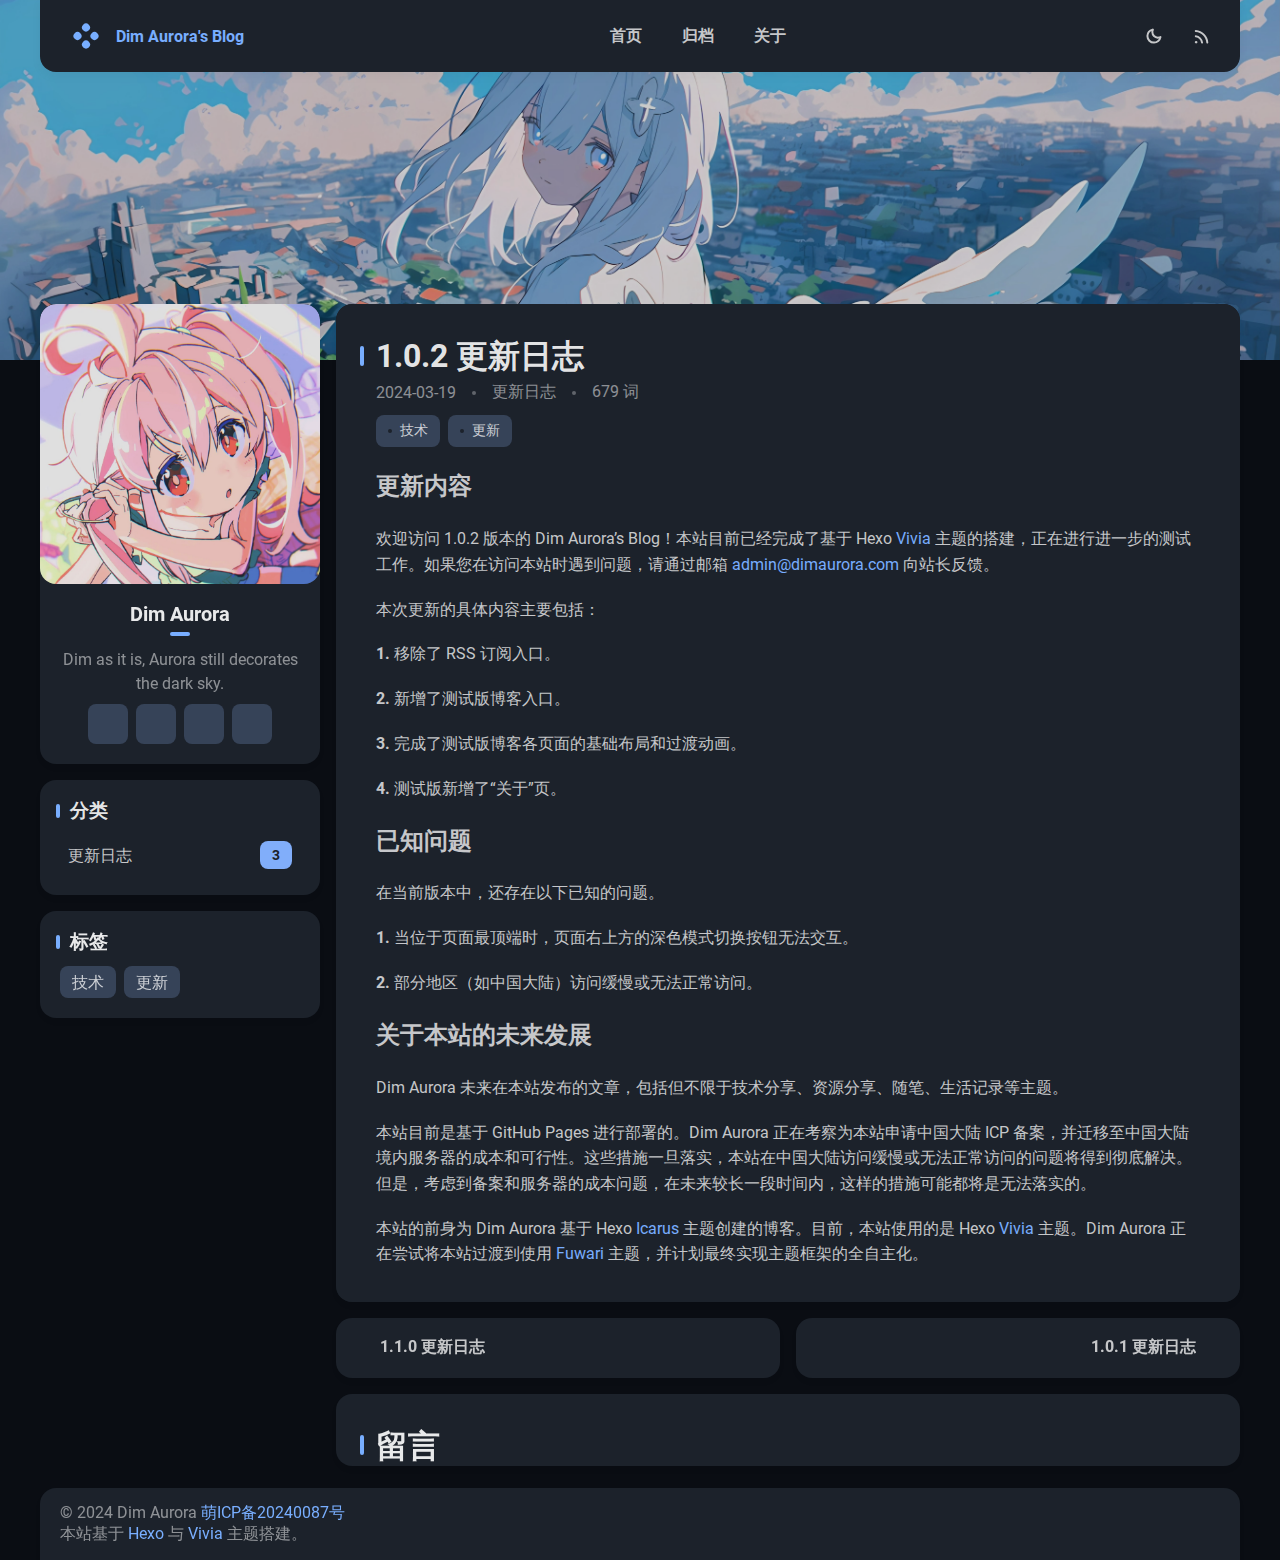
<file: 2024/03/19/Update_1.0.2/index.html>
<!DOCTYPE html>


<html theme="dark" showBanner="true" hasBanner="true" > 
<link href="https://cdn.staticfile.org/font-awesome/6.4.2/css/fontawesome.min.css" rel="stylesheet">
<link href="https://cdn.staticfile.org/font-awesome/6.4.2/css/brands.min.css" rel="stylesheet">
<link href="https://cdn.staticfile.org/font-awesome/6.4.2/css/solid.min.css" rel="stylesheet">
<script src="/js/color.global.min.js" ></script>
<script src="/js/load-settings.js" ></script>
<head>
  <meta charset="utf-8">
  
  
  

  
  <title>1.0.2 更新日志 | Dim Aurora&#39;s Blog</title>
  <meta name="viewport" content="width=device-width, initial-scale=1, shrink-to-fit=no">

  <link rel="preload" href="/css/fonts/Roboto-Regular.ttf" as="font" type="font/ttf" crossorigin="anonymous">
  <link rel="preload" href="/css/fonts/Roboto-Bold.ttf" as="font" type="font/ttf" crossorigin="anonymous">

  <meta name="description" content="更新内容欢迎访问 1.0.2 版本的 Dim Aurora’s Blog！本站目前已经完成了基于 Hexo Vivia 主题的搭建，正在进行进一步的测试工作。如果您在访问本站时遇到问题，请通过邮箱 &#x61;&#100;&#109;&#105;&#x6e;&#x40;&#100;&#105;&#x6d;&#97;&#x75;&#x72;&#x6f;&#x72;&#x61;&#x2e;&#99;&amp;">
<meta property="og:type" content="article">
<meta property="og:title" content="1.0.2 更新日志">
<meta property="og:url" content="https://dimaurora.com/2024/03/19/Update_1.0.2/">
<meta property="og:site_name" content="Dim Aurora&#39;s Blog">
<meta property="og:description" content="更新内容欢迎访问 1.0.2 版本的 Dim Aurora’s Blog！本站目前已经完成了基于 Hexo Vivia 主题的搭建，正在进行进一步的测试工作。如果您在访问本站时遇到问题，请通过邮箱 &#x61;&#100;&#109;&#105;&#x6e;&#x40;&#100;&#105;&#x6d;&#97;&#x75;&#x72;&#x6f;&#x72;&#x61;&#x2e;&#99;&amp;">
<meta property="og:locale" content="zh_CN">
<meta property="article:published_time" content="2024-03-18T16:57:09.000Z">
<meta property="article:modified_time" content="2024-03-21T09:56:27.288Z">
<meta property="article:author" content="Dim Aurora">
<meta property="article:tag" content="更新">
<meta property="article:tag" content="技术">
<meta name="twitter:card" content="summary">
  
    <link rel="alternate" href="/atom.xml" title="Dim Aurora's Blog" type="application/atom+xml">
  
  
    <link rel="shortcut icon" href="/favicon.png">
  
  
<link rel="stylesheet" href="/css/style.css">

<meta name="generator" content="Hexo 7.1.1"></head>

<body>
  
  
    
<div id="banner" class="">
  <img src="/banner.jpg" itemprop="image">
  <div id="banner-dim"></div>
</div>
 
   
  <div id="main-grid" class="  ">
    <div id="nav" class=""  >
      <navbar id="navbar">
  <nav id="title-nav">
    <a href="/">
      <div id="vivia-logo">
        <div class="dot"></div>
        <div class="dot"></div>
        <div class="dot"></div>
        <div class="dot"></div>
      </div>
      <div>Dim Aurora's Blog </div>
    </a>
  </nav>
  <nav id="main-nav">
    
      <a class="main-nav-link" href="/">首页</a>
    
      <a class="main-nav-link" href="/archives">归档</a>
    
      <a class="main-nav-link" href="/about">关于</a>
    
  </nav>
  <nav id="sub-nav">
    <a id="theme-btn" class="nav-icon">
      <span class="light-mode-icon"><svg xmlns="http://www.w3.org/2000/svg" height="20" viewBox="0 -960 960 960" width="20"><path d="M438.5-829.913v-48q0-17.452 11.963-29.476 11.964-12.024 29.326-12.024 17.363 0 29.537 12.024t12.174 29.476v48q0 17.452-11.963 29.476-11.964 12.024-29.326 12.024-17.363 0-29.537-12.024T438.5-829.913Zm0 747.826v-48q0-17.452 11.963-29.476 11.964-12.024 29.326-12.024 17.363 0 29.537 12.024t12.174 29.476v48q0 17.452-11.963 29.476-11.964 12.024-29.326 12.024-17.363 0-29.537-12.024T438.5-82.087ZM877.913-438.5h-48q-17.452 0-29.476-11.963-12.024-11.964-12.024-29.326 0-17.363 12.024-29.537t29.476-12.174h48q17.452 0 29.476 11.963 12.024 11.964 12.024 29.326 0 17.363-12.024 29.537T877.913-438.5Zm-747.826 0h-48q-17.452 0-29.476-11.963-12.024-11.964-12.024-29.326 0-17.363 12.024-29.537T82.087-521.5h48q17.452 0 29.476 11.963 12.024 11.964 12.024 29.326 0 17.363-12.024 29.537T130.087-438.5Zm660.174-290.87-34.239 32q-12.913 12.674-29.565 12.174-16.653-.5-29.327-13.174-12.674-12.673-12.554-28.826.12-16.152 12.794-28.826l33-35q12.913-12.674 30.454-12.674t30.163 12.847q12.709 12.846 12.328 30.826-.38 17.98-13.054 30.653ZM262.63-203.978l-32 34q-12.913 12.674-30.454 12.674t-30.163-12.847q-12.709-12.846-12.328-30.826.38-17.98 13.054-30.653l33.239-31q12.913-12.674 29.565-12.174 16.653.5 29.327 13.174 12.674 12.673 12.554 28.826-.12 16.152-12.794 28.826Zm466.74 33.239-32-33.239q-12.674-12.913-12.174-29.565.5-16.653 13.174-29.327 12.673-12.674 28.826-13.054 16.152-.38 28.826 12.294l35 33q12.674 12.913 12.674 30.454t-12.847 30.163q-12.846 12.709-30.826 12.328-17.98-.38-30.653-13.054ZM203.978-697.37l-34-33q-12.674-12.913-13.174-29.945-.5-17.033 12.174-29.707t31.326-13.293q18.653-.62 31.326 13.054l32 34.239q11.674 12.913 11.174 29.565-.5 16.653-13.174 29.327-12.673 12.674-28.826 12.554-16.152-.12-28.826-12.794ZM480-240q-100 0-170-70t-70-170q0-100 70-170t170-70q100 0 170 70t70 170q0 100-70 170t-170 70Zm-.247-82q65.703 0 111.475-46.272Q637-414.544 637-480.247t-45.525-111.228Q545.95-637 480.247-637t-111.475 45.525Q323-545.95 323-480.247t45.525 111.975Q414.05-322 479.753-322ZM481-481Z"/></svg></span>
      <span class="dark-mode-icon"><svg xmlns="http://www.w3.org/2000/svg" height="20" viewBox="0 -960 960 960" width="20"><path d="M480.239-116.413q-152.63 0-258.228-105.478Q116.413-327.37 116.413-480q0-130.935 77.739-227.435t206.304-125.043q43.022-9.631 63.87 10.869t3.478 62.805q-8.891 22.043-14.315 44.463-5.424 22.42-5.424 46.689 0 91.694 64.326 155.879 64.325 64.186 156.218 64.186 24.369 0 46.978-4.946 22.609-4.945 44.413-14.076 42.826-17.369 62.967 1.142 20.142 18.511 10.511 61.054Q807.174-280 712.63-198.206q-94.543 81.793-232.391 81.793Zm0-95q79.783 0 143.337-40.217 63.554-40.218 95.793-108.283-15.608 4.044-31.097 5.326-15.49 1.283-31.859.805-123.706-4.066-210.777-90.539-87.071-86.473-91.614-212.092-.24-16.369.923-31.978 1.164-15.609 5.446-30.978-67.826 32.478-108.282 96.152Q211.652-559.543 211.652-480q0 111.929 78.329 190.258 78.329 78.329 190.258 78.329ZM466.13-465.891Z"/></svg></span>
    </a>
    
      <a id="nav-rss-link" class="nav-icon mobile-hide" href="/atom.xml" title="RSS 订阅">
        <svg xmlns="http://www.w3.org/2000/svg" height="20" viewBox="0 -960 960 960" width="20"><path d="M198-120q-25.846 0-44.23-18.384-18.384-18.385-18.384-44.23 0-25.846 18.384-44.23 18.384-18.385 44.23-18.385 25.846 0 44.23 18.385 18.384 18.384 18.384 44.23 0 25.845-18.384 44.23Q223.846-120 198-120Zm538.385 0q-18.846 0-32.923-13.769-14.076-13.769-15.922-33.23-8.692-100.616-51.077-188.654-42.385-88.039-109.885-155.539-67.5-67.501-155.539-109.885Q283-663.462 182.385-672.154q-19.461-1.846-33.23-16.23-13.769-14.385-13.769-33.846t14.076-32.922q14.077-13.461 32.923-12.23 120.076 8.692 226.038 58.768 105.961 50.077 185.73 129.846 79.769 79.769 129.846 185.731 50.077 105.961 58.769 226.038 1.231 18.846-12.538 32.922Q756.461-120 736.385-120Zm-252 0q-18.231 0-32.423-13.461t-18.653-33.538Q418.155-264.23 348.886-333.5q-69.27-69.27-166.501-84.423-20.077-4.462-33.538-18.961-13.461-14.5-13.461-33.346 0-19.076 13.884-33.23 13.884-14.153 33.115-10.922 136.769 15.384 234.384 112.999 97.615 97.615 112.999 234.384 3.231 19.23-10.538 33.115Q505.461-120 484.385-120Z"/></svg>
      </a>
    
    <div id="nav-menu-btn" class="nav-icon">
      <svg xmlns="http://www.w3.org/2000/svg" height="20" viewBox="0 -960 960 960" width="20"><path d="M177.37-252.282q-17.453 0-29.477-11.964-12.024-11.963-12.024-29.326t12.024-29.537q12.024-12.174 29.477-12.174h605.26q17.453 0 29.477 11.964 12.024 11.963 12.024 29.326t-12.024 29.537q-12.024 12.174-29.477 12.174H177.37Zm0-186.218q-17.453 0-29.477-11.963-12.024-11.964-12.024-29.326 0-17.363 12.024-29.537T177.37-521.5h605.26q17.453 0 29.477 11.963 12.024 11.964 12.024 29.326 0 17.363-12.024 29.537T782.63-438.5H177.37Zm0-186.217q-17.453 0-29.477-11.964-12.024-11.963-12.024-29.326t12.024-29.537q12.024-12.174 29.477-12.174h605.26q17.453 0 29.477 11.964 12.024 11.963 12.024 29.326t-12.024 29.537q-12.024 12.174-29.477 12.174H177.37Z"/></svg>
    </div>
  </nav>
</navbar>
<div id="nav-dropdown" class="hidden">
  <div id="dropdown-link-list">
    
      <a class="nav-dropdown-link" href="/">首页</a>
    
      <a class="nav-dropdown-link" href="/archives">归档</a>
    
      <a class="nav-dropdown-link" href="/about">关于</a>
    
    
      <a class="nav-dropdown-link" href="/atom.xml" title="RSS 订阅">RSS</a>
     
    </div>
</div>
<script>
  let dropdownBtn = document.getElementById("nav-menu-btn");
  let dropdownEle = document.getElementById("nav-dropdown");
  dropdownBtn.onclick = function() {
    dropdownEle.classList.toggle("hidden");
  }
</script>
    </div>
    <div id="sidebar-wrapper">
      <sidebar id="sidebar">
  
    <div class="widget-wrap">
  <div class="info-card">
    <div class="avatar">
      
        <image src=/avatar.jpg></image>
      
      <div class="img-dim"></div>
    </div>
    <div class="info">
      <div class="username">Dim Aurora </div>
      <div class="dot"></div>
      <div class="subtitle">Dim as it is, Aurora still decorates the dark sky. </div>
      <div class="link-list">
        
          <a class="link-btn" target="_blank" rel="noopener" href="https://weibo.com/Aurora0825" title="微博"><i class="fa-brands fa-weibo"></i></a>
        
          <a class="link-btn" target="_blank" rel="noopener" href="https://twitter.com/DimAurora" title="X"><i class="fa-brands fa-x-twitter"></i></a>
        
          <a class="link-btn" target="_blank" rel="noopener" href="https://github.com/DimAurora0825" title="GitHub"><i class="fa-brands fa-github"></i></a>
        
          <a class="link-btn" href="/about" title="更多"><i class="fa-solid fa-ellipsis"></i></a>
         
      </div>  
    </div>
  </div>
</div>

  
  <div class="sticky">
    
      


  <div class="widget-wrap">
    <div class="widget">
      <h3 class="widget-title">分类</h3>
      <div class="category-box">
            <a class="category-link" href="/categories/%E6%9B%B4%E6%96%B0%E6%97%A5%E5%BF%97/">
                更新日志
                <div class="category-count">3</div>
            </a>
        </div>
    </div>
  </div>


    
      
  <div class="widget-wrap">
    <div class="widget">
      <h3 class="widget-title">标签</h3>
      <ul class="widget-tag-list" itemprop="keywords"><li class="widget-tag-list-item"><a class="widget-tag-list-link" href="/tags/%E6%8A%80%E6%9C%AF/" rel="tag">技术</a></li><li class="widget-tag-list-item"><a class="widget-tag-list-link" href="/tags/%E6%9B%B4%E6%96%B0/" rel="tag">更新</a></li></ul>
    </div>
  </div>


    
  </div>
</sidebar>
    </div>
    <div id="content-body">
       


<article id="post-Update_1.0.2" class="h-entry article article-type-post" itemprop="blogPost" itemscope itemtype="https://schema.org/BlogPosting">
  
    
   
  <div class="article-inner">
    <div class="article-main">
      <header class="article-header">
        
<div class="main-title-bar">
  <div class="main-title-dot"></div>
  
    
      <h1 class="p-name article-title" itemprop="headline name">
        1.0.2 更新日志
      </h1>
    
  
</div>

        <div class='meta-info-bar'>
          <div class="meta-info">
  <time class="dt-published" datetime="2024-03-18T16:57:09.000Z" itemprop="datePublished">2024-03-19</time>
</div>
          <div class="need-seperator meta-info">
            <div class="meta-cate-flex">
  
  <a class="meta-cate-link" href="/categories/%E6%9B%B4%E6%96%B0%E6%97%A5%E5%BF%97/">更新日志</a>
   
</div>
  
          </div>
          <div class="wordcount need-seperator meta-info">
            679 词 
          </div>
        </div>
        
  <ul class="article-tag-list" itemprop="keywords"><li class="article-tag-list-item"><a class="article-tag-list-link" href="/tags/%E6%8A%80%E6%9C%AF/" rel="tag">技术</a></li><li class="article-tag-list-item"><a class="article-tag-list-link" href="/tags/%E6%9B%B4%E6%96%B0/" rel="tag">更新</a></li></ul>

      </header>
      <div class="e-content article-entry" itemprop="articleBody">
        
          <h2 id="更新内容"><a href="#更新内容" class="headerlink" title="更新内容"></a>更新内容</h2><p>欢迎访问 1.0.2 版本的 Dim Aurora’s Blog！本站目前已经完成了基于 Hexo <a target="_blank" rel="noopener" href="https://github.com/saicaca/hexo-theme-vivia">Vivia</a> 主题的搭建，正在进行进一步的测试工作。如果您在访问本站时遇到问题，请通过邮箱 <a href="mailto:&#x61;&#100;&#109;&#105;&#x6e;&#x40;&#100;&#105;&#x6d;&#97;&#x75;&#x72;&#x6f;&#x72;&#x61;&#x2e;&#99;&#x6f;&#x6d;">&#x61;&#100;&#109;&#105;&#x6e;&#x40;&#100;&#105;&#x6d;&#97;&#x75;&#x72;&#x6f;&#x72;&#x61;&#x2e;&#99;&#x6f;&#x6d;</a> 向站长反馈。</p>
<p>本次更新的具体内容主要包括：</p>
<p><strong>1.</strong> 移除了 RSS 订阅入口。</p>
<p><strong>2.</strong> 新增了测试版博客入口。</p>
<p><strong>3.</strong> 完成了测试版博客各页面的基础布局和过渡动画。</p>
<p><strong>4.</strong> 测试版新增了“关于”页。</p>
<h2 id="已知问题"><a href="#已知问题" class="headerlink" title="已知问题"></a>已知问题</h2><p>在当前版本中，还存在以下已知的问题。</p>
<p><strong>1.</strong> 当位于页面最顶端时，页面右上方的深色模式切换按钮无法交互。</p>
<p><strong>2.</strong> 部分地区（如中国大陆）访问缓慢或无法正常访问。</p>
<h2 id="关于本站的未来发展"><a href="#关于本站的未来发展" class="headerlink" title="关于本站的未来发展"></a>关于本站的未来发展</h2><p>Dim Aurora 未来在本站发布的文章，包括但不限于技术分享、资源分享、随笔、生活记录等主题。</p>
<p>本站目前是基于 GitHub Pages 进行部署的。Dim Aurora 正在考察为本站申请中国大陆 ICP 备案，并迁移至中国大陆境内服务器的成本和可行性。这些措施一旦落实，本站在中国大陆访问缓慢或无法正常访问的问题将得到彻底解决。但是，考虑到备案和服务器的成本问题，在未来较长一段时间内，这样的措施可能都将是无法落实的。</p>
<p>本站的前身为 Dim Aurora 基于 Hexo <a target="_blank" rel="noopener" href="https://github.com/ppoffice/hexo-theme-icarus">Icarus</a> 主题创建的博客。目前，本站使用的是 Hexo <a target="_blank" rel="noopener" href="https://github.com/saicaca/hexo-theme-vivia">Vivia</a> 主题。Dim Aurora 正在尝试将本站过渡到使用 <a target="_blank" rel="noopener" href="https://github.com/saicaca/fuwari">Fuwari</a> 主题，并计划最终实现主题框架的全自主化。</p>

        
      </div>

         
    </div>
    
     
  </div>
  
    
<nav id="article-nav">
  <a class="article-nav-btn left "
    
      href="/2024/03/21/Update_1.1.0/"
      title="1.1.0 更新日志"
     >
    <i class="fa-solid fa-angle-left"></i>
    <p class="title-text">
      
        1.1.0 更新日志
        
    </p>
  </a>
  <a class="article-nav-btn right "
    
      href="/2024/03/17/Update_1.0.1/"
      title="1.0.1 更新日志"
     >

    <p class="title-text">
      
        1.0.1 更新日志
        
    </p>
    <i class="fa-solid fa-angle-right"></i>
  </a>
</nav>


  
</article>




  <script src="https://cdn.staticfile.org/twikoo/1.6.26/twikoo.all.min.js"></script>
  <div id="comment-card" class="comment-card">
    <div class="main-title-bar">
      <div class="main-title-dot"></div>
      <div class="main-title">留言 </div>
    </div>
    <div id="tcomment"></div>
  </div>
  <script>
      twikoo.init({
          envId: 'https://dimaurora-blogcomment.hf.space',
          el: '#tcomment',
          region: '',
          path: 'location.pathname',
          lang: '',
      })
  </script>
  

    </div>
    <div id="footer-wrapper">
      <footer id="footer">
  
  <div id="footer-info" class="inner">
    
    &copy; 2024 Dim Aurora <a href="https://icp.gov.moe/?keyword=20240087" target="_blank">萌ICP备20240087号</a><br>
    本站基于 <a href="https://hexo.io" target="_blank">Hexo</a> 与 <a href="https://github.com/saicaca/hexo-theme-vivia" target="_blank">Vivia</a> 主题搭建。
  </div>
</footer>
    </div>
    <div class="back-to-top-wrapper">
    <button id="back-to-top-btn" class="back-to-top-btn hide" onclick="topFunction()">
        <i class="fa-solid fa-angle-up"></i>
    </button>
</div>

<script>
    function topFunction() {
        window.scroll({ top: 0, behavior: 'smooth' });
    }
    let btn = document.getElementById('back-to-top-btn');
    function scrollFunction() {
        if (document.body.scrollTop > 600 || document.documentElement.scrollTop > 600) {
            btn.classList.remove('hide')
        } else {
            btn.classList.add('hide')
        }
    }
    window.onscroll = function() {
        scrollFunction();
    }
</script>
  </div>
  <script src="/js/light-dark-switch.js"></script>
</body>
</html>
</file>
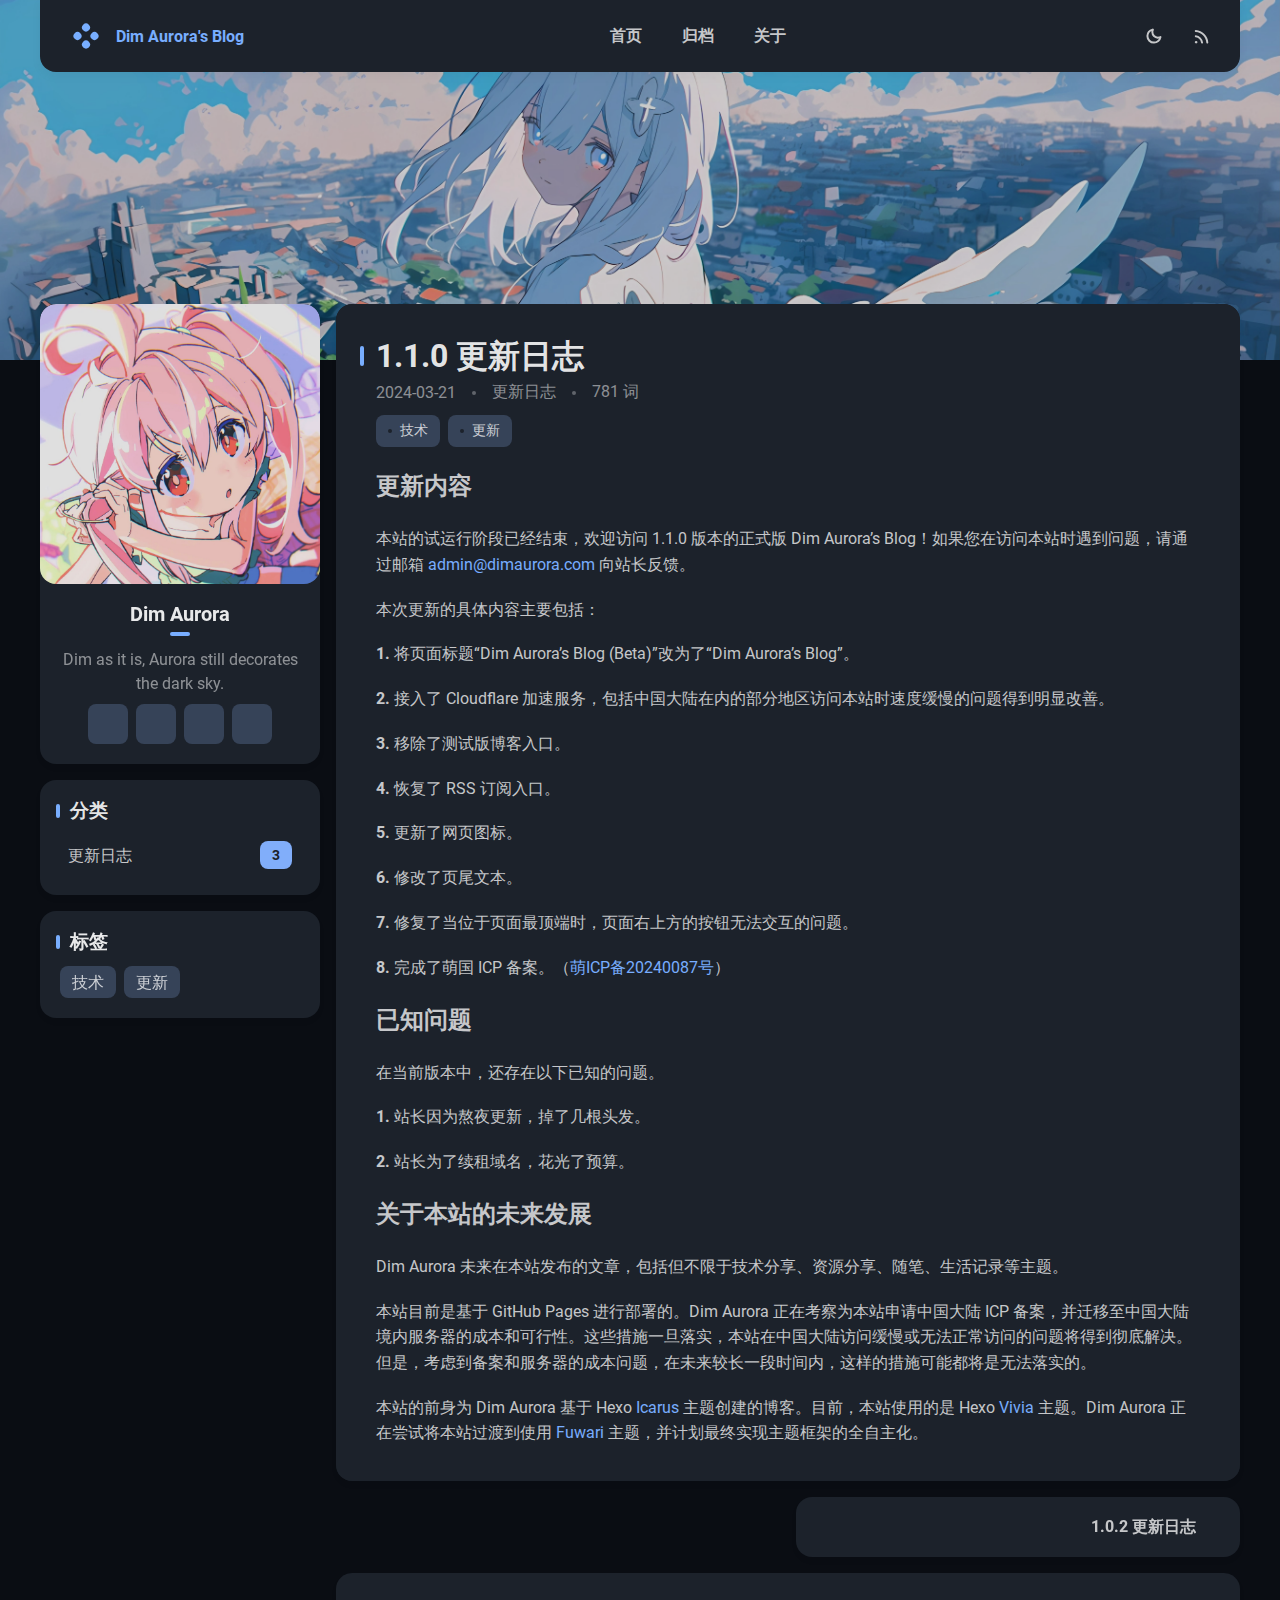
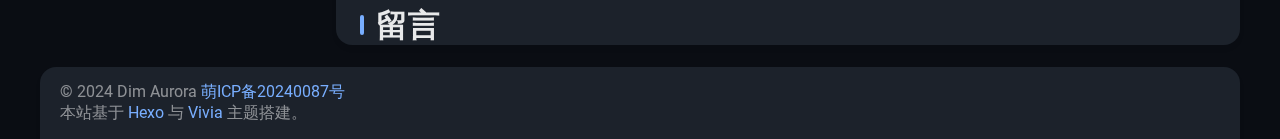
<file: 2024/03/21/Update_1.1.0/index.html>
<!DOCTYPE html>


<html theme="dark" showBanner="true" hasBanner="true" > 
<link href="https://cdn.staticfile.org/font-awesome/6.4.2/css/fontawesome.min.css" rel="stylesheet">
<link href="https://cdn.staticfile.org/font-awesome/6.4.2/css/brands.min.css" rel="stylesheet">
<link href="https://cdn.staticfile.org/font-awesome/6.4.2/css/solid.min.css" rel="stylesheet">
<script src="/js/color.global.min.js" ></script>
<script src="/js/load-settings.js" ></script>
<head>
  <meta charset="utf-8">
  
  
  

  
  <title>1.1.0 更新日志 | Dim Aurora&#39;s Blog</title>
  <meta name="viewport" content="width=device-width, initial-scale=1, shrink-to-fit=no">

  <link rel="preload" href="/css/fonts/Roboto-Regular.ttf" as="font" type="font/ttf" crossorigin="anonymous">
  <link rel="preload" href="/css/fonts/Roboto-Bold.ttf" as="font" type="font/ttf" crossorigin="anonymous">

  <meta name="description" content="更新内容本站的试运行阶段已经结束，欢迎访问 1.1.0 版本的正式版 Dim Aurora’s Blog！如果您在访问本站时遇到问题，请通过邮箱 &#x61;&#100;&#109;&#105;&#x6e;&#64;&#x64;&#x69;&#109;&#x61;&#x75;&#114;&#111;&#114;&#x61;&#x2e;&#x63;&#x6f;&#x6d; 向站长反馈。 本次更新的具">
<meta property="og:type" content="article">
<meta property="og:title" content="1.1.0 更新日志">
<meta property="og:url" content="https://dimaurora.com/2024/03/21/Update_1.1.0/">
<meta property="og:site_name" content="Dim Aurora&#39;s Blog">
<meta property="og:description" content="更新内容本站的试运行阶段已经结束，欢迎访问 1.1.0 版本的正式版 Dim Aurora’s Blog！如果您在访问本站时遇到问题，请通过邮箱 &#x61;&#100;&#109;&#105;&#x6e;&#64;&#x64;&#x69;&#109;&#x61;&#x75;&#114;&#111;&#114;&#x61;&#x2e;&#x63;&#x6f;&#x6d; 向站长反馈。 本次更新的具">
<meta property="og:locale" content="zh_CN">
<meta property="article:published_time" content="2024-03-21T09:53:44.000Z">
<meta property="article:modified_time" content="2024-03-21T12:39:39.807Z">
<meta property="article:author" content="Dim Aurora">
<meta property="article:tag" content="更新">
<meta property="article:tag" content="技术">
<meta name="twitter:card" content="summary">
  
    <link rel="alternate" href="/atom.xml" title="Dim Aurora's Blog" type="application/atom+xml">
  
  
    <link rel="shortcut icon" href="/favicon.png">
  
  
<link rel="stylesheet" href="/css/style.css">

<meta name="generator" content="Hexo 7.1.1"></head>

<body>
  
  
    
<div id="banner" class="">
  <img src="/banner.jpg" itemprop="image">
  <div id="banner-dim"></div>
</div>
 
   
  <div id="main-grid" class="  ">
    <div id="nav" class=""  >
      <navbar id="navbar">
  <nav id="title-nav">
    <a href="/">
      <div id="vivia-logo">
        <div class="dot"></div>
        <div class="dot"></div>
        <div class="dot"></div>
        <div class="dot"></div>
      </div>
      <div>Dim Aurora's Blog </div>
    </a>
  </nav>
  <nav id="main-nav">
    
      <a class="main-nav-link" href="/">首页</a>
    
      <a class="main-nav-link" href="/archives">归档</a>
    
      <a class="main-nav-link" href="/about">关于</a>
    
  </nav>
  <nav id="sub-nav">
    <a id="theme-btn" class="nav-icon">
      <span class="light-mode-icon"><svg xmlns="http://www.w3.org/2000/svg" height="20" viewBox="0 -960 960 960" width="20"><path d="M438.5-829.913v-48q0-17.452 11.963-29.476 11.964-12.024 29.326-12.024 17.363 0 29.537 12.024t12.174 29.476v48q0 17.452-11.963 29.476-11.964 12.024-29.326 12.024-17.363 0-29.537-12.024T438.5-829.913Zm0 747.826v-48q0-17.452 11.963-29.476 11.964-12.024 29.326-12.024 17.363 0 29.537 12.024t12.174 29.476v48q0 17.452-11.963 29.476-11.964 12.024-29.326 12.024-17.363 0-29.537-12.024T438.5-82.087ZM877.913-438.5h-48q-17.452 0-29.476-11.963-12.024-11.964-12.024-29.326 0-17.363 12.024-29.537t29.476-12.174h48q17.452 0 29.476 11.963 12.024 11.964 12.024 29.326 0 17.363-12.024 29.537T877.913-438.5Zm-747.826 0h-48q-17.452 0-29.476-11.963-12.024-11.964-12.024-29.326 0-17.363 12.024-29.537T82.087-521.5h48q17.452 0 29.476 11.963 12.024 11.964 12.024 29.326 0 17.363-12.024 29.537T130.087-438.5Zm660.174-290.87-34.239 32q-12.913 12.674-29.565 12.174-16.653-.5-29.327-13.174-12.674-12.673-12.554-28.826.12-16.152 12.794-28.826l33-35q12.913-12.674 30.454-12.674t30.163 12.847q12.709 12.846 12.328 30.826-.38 17.98-13.054 30.653ZM262.63-203.978l-32 34q-12.913 12.674-30.454 12.674t-30.163-12.847q-12.709-12.846-12.328-30.826.38-17.98 13.054-30.653l33.239-31q12.913-12.674 29.565-12.174 16.653.5 29.327 13.174 12.674 12.673 12.554 28.826-.12 16.152-12.794 28.826Zm466.74 33.239-32-33.239q-12.674-12.913-12.174-29.565.5-16.653 13.174-29.327 12.673-12.674 28.826-13.054 16.152-.38 28.826 12.294l35 33q12.674 12.913 12.674 30.454t-12.847 30.163q-12.846 12.709-30.826 12.328-17.98-.38-30.653-13.054ZM203.978-697.37l-34-33q-12.674-12.913-13.174-29.945-.5-17.033 12.174-29.707t31.326-13.293q18.653-.62 31.326 13.054l32 34.239q11.674 12.913 11.174 29.565-.5 16.653-13.174 29.327-12.673 12.674-28.826 12.554-16.152-.12-28.826-12.794ZM480-240q-100 0-170-70t-70-170q0-100 70-170t170-70q100 0 170 70t70 170q0 100-70 170t-170 70Zm-.247-82q65.703 0 111.475-46.272Q637-414.544 637-480.247t-45.525-111.228Q545.95-637 480.247-637t-111.475 45.525Q323-545.95 323-480.247t45.525 111.975Q414.05-322 479.753-322ZM481-481Z"/></svg></span>
      <span class="dark-mode-icon"><svg xmlns="http://www.w3.org/2000/svg" height="20" viewBox="0 -960 960 960" width="20"><path d="M480.239-116.413q-152.63 0-258.228-105.478Q116.413-327.37 116.413-480q0-130.935 77.739-227.435t206.304-125.043q43.022-9.631 63.87 10.869t3.478 62.805q-8.891 22.043-14.315 44.463-5.424 22.42-5.424 46.689 0 91.694 64.326 155.879 64.325 64.186 156.218 64.186 24.369 0 46.978-4.946 22.609-4.945 44.413-14.076 42.826-17.369 62.967 1.142 20.142 18.511 10.511 61.054Q807.174-280 712.63-198.206q-94.543 81.793-232.391 81.793Zm0-95q79.783 0 143.337-40.217 63.554-40.218 95.793-108.283-15.608 4.044-31.097 5.326-15.49 1.283-31.859.805-123.706-4.066-210.777-90.539-87.071-86.473-91.614-212.092-.24-16.369.923-31.978 1.164-15.609 5.446-30.978-67.826 32.478-108.282 96.152Q211.652-559.543 211.652-480q0 111.929 78.329 190.258 78.329 78.329 190.258 78.329ZM466.13-465.891Z"/></svg></span>
    </a>
    
      <a id="nav-rss-link" class="nav-icon mobile-hide" href="/atom.xml" title="RSS 订阅">
        <svg xmlns="http://www.w3.org/2000/svg" height="20" viewBox="0 -960 960 960" width="20"><path d="M198-120q-25.846 0-44.23-18.384-18.384-18.385-18.384-44.23 0-25.846 18.384-44.23 18.384-18.385 44.23-18.385 25.846 0 44.23 18.385 18.384 18.384 18.384 44.23 0 25.845-18.384 44.23Q223.846-120 198-120Zm538.385 0q-18.846 0-32.923-13.769-14.076-13.769-15.922-33.23-8.692-100.616-51.077-188.654-42.385-88.039-109.885-155.539-67.5-67.501-155.539-109.885Q283-663.462 182.385-672.154q-19.461-1.846-33.23-16.23-13.769-14.385-13.769-33.846t14.076-32.922q14.077-13.461 32.923-12.23 120.076 8.692 226.038 58.768 105.961 50.077 185.73 129.846 79.769 79.769 129.846 185.731 50.077 105.961 58.769 226.038 1.231 18.846-12.538 32.922Q756.461-120 736.385-120Zm-252 0q-18.231 0-32.423-13.461t-18.653-33.538Q418.155-264.23 348.886-333.5q-69.27-69.27-166.501-84.423-20.077-4.462-33.538-18.961-13.461-14.5-13.461-33.346 0-19.076 13.884-33.23 13.884-14.153 33.115-10.922 136.769 15.384 234.384 112.999 97.615 97.615 112.999 234.384 3.231 19.23-10.538 33.115Q505.461-120 484.385-120Z"/></svg>
      </a>
    
    <div id="nav-menu-btn" class="nav-icon">
      <svg xmlns="http://www.w3.org/2000/svg" height="20" viewBox="0 -960 960 960" width="20"><path d="M177.37-252.282q-17.453 0-29.477-11.964-12.024-11.963-12.024-29.326t12.024-29.537q12.024-12.174 29.477-12.174h605.26q17.453 0 29.477 11.964 12.024 11.963 12.024 29.326t-12.024 29.537q-12.024 12.174-29.477 12.174H177.37Zm0-186.218q-17.453 0-29.477-11.963-12.024-11.964-12.024-29.326 0-17.363 12.024-29.537T177.37-521.5h605.26q17.453 0 29.477 11.963 12.024 11.964 12.024 29.326 0 17.363-12.024 29.537T782.63-438.5H177.37Zm0-186.217q-17.453 0-29.477-11.964-12.024-11.963-12.024-29.326t12.024-29.537q12.024-12.174 29.477-12.174h605.26q17.453 0 29.477 11.964 12.024 11.963 12.024 29.326t-12.024 29.537q-12.024 12.174-29.477 12.174H177.37Z"/></svg>
    </div>
  </nav>
</navbar>
<div id="nav-dropdown" class="hidden">
  <div id="dropdown-link-list">
    
      <a class="nav-dropdown-link" href="/">首页</a>
    
      <a class="nav-dropdown-link" href="/archives">归档</a>
    
      <a class="nav-dropdown-link" href="/about">关于</a>
    
    
      <a class="nav-dropdown-link" href="/atom.xml" title="RSS 订阅">RSS</a>
     
    </div>
</div>
<script>
  let dropdownBtn = document.getElementById("nav-menu-btn");
  let dropdownEle = document.getElementById("nav-dropdown");
  dropdownBtn.onclick = function() {
    dropdownEle.classList.toggle("hidden");
  }
</script>
    </div>
    <div id="sidebar-wrapper">
      <sidebar id="sidebar">
  
    <div class="widget-wrap">
  <div class="info-card">
    <div class="avatar">
      
        <image src=/avatar.jpg></image>
      
      <div class="img-dim"></div>
    </div>
    <div class="info">
      <div class="username">Dim Aurora </div>
      <div class="dot"></div>
      <div class="subtitle">Dim as it is, Aurora still decorates the dark sky. </div>
      <div class="link-list">
        
          <a class="link-btn" target="_blank" rel="noopener" href="https://weibo.com/Aurora0825" title="微博"><i class="fa-brands fa-weibo"></i></a>
        
          <a class="link-btn" target="_blank" rel="noopener" href="https://twitter.com/DimAurora" title="X"><i class="fa-brands fa-x-twitter"></i></a>
        
          <a class="link-btn" target="_blank" rel="noopener" href="https://github.com/DimAurora0825" title="GitHub"><i class="fa-brands fa-github"></i></a>
        
          <a class="link-btn" href="/about" title="更多"><i class="fa-solid fa-ellipsis"></i></a>
         
      </div>  
    </div>
  </div>
</div>

  
  <div class="sticky">
    
      


  <div class="widget-wrap">
    <div class="widget">
      <h3 class="widget-title">分类</h3>
      <div class="category-box">
            <a class="category-link" href="/categories/%E6%9B%B4%E6%96%B0%E6%97%A5%E5%BF%97/">
                更新日志
                <div class="category-count">3</div>
            </a>
        </div>
    </div>
  </div>


    
      
  <div class="widget-wrap">
    <div class="widget">
      <h3 class="widget-title">标签</h3>
      <ul class="widget-tag-list" itemprop="keywords"><li class="widget-tag-list-item"><a class="widget-tag-list-link" href="/tags/%E6%8A%80%E6%9C%AF/" rel="tag">技术</a></li><li class="widget-tag-list-item"><a class="widget-tag-list-link" href="/tags/%E6%9B%B4%E6%96%B0/" rel="tag">更新</a></li></ul>
    </div>
  </div>


    
  </div>
</sidebar>
    </div>
    <div id="content-body">
       


<article id="post-Update_1.1.0" class="h-entry article article-type-post" itemprop="blogPost" itemscope itemtype="https://schema.org/BlogPosting">
  
    
   
  <div class="article-inner">
    <div class="article-main">
      <header class="article-header">
        
<div class="main-title-bar">
  <div class="main-title-dot"></div>
  
    
      <h1 class="p-name article-title" itemprop="headline name">
        1.1.0 更新日志
      </h1>
    
  
</div>

        <div class='meta-info-bar'>
          <div class="meta-info">
  <time class="dt-published" datetime="2024-03-21T09:53:44.000Z" itemprop="datePublished">2024-03-21</time>
</div>
          <div class="need-seperator meta-info">
            <div class="meta-cate-flex">
  
  <a class="meta-cate-link" href="/categories/%E6%9B%B4%E6%96%B0%E6%97%A5%E5%BF%97/">更新日志</a>
   
</div>
  
          </div>
          <div class="wordcount need-seperator meta-info">
            781 词 
          </div>
        </div>
        
  <ul class="article-tag-list" itemprop="keywords"><li class="article-tag-list-item"><a class="article-tag-list-link" href="/tags/%E6%8A%80%E6%9C%AF/" rel="tag">技术</a></li><li class="article-tag-list-item"><a class="article-tag-list-link" href="/tags/%E6%9B%B4%E6%96%B0/" rel="tag">更新</a></li></ul>

      </header>
      <div class="e-content article-entry" itemprop="articleBody">
        
          <h2 id="更新内容"><a href="#更新内容" class="headerlink" title="更新内容"></a>更新内容</h2><p>本站的试运行阶段已经结束，欢迎访问 1.1.0 版本的正式版 Dim Aurora’s Blog！如果您在访问本站时遇到问题，请通过邮箱 <a href="mailto:&#x61;&#100;&#109;&#105;&#x6e;&#64;&#x64;&#x69;&#109;&#x61;&#x75;&#114;&#111;&#114;&#x61;&#x2e;&#x63;&#x6f;&#x6d;">&#x61;&#100;&#109;&#105;&#x6e;&#64;&#x64;&#x69;&#109;&#x61;&#x75;&#114;&#111;&#114;&#x61;&#x2e;&#x63;&#x6f;&#x6d;</a> 向站长反馈。</p>
<p>本次更新的具体内容主要包括：</p>
<p><strong>1.</strong> 将页面标题“Dim Aurora’s Blog (Beta)”改为了“Dim Aurora’s Blog”。</p>
<p><strong>2.</strong> 接入了 Cloudflare 加速服务，包括中国大陆在内的部分地区访问本站时速度缓慢的问题得到明显改善。</p>
<p><strong>3.</strong> 移除了测试版博客入口。</p>
<p><strong>4.</strong> 恢复了 RSS 订阅入口。</p>
<p><strong>5.</strong> 更新了网页图标。</p>
<p><strong>6.</strong> 修改了页尾文本。</p>
<p><strong>7.</strong> 修复了当位于页面最顶端时，页面右上方的按钮无法交互的问题。</p>
<p><strong>8.</strong> 完成了萌国 ICP 备案。（<a target="_blank" rel="noopener" href="https://icp.gov.moe/?keyword=20240087">萌ICP备20240087号</a>）</p>
<h2 id="已知问题"><a href="#已知问题" class="headerlink" title="已知问题"></a>已知问题</h2><p>在当前版本中，还存在以下已知的问题。</p>
<p><strong>1.</strong> 站长因为熬夜更新，掉了几根头发。</p>
<p><strong>2.</strong> 站长为了续租域名，花光了预算。</p>
<h2 id="关于本站的未来发展"><a href="#关于本站的未来发展" class="headerlink" title="关于本站的未来发展"></a>关于本站的未来发展</h2><p>Dim Aurora 未来在本站发布的文章，包括但不限于技术分享、资源分享、随笔、生活记录等主题。</p>
<p>本站目前是基于 GitHub Pages 进行部署的。Dim Aurora 正在考察为本站申请中国大陆 ICP 备案，并迁移至中国大陆境内服务器的成本和可行性。这些措施一旦落实，本站在中国大陆访问缓慢或无法正常访问的问题将得到彻底解决。但是，考虑到备案和服务器的成本问题，在未来较长一段时间内，这样的措施可能都将是无法落实的。</p>
<p>本站的前身为 Dim Aurora 基于 Hexo <a target="_blank" rel="noopener" href="https://github.com/ppoffice/hexo-theme-icarus">Icarus</a> 主题创建的博客。目前，本站使用的是 Hexo <a target="_blank" rel="noopener" href="https://github.com/saicaca/hexo-theme-vivia">Vivia</a> 主题。Dim Aurora 正在尝试将本站过渡到使用 <a target="_blank" rel="noopener" href="https://github.com/saicaca/fuwari">Fuwari</a> 主题，并计划最终实现主题框架的全自主化。</p>

        
      </div>

         
    </div>
    
     
  </div>
  
    
<nav id="article-nav">
  <a class="article-nav-btn left  disabled "
     >
    <i class="fa-solid fa-angle-left"></i>
    <p class="title-text">
        
    </p>
  </a>
  <a class="article-nav-btn right "
    
      href="/2024/03/19/Update_1.0.2/"
      title="1.0.2 更新日志"
     >

    <p class="title-text">
      
        1.0.2 更新日志
        
    </p>
    <i class="fa-solid fa-angle-right"></i>
  </a>
</nav>


  
</article>




  <script src="https://cdn.staticfile.org/twikoo/1.6.26/twikoo.all.min.js"></script>
  <div id="comment-card" class="comment-card">
    <div class="main-title-bar">
      <div class="main-title-dot"></div>
      <div class="main-title">留言 </div>
    </div>
    <div id="tcomment"></div>
  </div>
  <script>
      twikoo.init({
          envId: 'https://dimaurora-blogcomment.hf.space',
          el: '#tcomment',
          region: '',
          path: 'location.pathname',
          lang: '',
      })
  </script>
  

    </div>
    <div id="footer-wrapper">
      <footer id="footer">
  
  <div id="footer-info" class="inner">
    
    &copy; 2024 Dim Aurora <a href="https://icp.gov.moe/?keyword=20240087" target="_blank">萌ICP备20240087号</a><br>
    本站基于 <a href="https://hexo.io" target="_blank">Hexo</a> 与 <a href="https://github.com/saicaca/hexo-theme-vivia" target="_blank">Vivia</a> 主题搭建。
  </div>
</footer>
    </div>
    <div class="back-to-top-wrapper">
    <button id="back-to-top-btn" class="back-to-top-btn hide" onclick="topFunction()">
        <i class="fa-solid fa-angle-up"></i>
    </button>
</div>

<script>
    function topFunction() {
        window.scroll({ top: 0, behavior: 'smooth' });
    }
    let btn = document.getElementById('back-to-top-btn');
    function scrollFunction() {
        if (document.body.scrollTop > 600 || document.documentElement.scrollTop > 600) {
            btn.classList.remove('hide')
        } else {
            btn.classList.add('hide')
        }
    }
    window.onscroll = function() {
        scrollFunction();
    }
</script>
  </div>
  <script src="/js/light-dark-switch.js"></script>
</body>
</html>
</file>
<file: css/style.css>
:root {
  --neut-L90: rgba(255,255,255,0.9);
  --neut-L75: rgba(255,255,255,0.75);
  --neut-L50: rgba(255,255,255,0.5);
  --neut-L30: rgba(255,255,255,0.3);
  --neut-L10: rgba(255,255,255,0.1);
  --banner-dim: rgba(0,0,0,0.2);
  --primary-hue: 260;
  --main-title: rgba(255,255,255,0.9);
  --btn-content: var(--neut-L75);
  --btn-content-hover: var(--btn-content);
  --card-btn-bg: var(--card-background);
  --card-btn-icon: var(--primary);
  --btn-text-neutral-text: var(--neut-L75);
  --btn-text-content: var(--primary);
  --btn-text-light-text: var(--primary);
  --title-hover: var(--primary);
  --light-dot: var(--primary);
  --article-meta: rgba(255,255,255,0.5);
  --article-text: rgba(255,255,255,0.75);
  --info-name: rgba(255,255,255,0.9);
  --info-sub: rgba(255,255,255,0.5);
  --link: var(--primary);
  --color-picker-border: var(--primary);
  --color-picker-thumb: var(--primary);
  --pagenav-curr-bg: var(--primary);
  --widget-title: var(--main-title);
  --archive-year: var(--neut-L75);
  --archive-date: var(--neut-L50);
  --archive-title: var(--neut-L75);
  --archive-tags: var(--neut-L30);
  --archive-dashline: var(--neut-L10);
  --primary-btn-bg: var(--primary);
  --img-overlay: rgba(0,0,0,0.1);
  --sidebar-width: 280px;
  --display-light-icon: 0;
  --display-dark-icon: 1;
}
@supports (color: oklch(0 0 0)) {
  :root {
    --primary: oklch(0.75 0.14 var(--primary-hue));
    --nav-dropdown-bg: oklch(0.2 0.02 var(--primary-hue));
    --page-background: oklch(0.16 0.014 var(--primary-hue));
    --card-background: oklch(0.25 0.02 var(--primary-hue));
    --btn-bg: oklch(0.38 0.04 var(--primary-hue));
    --btn-hover: oklch(0.45 0.045 var(--primary-hue));
    --btn-active: oklch(0.5 0.05 var(--primary-hue));
    --card-btn-hover: oklch(0.3 0.03 var(--primary-hue));
    --card-btn-active: oklch(0.35 0.035 var(--primary-hue));
    --btn-text-hover: oklch(0.2 0.02 var(--primary-hue));
    --btn-text-active: oklch(0.17 0.017 var(--primary-hue));
    --timeline-dim-dot: oklch(0.5 0.05 var(--primary-hue));
    --title-active: oklch(0.65 0.12 var(--primary-hue));
    --tag-dot: oklch(0.25 0.02 var(--primary-hue));
    --highlight-selection: oklch(0.35 0.035 var(--primary-hue));
    --article-code-bg: oklch(0.4 0.04 var(--primary-hue));
    --article-block: oklch(0.2 0.02 var(--primary-hue));
    --link-hover-bg: oklch(0.4 0.08 var(--primary-hue));
    --link-active-bg: oklch(0.35 0.07 var(--primary-hue));
    --blockquote-bg: oklch(0.2 0.02 var(--primary-hue));
    --color-picker-range: oklch(0.4 0.04 var(--primary-hue));
    --badge-bg: oklch(0.75 0.12 var(--primary-hue));
    --text-on-light: oklch(0.25 0.02 var(--primary-hue));
    --pagenav-curr-text: oklch(0.25 0.02 var(--primary-hue));
    --input-field: oklch(0.2 0.02 var(--primary-hue));
    --primary-btn-text: oklch(0.25 0.02 var(--primary-hue));
    --enter-btn-bg: oklch(0.2 0.02 var(--primary-hue));
    --enter-btn-hover: oklch(0.3 0.03 var(--primary-hue));
    --enter-btn-active: oklch(0.35 0.035 var(--primary-hue));
    --selection-bg: oklch(0.4 0.08 var(--primary-hue));
    --code-block-selection-bg: oklch(0.4 0.08 var(--primary-hue));
  }
}
@supports not (color: oklch(0 0 0)) {
  :root {
    --primary: #78aeff;
    --nav-dropdown-bg: #11161f;
    --page-background: #0a0d13;
    --card-background: #1c222b;
    --btn-bg: #364358;
    --btn-hover: #47566f;
    --btn-active: #536480;
    --card-btn-hover: #252e3d;
    --card-btn-active: #303b4d;
    --btn-text-hover: #11161f;
    --btn-text-active: #0b1017;
    --timeline-dim-dot: #536480;
    --title-active: #638fd8;
    --tag-dot: #1c222b;
    --highlight-selection: #303b4d;
    --article-code-bg: #3b485e;
    --article-block: #11161f;
    --link-hover-bg: #2d4772;
    --link-active-bg: #243a5f;
    --blockquote-bg: #11161f;
    --color-picker-range: #3b485e;
    --badge-bg: #81aefa;
    --text-on-light: #1c222b;
    --pagenav-curr-text: #1c222b;
    --input-field: #11161f;
    --primary-btn-text: #1c222b;
    --enter-btn-bg: #11161f;
    --enter-btn-hover: #252e3d;
    --enter-btn-active: #303b4d;
    --selection-bg: #2d4772;
    --code-block-selection-bg: #2d4772;
  }
}
:root[theme='light'] {
  --card-background: #fff;
  --banner-dim: none;
  --neut-L90: rgba(0,0,0,0.9);
  --neut-L75: rgba(0,0,0,0.75);
  --neut-L50: rgba(0,0,0,0.5);
  --neut-L30: rgba(0,0,0,0.3);
  --neut-L10: rgba(0,0,0,0.1);
  --main-title: rgba(0,0,0,0.9);
  --article-meta: rgba(0,0,0,0.5);
  --article-text: rgba(0,0,0,0.75);
  --btn-text-neutral-text: rgba(0,0,0,0.75);
  --info-name: rgba(0,0,0,0.9);
  --info-sub: rgba(0,0,0,0.5);
  --tag-dot: var(--btn-content);
  --img-overlay: rgba(0,0,0,0);
  --pagenav-curr-text: rgba(255,255,255,0.9);
  --primary-btn-text: rgba(255,255,255,0.9);
  --display-light-icon: 1;
  --display-dark-icon: 0;
}
@supports (color: oklch(0 0 0)) {
  :root[theme='light'] {
    --primary: oklch(0.7 0.14 var(--primary-hue));
    --page-background: oklch(0.95 0.01 var(--primary-hue));
    --nav-dropdown-bg: oklch(0.98 0.005 var(--primary-hue));
    --btn-bg: oklch(0.95 0.025 var(--primary-hue));
    --btn-content: oklch(0.55 0.12 var(--primary-hue));
    --btn-hover: oklch(0.9 0.05 var(--primary-hue));
    --btn-active: oklch(0.85 0.08 var(--primary-hue));
    --btn-text-hover: oklch(0.95 0.025 var(--primary-hue));
    --btn-text-active: oklch(0.98 0.01 var(--primary-hue));
    --btn-text-content: oklch(0.7 0.14 var(--primary-hue));
    --card-btn-hover: oklch(0.98 0.005 var(--primary-hue));
    --card-btn-active: oklch(0.9 0.03 var(--primary-hue));
    --title-active: oklch(0.6 0.12 var(--primary-hue));
    --link-hover-bg: oklch(0.95 0.025 var(--primary-hue));
    --link-active-bg: oklch(0.9 0.05 var(--primary-hue));
    --article-code-bg: oklch(0.95 0.02 var(--primary-hue));
    --blockquote-bg: oklch(0.98 0.005 var(--primary-hue));
    --badge-bg: oklch(0.95 0.02 var(--primary-hue));
    --text-on-light: oklch(0.55 0.12 var(--primary-hue));
    --color-picker-range: oklch(0.95 0.02 var(--primary-hue));
    --input-field: oklch(0.98 0.005 var(--primary-hue));
    --enter-btn-bg: oklch(0.98 0.005 var(--primary-hue));
    --enter-btn-hover: oklch(0.96 0.015 var(--primary-hue));
    --enter-btn-active: oklch(0.9 0.03 var(--primary-hue));
    --selection-bg: oklch(0.9 0.05 var(--primary-hue));
  }
}
@supports not (color: oklch(0 0 0)) {
  :root[theme='light'] {
    --primary: #699ef5;
    --page-background: #ebeff5;
    --nav-dropdown-bg: #f6f9fc;
    --btn-bg: #e5efff;
    --btn-content: #4671b7;
    --btn-hover: #cbdfff;
    --btn-active: #b0cfff;
    --btn-text-hover: #e5efff;
    --btn-text-active: #f5f9ff;
    --btn-text-content: #699ef5;
    --card-btn-hover: #f6f9fc;
    --card-btn-active: #d3dff3;
    --title-active: #5480c7;
    --link-hover-bg: #e5efff;
    --link-active-bg: #cbdfff;
    --article-code-bg: #e7effc;
    --blockquote-bg: #f6f9fc;
    --badge-bg: #e7effc;
    --text-on-light: #4671b7;
    --color-picker-range: #e7effc;
    --input-field: #f6f9fc;
    --enter-btn-bg: #f6f9fc;
    --enter-btn-hover: #ecf2fc;
    --enter-btn-active: #d3dff3;
    --selection-bg: #cbdfff;
  }
}
body {
  width: 100%;
}
body:before,
body:after {
  content: "";
  display: table;
}
body:after {
  clear: both;
}
html,
body,
div,
span,
applet,
object,
iframe,
h1,
h2,
h3,
h4,
h5,
h6,
p,
blockquote,
pre,
a,
abbr,
acronym,
address,
big,
cite,
code,
del,
dfn,
em,
img,
ins,
kbd,
q,
s,
samp,
small,
strike,
strong,
sub,
sup,
tt,
var,
dl,
dt,
dd,
ol,
ul,
li,
fieldset,
form,
label,
legend,
table,
caption,
tbody,
tfoot,
thead,
tr,
th,
td {
  margin: 0;
  padding: 0;
  border: 0;
  outline: 0;
  font-weight: inherit;
  font-style: inherit;
  font-family: inherit;
  font-size: 100%;
  vertical-align: baseline;
}
body {
  line-height: 1;
  color: #000;
  background: #fff;
}
ol,
ul {
  list-style: none;
}
table {
  border-collapse: separate;
  border-spacing: 0;
  vertical-align: middle;
}
caption,
th,
td {
  text-align: left;
  font-weight: normal;
  vertical-align: middle;
}
a img {
  border: none;
}
a {
  text-decoration: none;
}
@font-face {
  font-family: Roboto;
  font-style: normal;
  font-weight: 400;
  src: url("fonts/Roboto-Regular.ttf") format("truetype");
}
@font-face {
  font-family: Roboto;
  font-style: normal;
  font-weight: 700;
  src: url("fonts/Roboto-Bold.ttf") format("truetype");
}
body,
#container {
  overflow-x: hidden;
  height: 100%;
}
body {
  font: 16px "Roboto", -apple-system, BlinkMacSystemFont, "Segoe UI", "Oxygen", "Ubuntu", "Cantarell", "Fira Sans", "Droid Sans", "Helvetica Neue", sans-serif;
  -webkit-text-size-adjust: 100%;
  background: var(--page-background);
  background-size: 240px;
  background-blend-mode: overlay;
  -webkit-transition: background 0.15s ease-out, color 0.15s ease-out;
  -moz-transition: background 0.15s ease-out, color 0.15s ease-out;
  -ms-transition: background 0.15s ease-out, color 0.15s ease-out;
  transition: background 0.15s ease-out, color 0.15s ease-out;
}

#main-grid {
  grid-template-columns: min(30%, var(--sidebar-width)) auto;
  grid-template-rows: auto auto auto;
}
#main-grid.right-sidebar {
  grid-template-columns: auto min(30%, var(--sidebar-width));
}
#main-grid {
  display: grid;
  max-width: 1200px;
  min-height: 100vh;
  grid-template-rows: auto 1fr auto;
  margin: auto;
  position: relative;
  grid-gap: 16px;
}
#main-grid #nav {
  grid-column-start: 1;
  grid-column-end: 3;
  -webkit-transition: height 0.15s ease-out;
  -moz-transition: height 0.15s ease-out;
  -ms-transition: height 0.15s ease-out;
  transition: height 0.15s ease-out;
}
#main-grid #sidebar-wrapper {
  grid-row: 2;
  grid-column: 1;
}
#main-grid #content-body {
  grid-column: 2;
  grid-row: 2;
  overflow: auto;
}
#main-grid #footer-wrapper {
  grid-row: 3;
  grid-column-start: 1;
  grid-column-end: 3;
}
#main-grid.right-sidebar #sidebar-wrapper {
  grid-column: 2;
}
#main-grid.right-sidebar #content-body {
  grid-column: 1;
}
@media screen and (max-width: 767px) {
  #main-grid {
    grid-template-columns: auto auto;
  }
  #main-grid #sidebar-wrapper {
    grid-row: 3;
    grid-column-start: 1;
    grid-column-end: 3;
    margin-top: 48px;
  }
  #main-grid #content-body {
    grid-column-start: 1;
    grid-column-end: 3;
  }
  #main-grid #footer-wrapper {
    grid-row: 4;
  }
}
@media screen and (min-width: 768px) and (max-width: 1023px) {
  #main-grid {
    grid-template-columns: auto auto;
  }
  #main-grid #sidebar-wrapper {
    grid-row: 3;
    grid-column-start: 1;
    grid-column-end: 3;
    margin-top: 48px;
  }
  #main-grid #content-body {
    grid-column-start: 1;
    grid-column-end: 3;
  }
  #main-grid #footer-wrapper {
    grid-row: 4;
  }
}
#main {
  position: relative;
}
.clear {
  clear: both;
}
#container {
  position: relative;
}
#nav,
#sidebar-wrapper,
#content-body,
#footer-wrapper,
#back-to-top-btn {
  filter: drop-shadow(0px 4px 4px rgba(0,0,0,0.01));
}
.img-dim {
  width: 100%;
  height: 100%;
  background: var(--img-overlay);
  position: absolute;
  -webkit-transition: background 0.15s ease-out;
  -moz-transition: background 0.15s ease-out;
  -ms-transition: background 0.15s ease-out;
  transition: background 0.15s ease-out;
}
::selection {
  background-color: var(--selection-bg);
}
.article-date,
.article-category-link,
.archive-year {
  text-decoration: none;
  text-transform: uppercase;
  letter-spacing: 2px;
  color: #999;
  margin-bottom: 1em;
  margin-left: 5px;
  line-height: 1em;
  text-shadow: 0 1px #fff;
  font-weight: bold;
}
.archive-article-inner {
  background: #fff;
  -webkit-box-shadow: 1px 2px 3px #ddd;
  box-shadow: 1px 2px 3px #ddd;
  border: 1px solid #ddd;
  border-radius: 3px;
}
navbar,
.article-inner,
#article-nav .article-nav-btn,
.comment-card,
#page-nav #num-bar,
#page-nav .page-nav-btn,
.archive-main-card,
.back-to-top-btn,
.widget,
.info-card {
  background: var(--card-background);
  border-radius: 16px;
  -webkit-transition: background 0.15s ease-out;
  -moz-transition: background 0.15s ease-out;
  -ms-transition: background 0.15s ease-out;
  transition: background 0.15s ease-out;
}
.article-tag-list-link,
.widget-tag-list-link,
.info-card .link-list .link-btn {
  background: var(--btn-bg);
  border-radius: 8px;
  color: var(--btn-content);
  -webkit-transition: background 0.15s ease-out, color 0.15s ease-out;
  -moz-transition: background 0.15s ease-out, color 0.15s ease-out;
  -ms-transition: background 0.15s ease-out, color 0.15s ease-out;
  transition: background 0.15s ease-out, color 0.15s ease-out;
  cursor: pointer;
  border: none;
  display: -webkit-box;
  display: -moz-box;
  display: -webkit-flex;
  display: -ms-flexbox;
  display: box;
  display: flex;
  -webkit-box-pack: center;
  -moz-box-pack: center;
  -ms-flex-pack: center;
  -webkit-justify-content: center;
  justify-content: center;
  -webkit-box-align: center;
  -moz-box-align: center;
  -ms-flex-align: center;
  -webkit-align-items: center;
  align-items: center;
}
.article-tag-list-link:hover,
.widget-tag-list-link:hover,
.info-card .link-list .link-btn:hover {
  color: var(--btn-content-hover);
  background: var(--btn-hover);
}
.article-tag-list-link:active,
.widget-tag-list-link:active,
.info-card .link-list .link-btn:active {
  background: var(--btn-active);
}
#article-nav .article-nav-btn,
.back-to-top-btn {
  display: -webkit-box;
  display: -moz-box;
  display: -webkit-flex;
  display: -ms-flexbox;
  display: box;
  display: flex;
  -webkit-box-pack: center;
  -moz-box-pack: center;
  -ms-flex-pack: center;
  -webkit-justify-content: center;
  justify-content: center;
  -webkit-box-align: center;
  -moz-box-align: center;
  -ms-flex-align: center;
  -webkit-align-items: center;
  align-items: center;
}
#article-nav .article-nav-btn:hover,
.back-to-top-btn:hover {
  background: var(--card-btn-hover);
}
#article-nav .article-nav-btn:active,
.back-to-top-btn:active {
  background: var(--card-btn-active);
}
.article-tag-list-link,
.widget-tag-list-link {
  height: 32px;
  padding: 0 12px;
  font-size: 14px;
}
.article-title,
.comment-card .main-title,
.archive-main-card .archive-title {
  text-decoration: none;
  font-size: 32px;
  font-weight: bold;
  color: var(--main-title);
  line-height: 40px;
  -webkit-transition: color 0.15s ease-out;
  -moz-transition: color 0.15s ease-out;
  -ms-transition: color 0.15s ease-out;
  transition: color 0.15s ease-out;
  position: relative;
}
@media screen and (max-width: 767px) {
  .article-title,
  .comment-card .main-title,
  .archive-main-card .archive-title {
    font-size: 28px;
  }
}
.article-entry a,
#footer a {
  color: var(--link);
  border-radius: 6px;
  -webkit-transition: background 0.15s ease-out, color 0.15s ease-out, outline 0.15s ease-out;
  -moz-transition: background 0.15s ease-out, color 0.15s ease-out, outline 0.15s ease-out;
  -ms-transition: background 0.15s ease-out, color 0.15s ease-out, outline 0.15s ease-out;
  transition: background 0.15s ease-out, color 0.15s ease-out, outline 0.15s ease-out;
  padding: 3px;
  margin: -3px;
}
.article-entry a:hover,
#footer a:hover {
  background: var(--link-hover-bg);
}
.article-entry a:active,
#footer a:active {
  background: var(--link-active-bg);
}
.article-entry h1,
.widget h1 {
  font-size: 2em;
}
.article-entry h2,
.widget h2 {
  font-size: 1.5em;
}
.article-entry h3,
.widget h3 {
  font-size: 1.3em;
}
.article-entry h4,
.widget h4 {
  font-size: 1.2em;
}
.article-entry h5,
.widget h5 {
  font-size: 1em;
}
.article-entry h6,
.widget h6 {
  font-size: 1em;
  color: #999;
}
.article-entry hr,
.widget hr {
  border: 1px dashed #ddd;
}
.article-entry strong,
.widget strong {
  font-weight: bold;
}
.article-entry em,
.widget em,
.article-entry cite,
.widget cite {
  font-style: italic;
}
.article-entry sup,
.widget sup,
.article-entry sub,
.widget sub {
  font-size: 0.75em;
  line-height: 0;
  position: relative;
  vertical-align: baseline;
}
.article-entry sup,
.widget sup {
  top: -0.5em;
}
.article-entry sub,
.widget sub {
  bottom: -0.2em;
}
.article-entry small,
.widget small {
  font-size: 0.85em;
}
.article-entry acronym,
.widget acronym,
.article-entry abbr,
.widget abbr {
  border-bottom: 1px dotted;
}
.article-entry ul,
.widget ul,
.article-entry ol,
.widget ol,
.article-entry dl,
.widget dl {
  margin: 0 20px;
  line-height: 1.6em;
}
.article-entry ul ul,
.widget ul ul,
.article-entry ol ul,
.widget ol ul,
.article-entry ul ol,
.widget ul ol,
.article-entry ol ol,
.widget ol ol {
  margin-top: 0;
  margin-bottom: 0;
}
.article-entry ul,
.widget ul {
  list-style: disc;
}
.article-entry ol,
.widget ol {
  list-style: decimal;
}
.article-entry dt,
.widget dt {
  font-weight: bold;
}
:root #nav {
  height: 72px;
}
@media screen and (max-width: 767px) {
  :root #nav {
    height: auto;
    min-height: 72px;
  }
}
@media screen and (min-width: 768px) and (max-width: 1023px) {
  :root #nav {
    height: auto;
    min-height: 72px;
  }
}
:root #banner {
  opacity: 0;
}
:root[showBanner="true"][hasBanner="true"] #nav {
  height: calc(40vh - 72px);
  filter: drop-shadow(0px 4px 4px rgba(0,0,0,0.04));
}
:root[showBanner="true"][hasBanner="true"] #nav.is_home {
  height: calc(60vh - 72px);
}
:root[showBanner="true"][hasBanner="true"] #banner {
  opacity: 1;
  top: 0;
}
@media screen and (min-width: 1024px) {
  :root[showBanner="true"][hasBanner="desktop"] #nav {
    height: calc(40vh - 72px);
    filter: drop-shadow(0px 4px 4px rgba(0,0,0,0.04));
  }
  :root[showBanner="true"][hasBanner="desktop"] #nav.is_home {
    height: calc(60vh - 72px);
  }
  :root[showBanner="true"][hasBanner="desktop"] #banner {
    opacity: 1;
    top: 0;
  }
}
#banner {
  height: 40vh;
  width: 100%;
  position: absolute;
  overflow: hidden;
  -webkit-transition: opacity 0.15s ease-out, top 0.15s ease-out;
  -moz-transition: opacity 0.15s ease-out, top 0.15s ease-out;
  -ms-transition: opacity 0.15s ease-out, top 0.15s ease-out;
  transition: opacity 0.15s ease-out, top 0.15s ease-out;
  top: -40px;
}
#banner.hide {
  opacity: 0;
}
#banner.is_home {
  height: 60vh;
}
#banner img {
  height: 100%;
  width: 100%;
  object-fit: cover;
  object-position: center;
}
#banner #banner-dim {
  height: 100%;
  width: 100%;
  position: absolute;
  top: 0;
  background: var(--banner-dim);
  -webkit-transition: background 0.15s ease-out;
  -moz-transition: background 0.15s ease-out;
  -ms-transition: background 0.15s ease-out;
  transition: background 0.15s ease-out;
}
navbar {
  height: 72px;
  display: -webkit-box;
  display: -moz-box;
  display: -webkit-flex;
  display: -ms-flexbox;
  display: box;
  display: flex;
  -webkit-box-pack: justify;
  -moz-box-pack: justify;
  -ms-flex-pack: justify;
  -webkit-justify-content: space-between;
  justify-content: space-between;
  -webkit-box-align: center;
  -moz-box-align: center;
  -ms-flex-align: center;
  -webkit-align-items: center;
  align-items: center;
  position: sticky;
  margin: 0 auto;
  border-radius: 0 0 16px 16px;
  top: 0;
}
#title-nav {
  margin-left: 16px;
}
#title-nav a {
  color: var(--btn-text-content);
  height: 52px;
  border-radius: 8px;
  -webkit-box-align: center;
  -moz-box-align: center;
  -ms-flex-align: center;
  -webkit-align-items: center;
  align-items: center;
  padding: 0 20px;
  display: -webkit-box;
  display: -moz-box;
  display: -webkit-flex;
  display: -ms-flexbox;
  display: box;
  display: flex;
  font-size: 16px;
  font-weight: bold;
  -webkit-transition: background 0.15s ease-out;
  -moz-transition: background 0.15s ease-out;
  -ms-transition: background 0.15s ease-out;
  transition: background 0.15s ease-out;
}
#title-nav a:hover {
  background: var(--btn-text-hover);
}
#title-nav a:active {
  background: var(--btn-text-active);
}
#title-nav a #vivia-logo {
  display: -webkit-box;
  display: -moz-box;
  display: -webkit-flex;
  display: -ms-flexbox;
  display: box;
  display: flex;
  -webkit-box-lines: multiple;
  -moz-box-lines: multiple;
  -webkit-flex-wrap: wrap;
  -ms-flex-wrap: wrap;
  flex-wrap: wrap;
  gap: 4px;
  width: 20px;
  height: 20px;
  -webkit-transform: rotate(45deg);
  -moz-transform: rotate(45deg);
  -ms-transform: rotate(45deg);
  transform: rotate(45deg);
  margin-right: 20px;
}
#title-nav a #vivia-logo .dot {
  height: 8px;
  width: 8px;
  border-radius: 50%;
  background: var(--btn-text-content);
}
#main-nav {
  float: left;
  display: -webkit-box;
  display: -moz-box;
  display: -webkit-flex;
  display: -ms-flexbox;
  display: box;
  display: flex;
  gap: 8px;
}
@media screen and (max-width: 767px) {
  #main-nav {
    display: none;
  }
}
@media screen and (min-width: 768px) and (max-width: 1023px) {
  #main-nav {
    display: none;
  }
}
.nav-icon,
.main-nav-link {
  float: left;
  color: var(--btn-text-neutral-text);
  fill: var(--btn-text-neutral-text);
  text-decoration: none;
  display: block;
  border-radius: 8px;
  -webkit-transition: background 0.15s ease-out, color 0.15s ease-out;
  -moz-transition: background 0.15s ease-out, color 0.15s ease-out;
  -ms-transition: background 0.15s ease-out, color 0.15s ease-out;
  transition: background 0.15s ease-out, color 0.15s ease-out;
}
.nav-icon:hover,
.main-nav-link:hover {
  background: var(--btn-text-hover);
  color: var(--btn-text-light-text);
  fill: var(--btn-text-light-text);
}
.nav-icon:active,
.main-nav-link:active {
  background: var(--btn-text-active);
}
.nav-icon {
  font-family: FontAwesome;
  text-align: center;
  font-size: 16px;
  width: 44px;
  height: 44px;
  display: -webkit-box;
  display: -moz-box;
  display: -webkit-flex;
  display: -ms-flexbox;
  display: box;
  display: flex;
  position: relative;
  cursor: pointer;
  -webkit-box-pack: center;
  -moz-box-pack: center;
  -ms-flex-pack: center;
  -webkit-justify-content: center;
  justify-content: center;
  -webkit-box-align: center;
  -moz-box-align: center;
  -ms-flex-align: center;
  -webkit-align-items: center;
  align-items: center;
}
@media screen and (max-width: 767px) {
  .nav-icon.mobile-hide {
    display: none;
  }
}
@media screen and (min-width: 768px) and (max-width: 1023px) {
  .nav-icon.mobile-hide {
    display: none;
  }
}
.nav-icon .rss {
  font-weight: 300;
}
.nav-icon .light-mode-icon {
  position: absolute;
  height: 20px;
  opacity: var(--display-light-icon);
  -webkit-transition: opacity 0.15s ease-out;
  -moz-transition: opacity 0.15s ease-out;
  -ms-transition: opacity 0.15s ease-out;
  transition: opacity 0.15s ease-out;
}
.nav-icon .dark-mode-icon {
  position: absolute;
  height: 20px;
  opacity: var(--display-dark-icon);
  -webkit-transition: opacity 0.15s ease-out;
  -moz-transition: opacity 0.15s ease-out;
  -ms-transition: opacity 0.15s ease-out;
  transition: opacity 0.15s ease-out;
}
@media screen and (min-width: 1024px) {
  #nav-menu-btn {
    display: none;
  }
}
#nav-dropdown {
  margin-top: -16px;
  background: var(--nav-dropdown-bg);
  -webkit-transition: background 0.15s ease-out, height 0.15s ease-out;
  -moz-transition: background 0.15s ease-out, height 0.15s ease-out;
  -ms-transition: background 0.15s ease-out, height 0.15s ease-out;
  transition: background 0.15s ease-out, height 0.15s ease-out;
  border-radius: 0 0 16px 16px;
  overflow: hidden;
  height: fit-content;
}
@media screen and (min-width: 1024px) {
  #nav-dropdown {
    display: none;
  }
}
#nav-dropdown.hidden {
  height: 0;
}
#nav-dropdown #dropdown-link-list {
  padding-top: 24px;
  padding-bottom: 8px;
}
#nav-dropdown #dropdown-link-list .nav-dropdown-link {
  display: -webkit-box;
  display: -moz-box;
  display: -webkit-flex;
  display: -ms-flexbox;
  display: box;
  display: flex;
  -webkit-box-align: center;
  -moz-box-align: center;
  -ms-flex-align: center;
  -webkit-align-items: center;
  align-items: center;
  padding-left: 32px;
  height: 40px;
  width: 100%;
  display: -webkit-box;
  display: -moz-box;
  display: -webkit-flex;
  display: -ms-flexbox;
  display: box;
  display: flex;
  color: var(--neut-L75);
  font-weight: bold;
  -webkit-transition: color 0.15s ease-out;
  -moz-transition: color 0.15s ease-out;
  -ms-transition: color 0.15s ease-out;
  transition: color 0.15s ease-out;
}
#nav-dropdown #dropdown-link-list .nav-dropdown-link:hover,
#nav-dropdown #dropdown-link-list .nav-dropdown-link:active {
  color: var(--primary);
}
.main-nav-link {
  font-weight: bold;
  height: 44px;
  padding: 0px 16px;
  display: -webkit-box;
  display: -moz-box;
  display: -webkit-flex;
  display: -ms-flexbox;
  display: box;
  display: flex;
  -webkit-box-align: center;
  -moz-box-align: center;
  -ms-flex-align: center;
  -webkit-align-items: center;
  align-items: center;
}
#main-nav-toggle {
  display: none;
}
#main-nav-toggle:before {
  content: "\f0c9";
}
@media screen and (max-width: 767px) {
  #main-nav-toggle {
    display: block;
  }
}
#sub-nav {
  margin-right: 16px;
  display: -webkit-box;
  display: -moz-box;
  display: -webkit-flex;
  display: -ms-flexbox;
  display: box;
  display: flex;
  gap: 4px;
}
.article {
  margin-bottom: 16px;
}
.article-inner {
  overflow: hidden;
  margin-bottom: 16px;
  display: -webkit-box;
  display: -moz-box;
  display: -webkit-flex;
  display: -ms-flexbox;
  display: box;
  display: flex;
}
.article-main {
  border-radius: 16px;
  z-index: 50;
  position: relative;
  background: var(--card-background);
  -webkit-transition: background 0.15s ease-out;
  -moz-transition: background 0.15s ease-out;
  -ms-transition: background 0.15s ease-out;
  transition: background 0.15s ease-out;
  width: 100%;
  margin-right: -16px;
  padding-bottom: 16px;
}
.article-meta:before,
.article-meta:after {
  content: "";
  display: table;
}
.article-meta:after {
  clear: both;
}
.article-date {
  float: left;
}
.meta-info-bar {
  color: var(--article-meta);
  font-size: 16px;
  font-weight: medium;
  text-decoration: none;
  display: -webkit-box;
  display: -moz-box;
  display: -webkit-flex;
  display: -ms-flexbox;
  display: box;
  display: flex;
  -webkit-box-align: center;
  -moz-box-align: center;
  -ms-flex-align: center;
  -webkit-align-items: center;
  align-items: center;
}
.meta-info-bar * {
  white-space: nowrap;
}
.meta-info-bar .meta-info {
  -webkit-transition: color 0.15s ease-out, outline 0.15s ease-out, background 0.15s ease-out;
  -moz-transition: color 0.15s ease-out, outline 0.15s ease-out, background 0.15s ease-out;
  -ms-transition: color 0.15s ease-out, outline 0.15s ease-out, background 0.15s ease-out;
  transition: color 0.15s ease-out, outline 0.15s ease-out, background 0.15s ease-out;
}
.meta-info-bar a {
  color: var(--article-meta);
  border-radius: 6px;
  margin: -4px;
  padding: 4px;
}
.meta-info-bar a:hover {
  outline-color: var(--btn-bg);
  background: var(--btn-bg);
  color: var(--link);
}
.meta-info-bar .meta-cate-flex {
  display: -webkit-box;
  display: -moz-box;
  display: -webkit-flex;
  display: -ms-flexbox;
  display: box;
  display: flex;
  gap: 6px;
}
.meta-info-bar .meta-cate-flex * {
  -webkit-transition: background 0.15s ease-out, color 0.15s ease-out;
  -moz-transition: background 0.15s ease-out, color 0.15s ease-out;
  -ms-transition: background 0.15s ease-out, color 0.15s ease-out;
  transition: background 0.15s ease-out, color 0.15s ease-out;
}
.meta-info-bar .need-seperator {
  display: -webkit-box;
  display: -moz-box;
  display: -webkit-flex;
  display: -ms-flexbox;
  display: box;
  display: flex;
  -webkit-box-align: center;
  -moz-box-align: center;
  -ms-flex-align: center;
  -webkit-align-items: center;
  align-items: center;
}
.meta-info-bar .need-seperator:before {
  content: "";
  position: relative;
  -webkit-transition: background 0.15s ease-out;
  -moz-transition: background 0.15s ease-out;
  -ms-transition: background 0.15s ease-out;
  transition: background 0.15s ease-out;
  background: var(--neut-L30);
  height: 4px;
  width: 4px;
  border-radius: 50%;
  margin: 0 16px;
}
@media screen and (max-width: 767px) {
  .meta-info-bar .need-seperator:before {
    margin: 0 12px;
  }
}
.article-category-link {
  margin: 0 12px 1em;
}
.article-header {
  padding: 32px 40px 0;
}
@media screen and (max-width: 767px) {
  .article-header {
    padding: 32px 28px 0;
  }
}
.article-header h1 {
  margin-bottom: 0;
}
.article-header .meta-info-bar {
  margin-bottom: 6px;
}
.right-panel {
  display: -webkit-box;
  display: -moz-box;
  display: -webkit-flex;
  display: -ms-flexbox;
  display: box;
  display: flex;
  -webkit-box-pack: end;
  -moz-box-pack: end;
  -ms-flex-pack: end;
  -webkit-justify-content: flex-end;
  justify-content: flex-end;
  -webkit-box-align: center;
  -moz-box-align: center;
  -ms-flex-align: center;
  -webkit-align-items: center;
  align-items: center;
  background-size: cover;
  background-position: center center;
  background-repeat: no-repeat;
  -webkit-transition: all 0.15s ease-out;
  -moz-transition: all 0.15s ease-out;
  -ms-transition: all 0.15s ease-out;
  transition: all 0.15s ease-out;
}
@media screen and (max-width: 767px) {
  .right-panel {
    display: none;
  }
}
.right-panel.non-pic {
  min-width: 76px;
  background: var(--enter-btn-bg);
}
.right-panel.non-pic i {
  color: var(--primary);
  font-size: 24px;
  margin-right: 24px;
}
.right-panel.non-pic:hover {
  background: var(--enter-btn-hover);
}
.right-panel.non-pic:active {
  background: var(--enter-btn-active);
}
.right-panel.with-pic {
  -webkit-transition: 0.3s all ease-out;
  -moz-transition: 0.3s all ease-out;
  -ms-transition: 0.3s all ease-out;
  transition: 0.3s all ease-out;
  min-width: 35%;
}
.right-panel.with-pic .overlay {
  height: 100%;
  width: 100%;
  background: var(--img-overlay);
  -webkit-transition: background 0.15s ease-out;
  -moz-transition: background 0.15s ease-out;
  -ms-transition: background 0.15s ease-out;
  transition: background 0.15s ease-out;
  display: -webkit-box;
  display: -moz-box;
  display: -webkit-flex;
  display: -ms-flexbox;
  display: box;
  display: flex;
  -webkit-box-align: center;
  -moz-box-align: center;
  -ms-flex-align: center;
  -webkit-align-items: center;
  align-items: center;
  -webkit-box-pack: center;
  -moz-box-pack: center;
  -ms-flex-pack: center;
  -webkit-justify-content: center;
  justify-content: center;
}
.right-panel.with-pic .overlay i {
  opacity: 0;
  -webkit-transition: opacity 0.15s ease-out;
  -moz-transition: opacity 0.15s ease-out;
  -ms-transition: opacity 0.15s ease-out;
  transition: opacity 0.15s ease-out;
  margin-right: 0;
  color: #fff;
  font-size: 40px;
}
.right-panel.with-pic .non-pic {
  display: none;
}
.right-panel.with-pic .overlay:hover {
  background: rgba(0,0,0,0.5);
}
.right-panel.with-pic .overlay:hover i {
  display: block;
  opacity: 1;
}
.right-panel.with-pic .overlay:active {
  background: rgba(0,0,0,0.6);
}
.truncate-text {
  overflow: hidden;
  text-overflow: ellipsis;
  display: -webkit-box;
  -webkit-line-clamp: 3;
  line-clamp: 3;
  -webkit-box-orient: vertical;
  margin: 16px 0;
  line-height: 1.6em;
  word-break: break-word;
}
a.article-title:hover {
  color: var(--title-hover);
}
a.article-title:active {
  color: var(--title-active);
}
.article-title h1 {
  width: 100%;
}
.article-title h1 a {
  width: 100%;
}
.article-entry {
  color: var(--article-text);
  padding: 0 40px;
  -webkit-transition: color 0.15s ease-out;
  -moz-transition: color 0.15s ease-out;
  -ms-transition: color 0.15s ease-out;
  transition: color 0.15s ease-out;
}
.article-entry:before,
.article-entry:after {
  content: "";
  display: table;
}
.article-entry:after {
  clear: both;
}
@media screen and (max-width: 767px) {
  .article-entry {
    padding: 0 28px;
  }
}
.article-entry p,
.article-entry table {
  line-height: 1.6em;
  margin: 1.2em 0;
}
.article-entry h1,
.article-entry h2,
.article-entry h3,
.article-entry h4,
.article-entry h5,
.article-entry h6 {
  font-weight: bold;
}
.article-entry h1,
.article-entry h2,
.article-entry h3,
.article-entry h4,
.article-entry h5,
.article-entry h6 {
  line-height: 1.1em;
  margin: 1.1em 0;
}
.article-entry ul,
.article-entry ol,
.article-entry dl {
  margin-top: 1.6em;
  margin-bottom: 1.6em;
}
.article-entry img,
.article-entry video {
  max-width: 100%;
  border-radius: 8px;
  height: auto;
  display: block;
  margin: auto;
}
.article-entry iframe {
  border-radius: 8px;
  border: none;
}
.article-entry table {
  width: 100%;
  border-collapse: collapse;
  border-spacing: 0;
}
.article-entry th {
  font-weight: bold;
  border-bottom: 3px solid #ddd;
  padding-bottom: 0.5em;
}
.article-entry td {
  border-bottom: 1px solid #ddd;
  padding: 10px 0;
}
.article-entry blockquote {
  background: var(--blockquote-bg);
  padding: 0 24px;
  border-radius: 8px;
  display: -webkit-box;
  display: -moz-box;
  display: -webkit-flex;
  display: -ms-flexbox;
  display: box;
  display: flex;
  -webkit-box-orient: vertical;
  -moz-box-orient: vertical;
  -webkit-flex-direction: column;
  -ms-flex-direction: column;
  flex-direction: column;
  -webkit-box-lines: single;
  -moz-box-lines: single;
  -webkit-flex-wrap: nowrap;
  -ms-flex-wrap: nowrap;
  flex-wrap: nowrap;
  margin: 1.2em 0;
  -webkit-transition: background 0.15s ease-out;
  -moz-transition: background 0.15s ease-out;
  -ms-transition: background 0.15s ease-out;
  transition: background 0.15s ease-out;
}
.article-entry footer {
  font-size: 16px;
  margin: 1.6em 0;
  font-family: "Roboto", -apple-system, BlinkMacSystemFont, "Segoe UI", "Oxygen", "Ubuntu", "Cantarell", "Fira Sans", "Droid Sans", "Helvetica Neue", sans-serif;
  text-align: right;
}
.article-entry footer cite:before {
  content: "—";
  padding: 0 0.5em;
}
.article-entry .pullquote {
  text-align: left;
  width: 45%;
  margin: 0;
}
.article-entry .pullquote.left {
  margin-right: 1em;
  float: left;
}
.article-entry .pullquote.right {
  margin-left: 1em;
  float: right;
}
.article-entry .caption {
  color: #999;
  display: block;
  font-size: 0.9em;
  margin-top: 0.5em;
  position: relative;
  text-align: center;
}
.article-entry .video-container {
  position: relative;
  padding-top: 56.25%;
  height: 0;
  overflow: hidden;
  margin: 1.6em 0;
}
.article-entry .video-container iframe,
.article-entry .video-container object,
.article-entry .video-container embed {
  position: absolute;
  top: 0;
  left: 0;
  width: 100%;
  height: 100%;
  margin-top: 0;
}
.article-more-link {
  display: -webkit-box;
  display: -moz-box;
  display: -webkit-flex;
  display: -ms-flexbox;
  display: box;
  display: flex;
  -webkit-box-align: center;
  -moz-box-align: center;
  -ms-flex-align: center;
  -webkit-align-items: center;
  align-items: center;
  -webkit-box-pack: end;
  -moz-box-pack: end;
  -ms-flex-pack: end;
  -webkit-justify-content: flex-end;
  justify-content: flex-end;
  gap: 8px;
  float: right;
  line-height: 40px;
  color: var(--btn-text-content);
  text-decoration: none;
  font-size: 16px;
  font-weight: medium;
  padding-left: 24px;
  padding-right: 40px;
  border-radius: 8px 0 0 8px;
  -webkit-transition: background 0.15s ease-out, padding-right 0.15s ease-out;
  -moz-transition: background 0.15s ease-out, padding-right 0.15s ease-out;
  -ms-transition: background 0.15s ease-out, padding-right 0.15s ease-out;
  transition: background 0.15s ease-out, padding-right 0.15s ease-out;
}
.article-more-link:hover {
  padding-right: 36px;
  background: var(--btn-text-hover);
  text-decoration: none;
}
.article-footer {
  font-size: 0.85em;
  line-height: 1.6em;
  margin: 0 0 0 24px;
}
.article-footer:before,
.article-footer:after {
  content: "";
  display: table;
}
.article-footer:after {
  clear: both;
}
.widget-tag-list,
.article-tag-list {
  margin-top: 12px;
  display: -webkit-box;
  display: -moz-box;
  display: -webkit-flex;
  display: -ms-flexbox;
  display: box;
  display: flex;
  -webkit-box-lines: multiple;
  -moz-box-lines: multiple;
  -webkit-flex-wrap: wrap;
  -ms-flex-wrap: wrap;
  flex-wrap: wrap;
  row-gap: 10px;
  -webkit-column-gap: 8px;
  -moz-column-gap: 8px;
  column-gap: 8px;
}
.article-tag-list-link,
.widget-tag-list-link {
  color: var(--btn-content);
  font-size: 14px;
  font-weight: medium;
  display: -webkit-box;
  display: -moz-box;
  display: -webkit-flex;
  display: -ms-flexbox;
  display: box;
  display: flex;
  -webkit-box-align: center;
  -moz-box-align: center;
  -ms-flex-align: center;
  -webkit-align-items: center;
  align-items: center;
}
.article-tag-list-link:hover,
.widget-tag-list-link:hover {
  color: var(--btn-content-hover);
}
.article-tag-list-link:before {
  content: "";
  display: block;
  height: 4px;
  width: 4px;
  border-radius: 50%;
  background: var(--tag-dot);
  margin-right: 8px;
  -webkit-transition: background 0.15s ease-out;
  -moz-transition: background 0.15s ease-out;
  -ms-transition: background 0.15s ease-out;
  transition: background 0.15s ease-out;
}
@media screen and (max-width: 767px) {
  .article-tag-list-link:before {
    display: none;
  }
}
.article-comment-link {
  float: right;
}
.article-comment-link:before {
  content: "\f075";
  font-family: FontAwesome;
  padding-right: 8px;
}
.article-share-link {
  color: var(--btn-text-content);
  cursor: pointer;
  float: left;
  font-size: 16px;
  font-weight: medium;
  display: -webkit-box;
  display: -moz-box;
  display: -webkit-flex;
  display: -ms-flexbox;
  display: box;
  display: flex;
  -webkit-box-align: center;
  -moz-box-align: center;
  -ms-flex-align: center;
  -webkit-align-items: center;
  align-items: center;
  gap: 8px;
  padding: 0 16px;
  height: 40px;
  -webkit-transition: background 0.15s ease-out;
  -moz-transition: background 0.15s ease-out;
  -ms-transition: background 0.15s ease-out;
  transition: background 0.15s ease-out;
  border-radius: 8px;
}
.article-share-link:hover {
  background: var(--btn-text-hover);
  text-decoration: none;
}
#article-nav {
  position: relative;
  display: -webkit-box;
  display: -moz-box;
  display: -webkit-flex;
  display: -ms-flexbox;
  display: box;
  display: flex;
  gap: 16px;
}
#article-nav .article-nav-btn {
  width: 100%;
  height: 60px;
  display: -webkit-box;
  display: -moz-box;
  display: -webkit-flex;
  display: -ms-flexbox;
  display: box;
  display: flex;
  padding: 0 24px;
  gap: 20px;
  color: var(--neut-L75);
  font-weight: bold;
  font-size: 16px;
  overflow: hidden;
  -webkit-transition: background 0.15s ease-out, color 0.15s ease-out;
  -moz-transition: background 0.15s ease-out, color 0.15s ease-out;
  -ms-transition: background 0.15s ease-out, color 0.15s ease-out;
  transition: background 0.15s ease-out, color 0.15s ease-out;
}
#article-nav .article-nav-btn i {
  color: var(--primary);
  font-size: 20px;
}
#article-nav .article-nav-btn.left {
  -webkit-box-pack: start;
  -moz-box-pack: start;
  -ms-flex-pack: start;
  -webkit-justify-content: flex-start;
  justify-content: flex-start;
}
#article-nav .article-nav-btn.right {
  -webkit-box-pack: end;
  -moz-box-pack: end;
  -ms-flex-pack: end;
  -webkit-justify-content: flex-end;
  justify-content: flex-end;
}
#article-nav .article-nav-btn.disabled {
  opacity: 0;
}
#article-nav .article-nav-btn .title-text {
  white-space: nowrap;
  overflow: hidden;
  text-overflow: ellipsis;
}
.article-nav-link-wrap {
  text-decoration: none;
  -webkit-box-sizing: border-box;
  -moz-box-sizing: border-box;
  box-sizing: border-box;
  margin-top: 16px;
  text-align: center;
  display: block;
  padding: 12px;
  border-radius: 8px;
}
.article-nav-link-wrap:hover {
  color: var(--link);
  background: var(--card-background);
}
@media screen and (min-width: 1024px) {
  .article-nav-link-wrap {
    margin-top: 0;
  }
}
@media screen and (min-width: 1024px) {
  #article-nav-newer {
    float: left;
    text-align: left;
    padding-right: 20px;
  }
}
@media screen and (min-width: 1024px) {
  #article-nav-older {
    float: right;
    text-align: right;
    padding-left: 20px;
  }
}
.article-nav-caption {
  text-transform: uppercase;
  letter-spacing: 2px;
  color: #ddd;
  line-height: 1em;
  font-weight: bold;
}
#article-nav-newer .article-nav-caption {
  margin-right: -2px;
}
.article-nav-title {
  font-size: 0.85em;
  line-height: 1.6em;
  margin-top: 0.5em;
}
.article-gallery {
  position: relative;
  border-radius: 16px 16px 0 0;
  overflow: hidden;
  margin-bottom: -16px;
}
.article-gallery-photos {
  position: relative;
  overflow: hidden;
}
.article-gallery-img {
  display: none;
  max-width: 100%;
}
.article-gallery-img:first-child {
  display: block;
}
.article-gallery-img.loaded {
  position: absolute;
  display: block;
}
.article-gallery-img img {
  display: block;
  width: 100%;
  object-fit: cover;
  margin: 0 auto;
  max-height: 40vh;
}
.comment-card {
  padding: 32px 40px 0 40px;
}
.comment-card * {
  -webkit-transition: none;
  -moz-transition: none;
  -ms-transition: none;
  transition: none;
}
.comment-card .title-bar {
  margin-bottom: 24px;
}
.comment-card #vcomments {
  margin-top: 16px;
}
.comment-card .vimg {
  border-radius: 8px !important;
  border: none !important;
}
.comment-card .vat {
  color: var(--primary) !important;
}
.comment-card .vwrap {
  padding: 0 !important;
  border: none !important;
}
.comment-card .item3 {
  display: -webkit-box !important;
  display: -moz-box !important;
  display: -webkit-flex !important;
  display: -ms-flexbox !important;
  display: box !important;
  display: flex !important;
  gap: 12px !important;
  margin-bottom: 12px !important;
}
.comment-card .item3 input {
  background: var(--input-field) !important;
  border-radius: 8px !important;
  padding-left: 16px !important;
  border-bottom: none !important;
}
.comment-card .vedit {
  background: var(--input-field) !important;
  border-radius: 8px !important;
  padding: 16px !important;
  margin-bottom: 12px !important;
  -webkit-transition: background 0.15s ease-out;
  -moz-transition: background 0.15s ease-out;
  -ms-transition: background 0.15s ease-out;
  transition: background 0.15s ease-out;
}
.comment-card .vinput {
  font-size: 14px !important;
  color: var(--neut-L75) !important;
  -webkit-transition: background 0.15s ease-out;
  -moz-transition: background 0.15s ease-out;
  -ms-transition: background 0.15s ease-out;
  transition: background 0.15s ease-out;
}
.comment-card ::placeholder {
  color: var(--neut-L30);
}
.comment-card svg path {
  fill: var(--primary);
}
.comment-card .vsubmit {
  height: 32px;
  min-width: 80px;
  border: none !important;
  background: var(--primary-btn-bg) !important;
  color: var(--primary-btn-text) !important;
  border-radius: 8px !important;
  font-size: 14px !important;
  font-weight: bold !important;
}
.comment-card .vrow {
  padding: 0 !important;
}
.comment-card .vcount {
  color: var(--neut-L50) !important;
}
.comment-card .vhead .vnick {
  color: var(--neut-L90) !important;
}
.comment-card .vhead .vnick:hover {
  color: var(--primary) !important;
}
.comment-card .vcontent p {
  color: var(--neut-L75) !important;
}
.comment-card a:hover {
  color: var(--primary) !important;
}
.comment-card .vquote {
  border-left: none !important;
}
.comment-card .vpower {
  font-size: 14px !important;
  padding: 0 !important;
  padding-bottom: 24px !important;
  line-height: 14px !important;
}
.comment-card .vpower a {
  font-size: 14px !important;
  color: var(--link) !important;
}
.comment-card .vh {
  border-bottom: none !important;
}
.comment-card .vcard {
  padding-top: 8px !important;
}
.comment-card .vemojis {
  margin-top: 12px !important;
}
.comment-card .vempty {
  color: var(--neut-L30) !important;
}
.el-input-group__prepend,
.tk-comments-count,
.tk-nick.tk-nick-link,
.tk-time,
.tk-content,
.el-input__count,
.el-button.tk-preview.el-button--default.el-button--small,
.el-button.tk-cancel.el-button--default.el-button--small,
.el-input__inner,
.tk-input.el-textarea,
.tk-preview-container,
.tk-actions,
.tk-comments-no {
  color: var(--neut-L90) !important;
}
.tk-admin-comment-filter-type {
  text-align: center;
}
.tk-footer {
  padding-bottom: 2em;
}
.tk-content img {
  max-width: 100% !important;
}
.tk-content pre {
  white-space: pre-wrap;
  word-wrap: break-word;
}
.tk-footer a {
  color: var(--link) !important;
}
.tk-replies .tk-avatar {
  width: 2.5rem !important;
  height: 2.5rem !important;
}
.tk-replies .tk-avatar img {
  width: 2.5rem !important;
  height: 2.5rem !important;
}
.tk-comments-container .tk-submit {
  position: relative;
  left: -70px;
}
.archives-wrap {
  margin: 16px 0;
}
.archives:before,
.archives:after {
  content: "";
  display: table;
}
.archives:after {
  clear: both;
}
.archive-year-wrap {
  margin-bottom: 1em;
}
.archives {
  -webkit-column-gap: 10px;
  -moz-column-gap: 10px;
  column-gap: 10px;
}
@media screen and (min-width: 768px) and (max-width: 1023px) {
  .archives {
    -webkit-column-count: 2;
    -moz-column-count: 2;
    column-count: 2;
  }
}
@media screen and (min-width: 1024px) {
  .archives {
    -webkit-column-count: 3;
    -moz-column-count: 3;
    column-count: 3;
  }
}
.archive-article {
  -webkit-column-break-inside: avoid;
  page-break-inside: avoid;
  overflow: hidden;
  break-inside: avoid-column;
}
.archive-article-inner {
  padding: 10px;
  margin-bottom: 15px;
}
.archive-article-title {
  text-decoration: none;
  font-weight: bold;
  color: #555;
  -webkit-transition: color 0.2s;
  -moz-transition: color 0.2s;
  -ms-transition: color 0.2s;
  transition: color 0.2s;
}
.archive-article-title:hover {
  color: #258fb8;
}
.archive-article-footer {
  margin-top: 1em;
}
.archive-article-date {
  color: #999;
  text-decoration: none;
  font-size: 0.85em;
  line-height: 1em;
  margin-bottom: 0.5em;
  display: block;
}
#page-nav {
  margin: 16px auto;
  text-align: center;
  color: #999;
  overflow: visible;
  display: -webkit-box;
  display: -moz-box;
  display: -webkit-flex;
  display: -ms-flexbox;
  display: box;
  display: flex;
  -webkit-box-pack: center;
  -moz-box-pack: center;
  -ms-flex-pack: center;
  -webkit-justify-content: center;
  justify-content: center;
  gap: 12px;
}
#page-nav:before,
#page-nav:after {
  content: "";
  display: table;
}
#page-nav:after {
  clear: both;
}
#page-nav #num-bar {
  border-radius: 8px;
  background: var(--card-btn-bg);
  font-weight: bold;
  display: -webkit-box;
  display: -moz-box;
  display: -webkit-flex;
  display: -ms-flexbox;
  display: box;
  display: flex;
}
#page-nav #num-bar .current {
  background: var(--pagenav-curr-bg);
  color: var(--pagenav-curr-text);
}
#page-nav .page-nav-btn {
  width: 40px;
  height: 40px;
  background: var(--card-btn-bg);
  border-radius: 8px;
  font-family: FontAwesome;
  display: -webkit-box;
  display: -moz-box;
  display: -webkit-flex;
  display: -ms-flexbox;
  display: box;
  display: flex;
  -webkit-box-pack: center;
  -moz-box-pack: center;
  -ms-flex-pack: center;
  -webkit-justify-content: center;
  justify-content: center;
  -webkit-box-align: center;
  -moz-box-align: center;
  -ms-flex-align: center;
  -webkit-align-items: center;
  align-items: center;
  color: var(--card-btn-icon);
}
#page-nav .page-nav-btn.disabled {
  color: var(--neut-L10);
  pointer-events: none;
}
#page-nav a {
  color: var(--neut-L75);
  text-decoration: none;
  -webkit-transition: background 0.15s ease-out;
  -moz-transition: background 0.15s ease-out;
  -ms-transition: background 0.15s ease-out;
  transition: background 0.15s ease-out;
}
#page-nav a:not(.disabled):hover {
  background: var(--card-btn-hover);
}
#page-nav a:not(.disabled):active {
  background: var(--card-btn-active);
}
#page-nav .page-number,
#page-nav .space {
  width: 40px;
  height: 40px;
  display: -webkit-box;
  display: -moz-box;
  display: -webkit-flex;
  display: -ms-flexbox;
  display: box;
  display: flex;
  -webkit-box-align: center;
  -moz-box-align: center;
  -ms-flex-align: center;
  -webkit-align-items: center;
  align-items: center;
  -webkit-box-pack: center;
  -moz-box-pack: center;
  -ms-flex-pack: center;
  -webkit-justify-content: center;
  justify-content: center;
  border-radius: 8px;
  font-weight: medium;
  padding: 0;
}
@media screen and (max-width: 767px) {
  #page-nav .page-number,
  #page-nav .space {
    display: none;
  }
}
#page-nav .space {
  color: #ddd;
}
.archive-main-card {
  padding-top: 32px;
  padding-bottom: 32px;
}
.archive-main-card .archive-top {
  padding: 0 40px;
}
.archive-main-card .archive-title {
  margin-left: 40px;
  margin-bottom: 16px;
}
.archive-main-card .year-line {
  display: -webkit-box;
  display: -moz-box;
  display: -webkit-flex;
  display: -ms-flexbox;
  display: box;
  display: flex;
  margin: 0 44px;
  height: 60px;
  -webkit-box-align: center;
  -moz-box-align: center;
  -ms-flex-align: center;
  -webkit-align-items: center;
  align-items: center;
  margin-top: 8px;
}
.archive-main-card .year-line .year-num {
  font-size: 24px;
  color: var(--archive-year);
  font-weight: bold;
  width: 10%;
  text-align: right;
  -webkit-transition: color 0.15s ease-out;
  -moz-transition: color 0.15s ease-out;
  -ms-transition: color 0.15s ease-out;
  transition: color 0.15s ease-out;
}
@media screen and (max-width: 767px) {
  .archive-main-card .year-line .year-num {
    width: 20%;
  }
}
.archive-main-card .year-line .dot-wrapper {
  width: 10%;
  display: -webkit-box;
  display: -moz-box;
  display: -webkit-flex;
  display: -ms-flexbox;
  display: box;
  display: flex;
  -webkit-box-align: center;
  -moz-box-align: center;
  -ms-flex-align: center;
  -webkit-align-items: center;
  align-items: center;
  -webkit-box-pack: center;
  -moz-box-pack: center;
  -ms-flex-pack: center;
  -webkit-justify-content: center;
  justify-content: center;
}
@media screen and (max-width: 767px) {
  .archive-main-card .year-line .dot-wrapper {
    width: 15%;
  }
}
.archive-main-card .year-line .dot-wrapper .dot {
  width: 12px;
  height: 12px;
  background: none;
  border-radius: 50%;
  outline: 3px solid var(--light-dot);
  outline-offset: -2px;
  z-index: 1;
}
.archive-main-card .year-line .article-count {
  width: 40%;
  color: var(--neut-L50);
  -webkit-transition: color 0.15s ease-out;
  -moz-transition: color 0.15s ease-out;
  -ms-transition: color 0.15s ease-out;
  transition: color 0.15s ease-out;
}
.archive-main-card .archive-article-link {
  display: -webkit-box;
  display: -moz-box;
  display: -webkit-flex;
  display: -ms-flexbox;
  display: box;
  display: flex;
  -webkit-box-pack: start;
  -moz-box-pack: start;
  -ms-flex-pack: start;
  -webkit-justify-content: flex-start;
  justify-content: flex-start;
  -webkit-box-align: center;
  -moz-box-align: center;
  -ms-flex-align: center;
  -webkit-align-items: center;
  align-items: center;
  height: 40px;
  -webkit-transition: background 0.15s ease-out;
  -moz-transition: background 0.15s ease-out;
  -ms-transition: background 0.15s ease-out;
  transition: background 0.15s ease-out;
  margin: 0 24px;
  padding: 0 20px;
  border-radius: 8px;
}
.archive-main-card .archive-article-link:hover {
  background: var(--btn-text-hover);
}
.archive-main-card .archive-article-link:hover .title-inner {
  color: var(--btn-text-light-text);
  padding-left: 4px;
}
.archive-main-card .archive-article-link:hover .dot {
  height: 20px;
  background: var(--light-dot);
  outline-color: var(--btn-text-hover);
}
.archive-main-card .archive-article-link:active {
  background: var(--btn-text-active);
}
.archive-main-card .archive-article-link:active .dot {
  outline-color: var(--btn-text-active);
}
.archive-main-card .archive-article-link .date {
  font-size: 14px;
  color: var(--archive-date);
  width: 10%;
  text-align: right;
  -webkit-transition: color 0.15s ease-out;
  -moz-transition: color 0.15s ease-out;
  -ms-transition: color 0.15s ease-out;
  transition: color 0.15s ease-out;
}
@media screen and (max-width: 767px) {
  .archive-main-card .archive-article-link .date {
    width: 20%;
  }
}
.archive-main-card .archive-article-link .line {
  width: 10%;
  height: 100%;
  position: relative;
  display: -webkit-box;
  display: -moz-box;
  display: -webkit-flex;
  display: -ms-flexbox;
  display: box;
  display: flex;
  -webkit-box-pack: center;
  -moz-box-pack: center;
  -ms-flex-pack: center;
  -webkit-justify-content: center;
  justify-content: center;
  -webkit-box-align: center;
  -moz-box-align: center;
  -ms-flex-align: center;
  -webkit-align-items: center;
  align-items: center;
}
@media screen and (max-width: 767px) {
  .archive-main-card .archive-article-link .line {
    width: 15%;
  }
}
.archive-main-card .archive-article-link .line:before {
  content: '';
  width: 10%;
  height: 100%;
  border-left: 2px dashed var(--archive-dashline);
  position: absolute;
  left: calc(50% - 1px);
  top: -50%;
  pointer-events: none;
  -webkit-transition: border-color 0.15s ease-out;
  -moz-transition: border-color 0.15s ease-out;
  -ms-transition: border-color 0.15s ease-out;
  transition: border-color 0.15s ease-out;
}
@media screen and (max-width: 767px) {
  .archive-main-card .archive-article-link .line:before {
    width: 15%;
  }
}
.archive-main-card .archive-article-link .dot {
  width: 4px;
  height: 4px;
  border-radius: 2px;
  background: var(--timeline-dim-dot);
  outline: 8px solid var(--card-background);
  -webkit-transition: background 0.15s ease-out, height 0.15s ease-out, outline-color 0.15s ease-out;
  -moz-transition: background 0.15s ease-out, height 0.15s ease-out, outline-color 0.15s ease-out;
  -ms-transition: background 0.15s ease-out, height 0.15s ease-out, outline-color 0.15s ease-out;
  transition: background 0.15s ease-out, height 0.15s ease-out, outline-color 0.15s ease-out;
  z-index: 10;
}
.archive-main-card .archive-article-link .title {
  width: 65%;
}
.archive-main-card .archive-article-link .title-inner {
  font-size: 16px;
  padding-right: 32px;
  font-weight: bold;
  color: var(--archive-title);
  white-space: nowrap;
  text-overflow: ellipsis;
  overflow: hidden;
  -webkit-transition: padding-left 0.15s ease-out, color 0.15s ease-out;
  -moz-transition: padding-left 0.15s ease-out, color 0.15s ease-out;
  -ms-transition: padding-left 0.15s ease-out, color 0.15s ease-out;
  transition: padding-left 0.15s ease-out, color 0.15s ease-out;
}
.archive-main-card .archive-article-link .tags {
  color: var(--archive-tags);
  font-size: 14px;
  width: 15%;
  text-align: left;
  white-space: nowrap;
  text-overflow: ellipsis;
  overflow: hidden;
  -webkit-transition: color 0.15s ease-out;
  -moz-transition: color 0.15s ease-out;
  -ms-transition: color 0.15s ease-out;
  transition: color 0.15s ease-out;
}
@media screen and (max-width: 767px) {
  .archive-main-card .archive-article-link .tags {
    width: 0;
    display: none;
  }
}
#footer {
  background: var(--card-background);
  font-size: 16px;
  font-weight: medium;
  display: -webkit-box;
  display: -moz-box;
  display: -webkit-flex;
  display: -ms-flexbox;
  display: box;
  display: flex;
  color: var(--neut-L50);
  margin: 0 auto;
  border-radius: 16px 16px 0 0;
  padding: 0 20px;
  -webkit-box-align: center;
  -moz-box-align: center;
  -ms-flex-align: center;
  -webkit-align-items: center;
  align-items: center;
  height: 72px;
  -webkit-transition: background 0.15s ease-out, color 0.15s ease-out;
  -moz-transition: background 0.15s ease-out, color 0.15s ease-out;
  -ms-transition: background 0.15s ease-out, color 0.15s ease-out;
  transition: background 0.15s ease-out, color 0.15s ease-out;
}
.article-entry pre,
.article-entry .highlight {
  background: var(--article-block);
  border-radius: 8px;
  padding: 15px 20px;
  margin: 16px auto;
  overflow: auto;
  color: #ccc;
  line-height: 25.6px;
}
.article-entry pre ::selection,
.article-entry .highlight ::selection {
  background-color: var(--code-block-selection-bg);
}
.article-entry .highlight .gutter pre,
.article-entry .gist .gist-file .gist-data .line-numbers {
  color: #666;
  font-size: 0.85em;
}
.article-entry pre,
.article-entry code {
  font-family: "JetBrains Mono", "Source Code Pro", Consolas, Monaco, Menlo, Consolas, monospace;
}
.article-entry code {
  background: var(--article-code-bg);
  border-radius: 4px;
  padding: 0 0.3em;
  -webkit-transition: background 0.15s ease-out;
  -moz-transition: background 0.15s ease-out;
  -ms-transition: background 0.15s ease-out;
  transition: background 0.15s ease-out;
}
.article-entry pre code {
  background: none;
  text-shadow: none;
  padding: 0;
}
.article-entry .highlight pre {
  border-radius: 0;
  border: none;
  margin: 0;
  padding: 0;
}
.article-entry .highlight table {
  margin: 0;
  width: auto;
}
.article-entry .highlight td {
  border: none;
  padding: 0;
}
.article-entry .highlight figcaption {
  font-size: 0.85em;
  color: #999;
  line-height: 1em;
  margin-bottom: 1em;
}
.article-entry .highlight figcaption:before,
.article-entry .highlight figcaption:after {
  content: "";
  display: table;
}
.article-entry .highlight figcaption:after {
  clear: both;
}
.article-entry .highlight figcaption a {
  float: right;
}
.article-entry .highlight .gutter pre {
  text-align: right;
  padding-right: 20px;
}
.article-entry .highlight .line {
  height: 25.6px;
}
.article-entry .highlight .line.marked {
  background: var(--highlight-selection);
}
.article-entry .gist {
  border-radius: 8px;
  background: var(--dark-L20);
}
.article-entry .gist .gist-file {
  border: none;
  font-family: "JetBrains Mono", "Source Code Pro", Consolas, Monaco, Menlo, Consolas, monospace;
  margin: 0;
  padding: 12px;
}
.article-entry .gist .gist-file .gist-data {
  background: none;
  border: none;
}
.article-entry .gist .gist-file .gist-data .line-numbers {
  background: none;
  border: none;
  padding: 0 20px 0 0;
}
.article-entry .gist .gist-file .gist-data .line-data {
  padding: 0 !important;
}
.article-entry .gist .gist-file .highlight {
  margin: 0;
  padding: 0;
  border: none;
}
.article-entry .gist .gist-file .gist-meta {
  color: #999;
  background: var(--dark-L20);
  font: 0.85em "Roboto", -apple-system, BlinkMacSystemFont, "Segoe UI", "Oxygen", "Ubuntu", "Cantarell", "Fira Sans", "Droid Sans", "Helvetica Neue", sans-serif;
  text-shadow: 0 0;
  padding: 0;
  margin-top: 8px;
}
.article-entry .gist .gist-file .gist-meta a {
  color: #258fb8;
  font-weight: normal;
}
.article-entry .gist .gist-file .gist-meta a:hover {
  text-decoration: underline;
}
pre .comment,
pre .title {
  color: #999;
}
pre .variable,
pre .attribute,
pre .tag,
pre .regexp,
pre .ruby .constant,
pre .xml .tag .title,
pre .xml .pi,
pre .xml .doctype,
pre .html .doctype,
pre .css .id,
pre .css .class,
pre .css .pseudo {
  color: #f2777a;
}
pre .number,
pre .preprocessor,
pre .built_in,
pre .literal,
pre .params,
pre .constant {
  color: #f99157;
}
pre .class,
pre .ruby .class .title,
pre .css .rules .attribute {
  color: #9c9;
}
pre .string,
pre .value,
pre .inheritance,
pre .header,
pre .ruby .symbol,
pre .xml .cdata {
  color: #9c9;
}
pre .css .hexcolor {
  color: #6cc;
}
pre .function,
pre .python .decorator,
pre .python .title,
pre .ruby .function .title,
pre .ruby .title .keyword,
pre .perl .sub,
pre .javascript .title,
pre .coffeescript .title {
  color: #69c;
}
pre .keyword,
pre .javascript .function {
  color: #c9c;
}
.back-to-top-wrapper {
  width: 1px;
  height: 1px;
  position: absolute;
  right: 0;
  top: 0;
}
@media screen and (max-width: 767px) {
  .back-to-top-wrapper {
    display: none;
  }
}
@media screen and (min-width: 768px) and (max-width: 1023px) {
  .back-to-top-wrapper {
    display: none;
  }
}
.back-to-top-btn {
  width: 60px;
  height: 60px;
  font-family: FontAwesome;
  color: var(--card-btn-icon);
  border: none;
  position: fixed;
  bottom: 240px;
  opacity: 1;
  -webkit-transition: background 0.15s ease-out, opacity 0.15s ease-out, -webkit-transform 0.15s ease-out;
  -moz-transition: background 0.15s ease-out, opacity 0.15s ease-out, -moz-transform 0.15s ease-out;
  -ms-transition: background 0.15s ease-out, opacity 0.15s ease-out, -ms-transform 0.15s ease-out;
  transition: background 0.15s ease-out, opacity 0.15s ease-out, transform 0.15s ease-out;
  cursor: pointer;
  -webkit-transform: translate(80px);
  -moz-transform: translate(80px);
  -ms-transform: translate(80px);
  transform: translate(80px);
}
.back-to-top-btn i {
  font-size: 24px;
}
.back-to-top-btn.hide {
  -webkit-transform: translate(80px) scale(0.9);
  -moz-transform: translate(80px) scale(0.9);
  -ms-transform: translate(80px) scale(0.9);
  transform: translate(80px) scale(0.9);
  opacity: 0;
  pointer-events: none;
}
.main-title-bar {
  display: -webkit-box;
  display: -moz-box;
  display: -webkit-flex;
  display: -ms-flexbox;
  display: box;
  display: flex;
  -webkit-box-align: center;
  -moz-box-align: center;
  -ms-flex-align: center;
  -webkit-align-items: center;
  align-items: center;
  margin-bottom: 6px;
  position: relative;
}
.main-title-bar .main-title-dot {
  width: 4px;
  height: 20px;
  position: absolute;
  left: -16px;
  top: 9.5px;
  background: var(--primary);
  border-radius: 2px;
}
.main-title-bar h1 {
  width: 100%;
}
.main-title-bar h1 a {
  width: 100%;
  display: block;
}
.color-picker {
  position: fixed;
  bottom: 12px;
  right: 12px;
  width: 240px;
  z-index: 10;
  border: var(--color-picker-border) solid 3px;
  -webkit-user-select: none;
  -moz-user-select: none;
  -ms-user-select: none;
  user-select: none;
}
@media screen and (max-width: 767px) {
  .color-picker {
    display: none;
  }
}
@media screen and (min-width: 768px) and (max-width: 1023px) {
  .color-picker {
    display: none;
  }
}
.color-picker p {
  font-size: 16px;
  font-weight: medium;
  color: var(--neut-L75);
  -webkit-transition: color 0.15s ease-out;
  -moz-transition: color 0.15s ease-out;
  -ms-transition: color 0.15s ease-out;
  transition: color 0.15s ease-out;
}
.color-picker input {
  margin-bottom: 12px;
}
.color-picker #preset-list {
  display: -webkit-box;
  display: -moz-box;
  display: -webkit-flex;
  display: -ms-flexbox;
  display: box;
  display: flex;
  gap: 6px;
  margin-bottom: 12px;
}
.color-picker #preset-list .preset-btn {
  width: 24px;
  height: 24px;
  border-radius: 4px;
  cursor: pointer;
}
.color-picker #banner-toggle-bar {
  display: -webkit-box;
  display: -moz-box;
  display: -webkit-flex;
  display: -ms-flexbox;
  display: box;
  display: flex;
}
@supports not (color: oklch(0 0 0)) {
  .color-picker .hue-text {
    display: none;
  }
}
.color-picker .oklch-tip {
  font-size: 14px;
}
@supports (color: oklch(0 0 0)) {
  .color-picker .oklch-tip {
    display: none;
  }
}
input[type="range"] {
  -webkit-appearance: none;
  height: 6px;
  -webkit-transition: background 0.15s ease-out;
  -moz-transition: background 0.15s ease-out;
  -ms-transition: background 0.15s ease-out;
  transition: background 0.15s ease-out;
  background: var(--color-picker-range);
  border-radius: 3px;
}
::-webkit-slider-thumb {
  -webkit-appearance: none;
  height: 20px;
  width: 6px;
  border-radius: 3px;
  background: var(--color-picker-thumb);
  -webkit-box-shadow: none;
  box-shadow: none;
  -webkit-transition: background 0.15s ease-out;
  -moz-transition: background 0.15s ease-out;
  -ms-transition: background 0.15s ease-out;
  transition: background 0.15s ease-out;
}
::-moz-range-thumb {
  -webkit-appearance: none;
  height: 20px;
  width: 6px;
  border-radius: 3px;
  background: var(--color-picker-thumb);
  -webkit-box-shadow: none;
  box-shadow: none;
  -webkit-transition: background 0.15s ease-out;
  -moz-transition: background 0.15s ease-out;
  -ms-transition: background 0.15s ease-out;
  transition: background 0.15s ease-out;
}
::-ms-thumb {
  -webkit-appearance: none;
  height: 20px;
  width: 6px;
  border-radius: 3px;
  background: var(--color-picker-thumb);
  -webkit-box-shadow: none;
  box-shadow: none;
  -webkit-transition: background 0.15s ease-out;
  -moz-transition: background 0.15s ease-out;
  -ms-transition: background 0.15s ease-out;
  transition: background 0.15s ease-out;
}
#sidebar {
  width: 100% !important;
  height: 100%;
}
#sidebar .sticky {
  position: sticky;
  top: 16px;
}
@media screen and (min-width: 768px) and (max-width: 1023px) {
  #sidebar {
    display: grid;
    grid-template-columns: repeat(2, 1fr);
    grid-gap: 16px;
  }
}
.widget-wrap {
  margin-bottom: 16px;
}
.widget-title {
  color: var(--widget-title);
  font-size: 20px;
  font-weight: bold;
  margin-bottom: 12px;
  -webkit-transition: color 0.15s ease-out;
  -moz-transition: color 0.15s ease-out;
  -ms-transition: color 0.15s ease-out;
  transition: color 0.15s ease-out;
  display: -webkit-box;
  display: -moz-box;
  display: -webkit-flex;
  display: -ms-flexbox;
  display: box;
  display: flex;
}
.widget-title:before {
  content: '';
  display: block;
  height: 14px;
  width: 4px;
  border-radius: 2px;
  background-color: var(--primary);
  margin-right: 10px;
  margin-top: 4px;
  margin-left: -4px;
}
.widget,
.info-card {
  color: #777;
  padding: 20px;
  overflow: hidden;
}
.widget a,
.info-card a {
  color: var(--link);
  text-decoration: none;
  font-size: 16px;
}
.widget ul ul,
.info-card ul ul,
.widget ol ul,
.info-card ol ul,
.widget dl ul,
.info-card dl ul,
.widget ul ol,
.info-card ul ol,
.widget ol ol,
.info-card ol ol,
.widget dl ol,
.info-card dl ol,
.widget ul dl,
.info-card ul dl,
.widget ol dl,
.info-card ol dl,
.widget dl dl,
.info-card dl dl {
  margin-left: 15px;
  list-style: disc;
}
.widget .article-tag-list a,
.info-card .article-tag-list a,
.widget .widget-tag-list a,
.info-card .widget-tag-list a {
  color: var(--btn-content);
}
.widget .article-tag-list a:hover,
.info-card .article-tag-list a:hover,
.widget .widget-tag-list a:hover,
.info-card .widget-tag-list a:hover {
  color: var(--btn-content-hover);
}
.info-card {
  padding: 0 0 20px;
  text-align: center;
}
.info-card .info {
  padding: 0 16px;
}
.info-card .avatar {
  width: 100%;
  border-radius: 16px;
  margin-bottom: 16px;
  -webkit-user-select: none;
  -moz-user-select: none;
  -ms-user-select: none;
  user-select: none;
  overflow: hidden;
  display: -webkit-box;
  display: -moz-box;
  display: -webkit-flex;
  display: -ms-flexbox;
  display: box;
  display: flex;
  position: relative;
}
.info-card .avatar img {
  width: 100%;
}
@media screen and (min-width: 768px) and (max-width: 1023px) {
  .info-card .avatar {
    width: 240px;
    margin: 24px auto 16px auto;
  }
}
@media screen and (max-width: 767px) {
  .info-card .avatar {
    width: 240px;
    margin: 24px auto 16px auto;
  }
}
.info-card .username {
  font-size: 20px;
  font-weight: bold;
  color: var(--info-name);
  line-height: 28px;
  margin-bottom: 4px;
  margin-top: 4px;
  -webkit-transition: color 0.15s ease-out;
  -moz-transition: color 0.15s ease-out;
  -ms-transition: color 0.15s ease-out;
  transition: color 0.15s ease-out;
}
.info-card .dot {
  width: 20px;
  height: 4px;
  background: var(--light-dot);
  border-radius: 2px;
  margin-left: auto;
  margin-right: auto;
  margin-bottom: 12px;
}
.info-card .subtitle {
  font-size: 16px;
  line-height: 24px;
  color: var(--info-sub);
  margin-bottom: 8px;
  -webkit-transition: color 0.15s ease-out;
  -moz-transition: color 0.15s ease-out;
  -ms-transition: color 0.15s ease-out;
  transition: color 0.15s ease-out;
}
.info-card .link-list {
  display: -webkit-box;
  display: -moz-box;
  display: -webkit-flex;
  display: -ms-flexbox;
  display: box;
  display: flex;
  -webkit-box-pack: center;
  -moz-box-pack: center;
  -ms-flex-pack: center;
  -webkit-justify-content: center;
  justify-content: center;
  gap: 8px;
  -webkit-box-lines: multiple;
  -moz-box-lines: multiple;
  -webkit-flex-wrap: wrap;
  -ms-flex-wrap: wrap;
  flex-wrap: wrap;
}
.info-card .link-list .link-btn {
  width: 40px;
  height: 40px;
  font-size: 24px;
}
.widget {
  line-height: 1.6em;
  word-wrap: break-word;
  font-size: 0.9em;
}
.widget ul,
.widget ol {
  list-style: none;
  margin: 0;
}
.widget ul ul,
.widget ol ul,
.widget ul ol,
.widget ol ol {
  margin: 0 20px;
}
.widget ul ul,
.widget ol ul {
  list-style: disc;
}
.widget ul ol,
.widget ol ol {
  list-style: decimal;
}
.category-link,
.archive-link,
.recent-link {
  height: 40px;
  display: -webkit-box;
  display: -moz-box;
  display: -webkit-flex;
  display: -ms-flexbox;
  display: box;
  display: flex;
  -webkit-box-align: center;
  -moz-box-align: center;
  -ms-flex-align: center;
  -webkit-align-items: center;
  align-items: center;
  -webkit-box-pack: justify;
  -moz-box-pack: justify;
  -ms-flex-pack: justify;
  -webkit-justify-content: space-between;
  justify-content: space-between;
  color: var(--btn-text-neutral-text) !important;
  font-weight: medium;
  border-radius: 8px;
  padding-left: 0;
  padding-right: 8px;
  padding-left: 8px;
  -webkit-transition: background 0.15s ease-out, color 0.15s ease-out, padding 0.15s ease-out;
  -moz-transition: background 0.15s ease-out, color 0.15s ease-out, padding 0.15s ease-out;
  -ms-transition: background 0.15s ease-out, color 0.15s ease-out, padding 0.15s ease-out;
  transition: background 0.15s ease-out, color 0.15s ease-out, padding 0.15s ease-out;
}
.category-link:hover,
.archive-link:hover,
.recent-link:hover {
  padding-left: 12px;
  background: var(--btn-text-hover);
  color: var(--btn-text-light-text) !important;
}
.category-link:active,
.archive-link:active,
.recent-link:active {
  background: var(--btn-text-active);
}
.category-link .category-count,
.archive-link .archive-count {
  height: 28px;
  width: 32px;
  color: var(--text-on-light);
  background: var(--badge-bg);
  display: -webkit-box;
  display: -moz-box;
  display: -webkit-flex;
  display: -ms-flexbox;
  display: box;
  display: flex;
  -webkit-box-align: center;
  -moz-box-align: center;
  -ms-flex-align: center;
  -webkit-align-items: center;
  align-items: center;
  -webkit-box-pack: center;
  -moz-box-pack: center;
  -ms-flex-pack: center;
  -webkit-justify-content: center;
  justify-content: center;
  border-radius: 8px;
  font-size: 14px;
  font-weight: bold;
  -webkit-transition: background 0.15s ease-out, color 0.15s ease-out;
  -moz-transition: background 0.15s ease-out, color 0.15s ease-out;
  -ms-transition: background 0.15s ease-out, color 0.15s ease-out;
  transition: background 0.15s ease-out, color 0.15s ease-out;
}
.children {
  margin-left: 12px;
}
.category-box {
  display: -webkit-box;
  display: -moz-box;
  display: -webkit-flex;
  display: -ms-flexbox;
  display: box;
  display: flex;
  -webkit-box-orient: vertical;
  -moz-box-orient: vertical;
  -webkit-flex-direction: column;
  -ms-flex-direction: column;
  flex-direction: column;
}
.recent-link .recent-link-text {
  text-wrap: nowrap;
  text-overflow: ellipsis;
  overflow: hidden;
}
</file>
